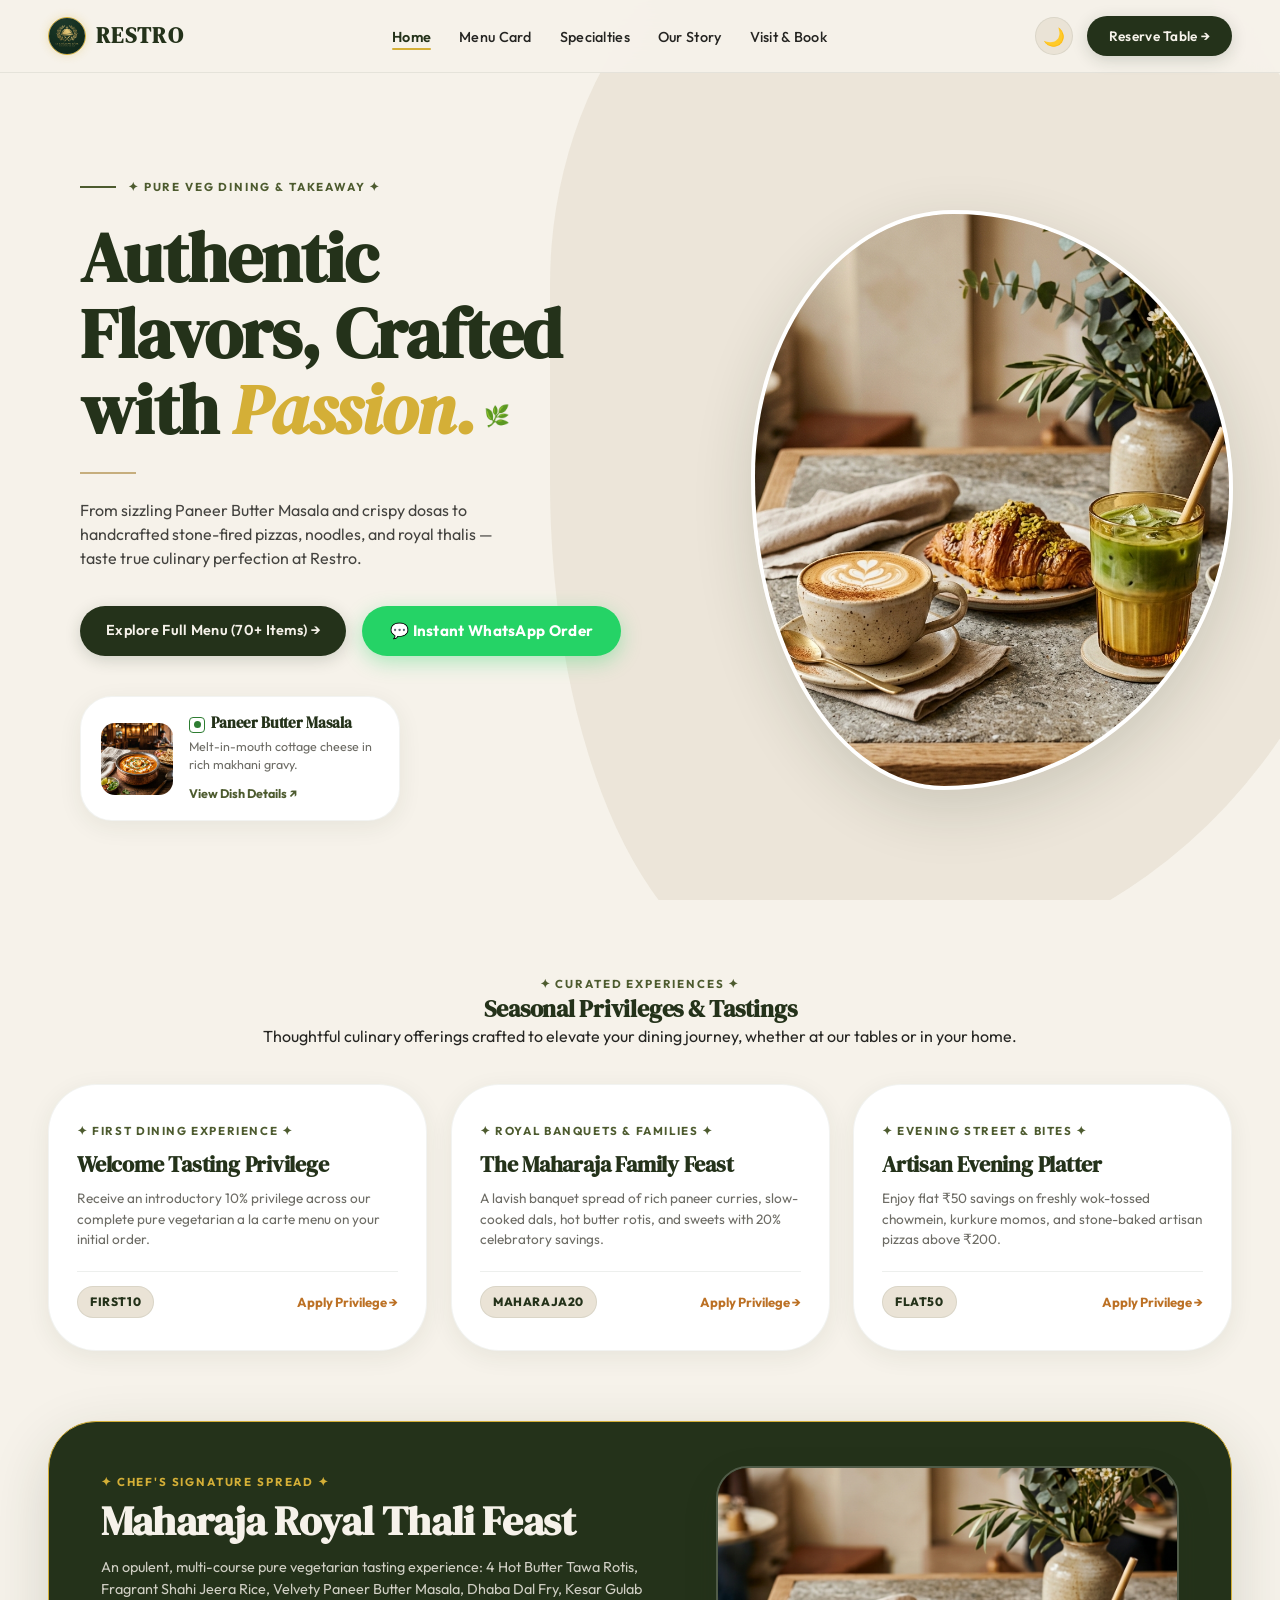
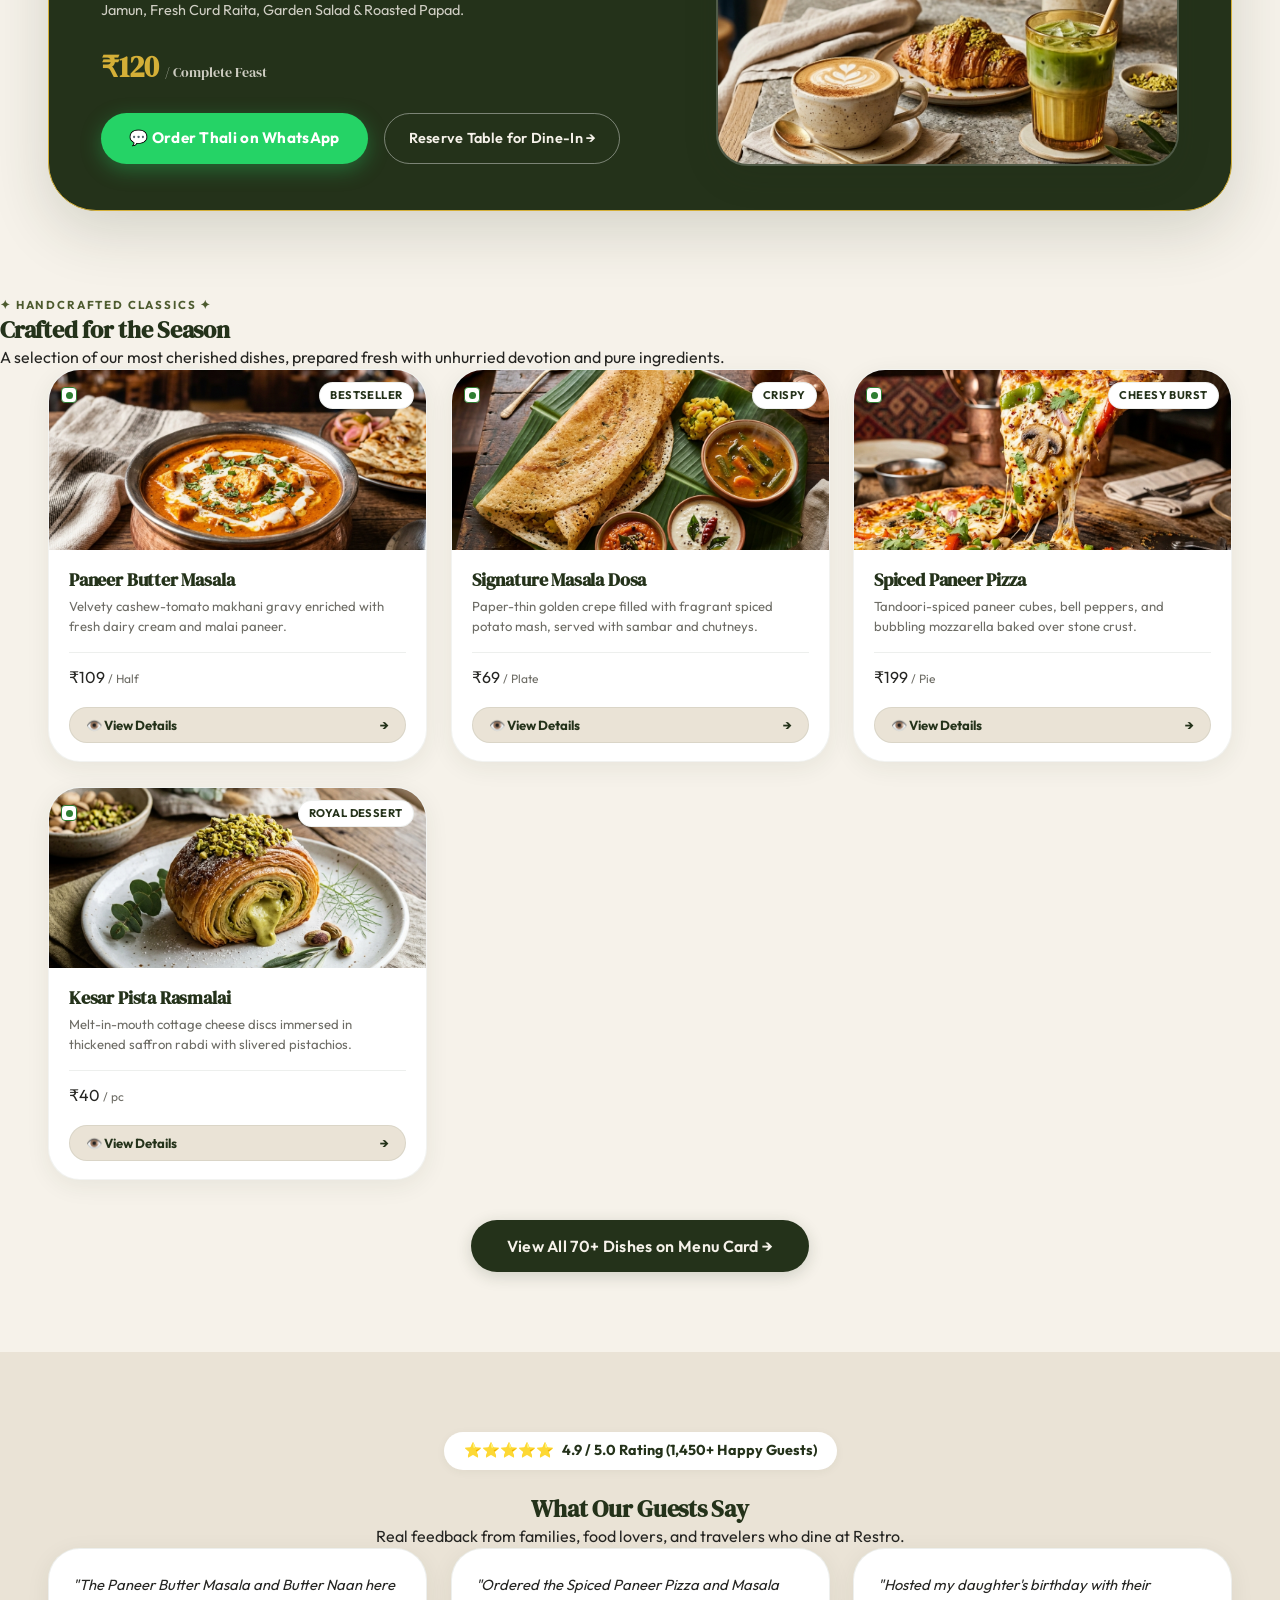
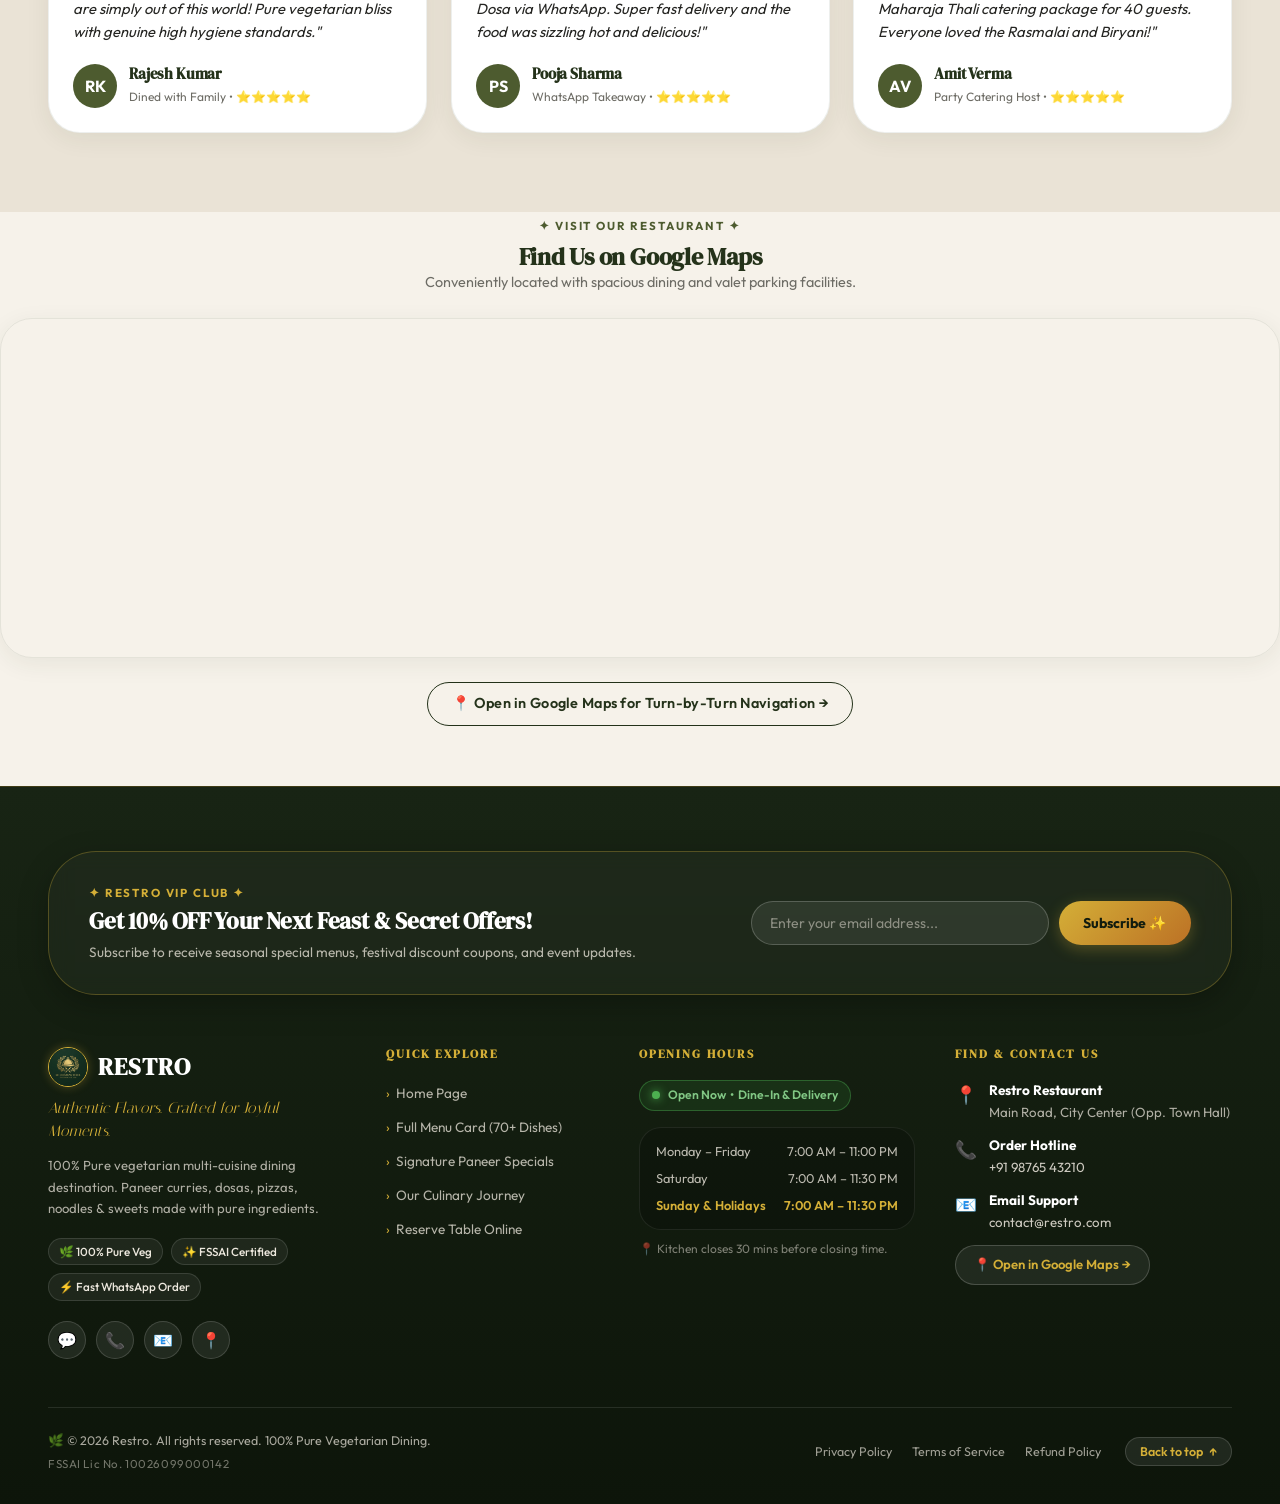
<file: index.html>
<!DOCTYPE html>
<html lang="en" data-theme="light">
<head>
  <meta charset="UTF-8" />
  <meta name="viewport" content="width=device-width, initial-scale=1.0" />
  <title>Restro — 100% Pure Veg Fine Dining, Table Booking & Takeaway</title>
  <meta name="description" content="Restro — Exquisite pure veg dining with rich curries, stone-baked pizzas, crispy dosas, Chinese delights, and traditional sweets. Order via WhatsApp or book a table." />
  <link rel="stylesheet" href="css/style.css" />
</head>
<body>

  <!-- ── NAVBAR ── -->
  <nav class="navbar" id="navbar">
    <div class="nav-left">
      <div class="nav-logo" onclick="window.location.href='index.html'">
        <img src="assets/images/restro_logo.png" alt="Restro Logo" class="nav-logo-img" />
        <span class="nav-logo-text">RESTRO</span>
      </div>
    </div>

    <ul class="nav-links">
      <li><a href="index.html" class="active" id="nav-home">Home</a></li>
      <li><a href="menu.html" id="nav-menu">Menu Card</a></li>
      <li><a href="menu.html#curries" id="nav-specialties">Specialties</a></li>
      <li><a href="story.html" id="nav-story">Our Story</a></li>
      <li><a href="visit.html" id="nav-visit">Visit & Book</a></li>
    </ul>

    <div class="nav-right-actions">
      <!-- Theme Switcher (Dark Luxury Mode) -->
      <button class="theme-toggle-btn" aria-label="Toggle Dark Mode">🌙</button>

      <a href="visit.html#reservation-form" class="btn-primary" style="padding:10px 22px; font-size:0.85rem;" id="btn-reserve-nav">Reserve Table →</a>

      <button class="mobile-menu-btn" id="mobileMenuBtn" aria-label="Toggle Menu">
        <span></span><span></span><span></span>
      </button>
    </div>
  </nav>

  <!-- ── MOBILE DRAWER ── -->
  <div class="mobile-drawer-overlay" id="mobileOverlay"></div>
  <div class="mobile-drawer" id="mobileDrawer">
    <div class="mobile-drawer-links">
      <div style="font-size:0.75rem; letter-spacing:0.15em; text-transform:uppercase; color:var(--moss); font-weight:700; margin-bottom:12px;">Navigation</div>
      <a href="index.html">Home <span>→</span></a>
      <a href="menu.html">Full Menu Card (70+ Dishes) <span>→</span></a>
      <a href="menu.html#curries">Chef's Specialties <span>→</span></a>
      <a href="story.html">Our Story <span>→</span></a>
      <a href="visit.html">Visit & Reservations <span>→</span></a>
    </div>
    <div style="display:flex; flex-direction:column; gap:10px;">
      <a href="https://wa.me/919876543210?text=Hello%20Restro%2C%20I%20want%20to%20order" target="_blank" class="btn-whatsapp" style="width:100%; text-decoration:none;">
        💬 Order on WhatsApp
      </a>
      <a href="visit.html#reservation-form" class="btn-primary" style="width:100%;">Book a Table ✦</a>
      <p style="font-size:0.75rem; color:var(--text-muted); text-align:center; margin-top:8px;">100% Pure Vegetarian Dining</p>
    </div>
  </div>

  <!-- ── HERO SECTION ── -->
  <section class="hero" id="home">
    <div class="hero-bg-blob"></div>

    <div class="hero-content">
      <div class="hero-eyebrow">
        <div class="hero-eyebrow-line"></div>
        <span class="label-sm">✦ Pure Veg Dining & Takeaway ✦</span>
      </div>

      <h1 class="hero-title">
        Authentic<br>
        Flavors, Crafted<br>
        with <em>Passion.</em><span class="hero-leaf">🌿</span>
      </h1>

      <div class="hero-divider"></div>

      <p class="hero-desc">
        From sizzling Paneer Butter Masala and crispy dosas to handcrafted stone-fired pizzas, noodles, and royal thalis — taste true culinary perfection at Restro.
      </p>

      <div class="hero-actions">
        <a href="menu.html" class="btn-primary" id="btn-explore-menu">Explore Full Menu (70+ Items) →</a>
        <a href="https://wa.me/919876543210?text=Hello%20Restro%2C%20I%20want%20to%20place%20an%20order" target="_blank" class="btn-whatsapp" id="btn-order-wa" style="text-decoration:none;">💬 Instant WhatsApp Order</a>
      </div>

      <div class="hero-feature-card fade-up" onclick="window.location.href='menu.html'">
        <img src="assets/images/paneer_butter_masala.png" alt="Paneer Butter Masala" class="hero-feature-card-img" />
        <div>
          <div style="display:flex; align-items:center; gap:6px; margin-bottom:2px;">
            <span class="veg-badge"></span>
            <h4>Paneer Butter Masala</h4>
          </div>
          <p>Melt-in-mouth cottage cheese in rich makhani gravy.</p>
          <div class="hero-feature-link">View Dish Details ↗</div>
        </div>
      </div>
    </div>

    <div class="hero-image-col">
      <img src="assets/images/hero_food.png" alt="Restro Feast" class="hero-main-img" />
    </div>
  </section>

  <!-- ── CURATED EXPERIENCES & DINING PRIVILEGES (REDESIGNED) ── -->
  <section class="curated-experiences-section" id="curated-privileges">
    <div style="text-align:center;">
      <div class="section-label label-sm">✦ Curated Experiences ✦</div>
      <h2 class="section-title">Seasonal Privileges & Tastings</h2>
      <p class="section-subtitle">Thoughtful culinary offerings crafted to elevate your dining journey, whether at our tables or in your home.</p>
    </div>

    <div class="experience-cards-grid">
      <!-- Privilege Card 1 -->
      <div class="curated-card fade-up">
        <div>
          <div class="curated-card-badge">✦ First Dining Experience ✦</div>
          <h3>Welcome Tasting Privilege</h3>
          <p>Receive an introductory 10% privilege across our complete pure vegetarian a la carte menu on your initial order.</p>
        </div>
        <div class="privilege-action-row">
          <span class="privilege-code-pill">FIRST10</span>
          <div class="btn-claim-privilege" onclick="applyCouponCode('FIRST10')">
            Apply Privilege →
          </div>
        </div>
      </div>

      <!-- Privilege Card 2 -->
      <div class="curated-card fade-up" style="transition-delay:0.1s;">
        <div>
          <div class="curated-card-badge">✦ Royal Banquets & Families ✦</div>
          <h3>The Maharaja Family Feast</h3>
          <p>A lavish banquet spread of rich paneer curries, slow-cooked dals, hot butter rotis, and sweets with 20% celebratory savings.</p>
        </div>
        <div class="privilege-action-row">
          <span class="privilege-code-pill">MAHARAJA20</span>
          <div class="btn-claim-privilege" onclick="applyCouponCode('MAHARAJA20')">
            Apply Privilege →
          </div>
        </div>
      </div>

      <!-- Privilege Card 3 -->
      <div class="curated-card fade-up" style="transition-delay:0.2s;">
        <div>
          <div class="curated-card-badge">✦ Evening Street & Bites ✦</div>
          <h3>Artisan Evening Platter</h3>
          <p>Enjoy flat ₹50 savings on freshly wok-tossed chowmein, kurkure momos, and stone-baked artisan pizzas above ₹200.</p>
        </div>
        <div class="privilege-action-row">
          <span class="privilege-code-pill">FLAT50</span>
          <div class="btn-claim-privilege" onclick="applyCouponCode('FLAT50')">
            Apply Privilege →
          </div>
        </div>
      </div>
    </div>
  </section>

  <!-- ── CHEF'S SPECIAL FEAST WIDE BANNER (CINDER & DEW STYLE) ── -->
  <section style="padding: 0 48px; max-width:1400px; margin:0 auto;">
    <div class="chef-highlight-banner fade-up">
      <div class="chef-highlight-content">
        <div class="label-sm" style="color:var(--gold); margin-bottom:8px;">✦ CHEF'S SIGNATURE SPREAD ✦</div>
        <h2 class="chef-highlight-title">Maharaja Royal Thali Feast</h2>
        <p class="chef-highlight-desc">
          An opulent, multi-course pure vegetarian tasting experience: 4 Hot Butter Tawa Rotis, Fragrant Shahi Jeera Rice, Velvety Paneer Butter Masala, Dhaba Dal Fry, Kesar Gulab Jamun, Fresh Curd Raita, Garden Salad & Roasted Papad.
        </p>
        <div class="chef-highlight-price-row">
          <div class="chef-highlight-price">₹120 <span style="font-size:0.85rem; font-weight:400; opacity:0.8; color:var(--text-inverse);">/ Complete Feast</span></div>
        </div>
        <div style="display:flex; gap:16px; flex-wrap:wrap;">
          <a href="https://wa.me/919876543210?text=Hello%20Restro%2C%20I%20want%20to%20order%20Maharaja%20Royal%20Thali%20Feast" target="_blank" class="btn-whatsapp" style="text-decoration:none;">
            💬 Order Thali on WhatsApp
          </a>
          <a href="visit.html#reservation-form" class="btn-secondary" style="color:var(--text-inverse); border-color:rgba(255,255,255,0.4);">
            Reserve Table for Dine-In →
          </a>
        </div>
      </div>

      <div>
        <img src="assets/images/hero_food.png" alt="GS Maharaja Thali Feast" class="chef-highlight-img" />
      </div>
    </div>
  </section>

  <!-- ── POPULAR SIGNATURE DISHES ── -->
  <section class="signature-section" id="signature" style="padding-top:20px;">
    <div class="section-label label-sm">✦ Handcrafted Classics ✦</div>
    <h2 class="section-title">Crafted for the Season</h2>
    <p class="section-subtitle">A selection of our most cherished dishes, prepared fresh with unhurried devotion and pure ingredients.</p>

    <div class="menu-section-container" style="padding-top:0;">
      <div class="dish-grid">
        <!-- 1. Paneer Butter Masala -->
        <div class="dish-card fade-up">
          <div class="dish-img-wrap" onclick="openDishModal('paneer-butter-masala')">
            <img src="assets/images/paneer_butter_masala.png" alt="Paneer Butter Masala" class="dish-img" />
            <div class="dish-top-badges">
              <span class="veg-badge"></span>
              <span class="dish-tag">Bestseller</span>
            </div>
          </div>
          <div class="dish-body">
            <div class="dish-header" onclick="openDishModal('paneer-butter-masala')">
              <h3 class="dish-title">Paneer Butter Masala</h3>
            </div>
            <p class="dish-desc">Velvety cashew-tomato makhani gravy enriched with fresh dairy cream and malai paneer.</p>
            <div class="dish-pricing-area">
              <div class="dish-footer-row" onclick="openDishModal('paneer-butter-masala')">
                <div class="dish-price"><span class="dish-price-prefix">₹</span>109 <span style="font-size:0.75rem; color:var(--text-muted); font-weight:400;">/ Half</span></div>
              </div>
              <button type="button" class="btn-view-detail" onclick="openDishModal('paneer-butter-masala')">
                <span>👁️ View Details</span> <span>→</span>
              </button>
            </div>
          </div>
        </div>

        <!-- 2. Masala Dosa -->
        <div class="dish-card fade-up" style="transition-delay:0.1s">
          <div class="dish-img-wrap" onclick="openDishModal('masala-dosa')">
            <img src="assets/images/masala_dosa.png" alt="Masala Dosa" class="dish-img" />
            <div class="dish-top-badges">
              <span class="veg-badge"></span>
              <span class="dish-tag">Crispy</span>
            </div>
          </div>
          <div class="dish-body">
            <div class="dish-header" onclick="openDishModal('masala-dosa')">
              <h3 class="dish-title">Signature Masala Dosa</h3>
            </div>
            <p class="dish-desc">Paper-thin golden crepe filled with fragrant spiced potato mash, served with sambar and chutneys.</p>
            <div class="dish-pricing-area">
              <div class="dish-footer-row" onclick="openDishModal('masala-dosa')">
                <div class="dish-price"><span class="dish-price-prefix">₹</span>69 <span style="font-size:0.75rem; color:var(--text-muted); font-weight:400;">/ Plate</span></div>
              </div>
              <button type="button" class="btn-view-detail" onclick="openDishModal('masala-dosa')">
                <span>👁️ View Details</span> <span>→</span>
              </button>
            </div>
          </div>
        </div>

        <!-- 3. Paneer Tikka Pizza -->
        <div class="dish-card fade-up" style="transition-delay:0.2s">
          <div class="dish-img-wrap" onclick="openDishModal('paneer-pizza')">
            <img src="assets/images/pizza.png" alt="Paneer Pizza" class="dish-img" />
            <div class="dish-top-badges">
              <span class="veg-badge"></span>
              <span class="dish-tag">Cheesy Burst</span>
            </div>
          </div>
          <div class="dish-body">
            <div class="dish-header" onclick="openDishModal('paneer-pizza')">
              <h3 class="dish-title">Spiced Paneer Pizza</h3>
            </div>
            <p class="dish-desc">Tandoori-spiced paneer cubes, bell peppers, and bubbling mozzarella baked over stone crust.</p>
            <div class="dish-pricing-area">
              <div class="dish-footer-row" onclick="openDishModal('paneer-pizza')">
                <div class="dish-price"><span class="dish-price-prefix">₹</span>199 <span style="font-size:0.75rem; color:var(--text-muted); font-weight:400;">/ Pie</span></div>
              </div>
              <button type="button" class="btn-view-detail" onclick="openDishModal('paneer-pizza')">
                <span>👁️ View Details</span> <span>→</span>
              </button>
            </div>
          </div>
        </div>

        <!-- 4. Kesar Pista Rasmalai -->
        <div class="dish-card fade-up" style="transition-delay:0.3s">
          <div class="dish-img-wrap" onclick="openDishModal('rasmalai')">
            <img src="assets/images/menu_pastry.png" alt="Kesar Rasmalai" class="dish-img" />
            <div class="dish-top-badges">
              <span class="veg-badge"></span>
              <span class="dish-tag">Royal Dessert</span>
            </div>
          </div>
          <div class="dish-body">
            <div class="dish-header" onclick="openDishModal('rasmalai')">
              <h3 class="dish-title">Kesar Pista Rasmalai</h3>
            </div>
            <p class="dish-desc">Melt-in-mouth cottage cheese discs immersed in thickened saffron rabdi with slivered pistachios.</p>
            <div class="dish-pricing-area">
              <div class="dish-footer-row" onclick="openDishModal('rasmalai')">
                <div class="dish-price"><span class="dish-price-prefix">₹</span>40 <span style="font-size:0.75rem; color:var(--text-muted); font-weight:400;">/ pc</span></div>
              </div>
              <button type="button" class="btn-view-detail" onclick="openDishModal('rasmalai')">
                <span>👁️ View Details</span> <span>→</span>
              </button>
            </div>
          </div>
        </div>
      </div>

      <div style="text-align:center; margin-top:40px;">
        <a href="menu.html" class="btn-primary" style="padding:14px 36px; font-size:1rem;">View All 70+ Dishes on Menu Card →</a>
      </div>
    </div>
  </section>



  <!-- ── CUSTOMER REVIEWS & RATINGS ── -->
  <section class="reviews-section" id="reviews">
    <div style="text-align:center;">
      <div class="rating-summary-badge">
        <span class="star-stars">⭐⭐⭐⭐⭐</span> 4.9 / 5.0 Rating (1,450+ Happy Guests)
      </div>
      <h2 class="section-title">What Our Guests Say</h2>
      <p class="section-subtitle">Real feedback from families, food lovers, and travelers who dine at Restro.</p>
    </div>

    <div class="reviews-carousel-track">
      <div class="review-card fade-up">
        <p class="review-quote">"The Paneer Butter Masala and Butter Naan here are simply out of this world! Pure vegetarian bliss with genuine high hygiene standards."</p>
        <div class="reviewer-info">
          <div class="reviewer-avatar">RK</div>
          <div class="reviewer-meta">
            <h5>Rajesh Kumar</h5>
            <span>Dined with Family • ⭐⭐⭐⭐⭐</span>
          </div>
        </div>
      </div>

      <div class="review-card fade-up" style="transition-delay:0.1s;">
        <p class="review-quote">"Ordered the Spiced Paneer Pizza and Masala Dosa via WhatsApp. Super fast delivery and the food was sizzling hot and delicious!"</p>
        <div class="reviewer-info">
          <div class="reviewer-avatar">PS</div>
          <div class="reviewer-meta">
            <h5>Pooja Sharma</h5>
            <span>WhatsApp Takeaway • ⭐⭐⭐⭐⭐</span>
          </div>
        </div>
      </div>

      <div class="review-card fade-up" style="transition-delay:0.2s;">
        <p class="review-quote">"Hosted my daughter's birthday with their Maharaja Thali catering package for 40 guests. Everyone loved the Rasmalai and Biryani!"</p>
        <div class="reviewer-info">
          <div class="reviewer-avatar">AV</div>
          <div class="reviewer-meta">
            <h5>Amit Verma</h5>
            <span>Party Catering Host • ⭐⭐⭐⭐⭐</span>
          </div>
        </div>
      </div>
    </div>
  </section>

  <!-- ── LOCATION & LIVE GOOGLE MAP ── -->
  <section class="section" id="location" style="max-width:1300px; margin:0 auto; padding-bottom:60px;">
    <div style="text-align:center; margin-bottom:24px;">
      <div class="label-sm">✦ Visit Our Restaurant ✦</div>
      <h2 class="section-title" style="margin-top:6px;">Find Us on Google Maps</h2>
      <p style="font-size:0.9rem; color:var(--text-muted);">Conveniently located with spacious dining and valet parking facilities.</p>
    </div>

    <div class="map-embed-wrapper fade-up">
      <iframe class="map-iframe" src="https://www.google.com/maps/embed?pb=!1m18!1m12!1m3!1d120638.11899144865!2d72.8258334!3d19.0821978!2m3!1f0!2f0!3f0!3m2!1i1024!2i768!4f13.1!3m3!1m2!1s0x3be7c6306644edc1%3A0x5da4ed8f8d648c69!2sMumbai%2C%20Maharashtra!5e0!3m2!1sen!2sin!4v1700000000000!5m2!1sen!2sin" allowfullscreen="" loading="lazy" referrerpolicy="no-referrer-when-downgrade"></iframe>
    </div>

    <div style="text-align:center;">
      <a href="https://maps.google.com" target="_blank" class="btn-secondary" style="padding:10px 24px;">📍 Open in Google Maps for Turn-by-Turn Navigation →</a>
    </div>
  </section>

  <!-- ── FOOTER ── -->
  <footer class="footer" id="footer">
    <!-- VIP Newsletter Banner -->
    <div class="footer-vip-bar">
      <div class="footer-vip-content">
        <span class="footer-vip-badge">✦ RESTRO VIP CLUB ✦</span>
        <h3>Get 10% OFF Your Next Feast & Secret Offers!</h3>
        <p>Subscribe to receive seasonal special menus, festival discount coupons, and event updates.</p>
      </div>
      <form class="footer-vip-form" onsubmit="event.preventDefault(); if(this.email.value){ showToast('🎉 Thank you for subscribing to Restro VIP Club!'); this.reset(); }">
        <input type="email" name="email" class="footer-vip-input" placeholder="Enter your email address..." required />
        <button type="submit" class="btn-vip-subscribe">Subscribe ✨</button>
      </form>
    </div>

    <div class="footer-grid">
      <!-- Col 1: Brand & Identity -->
      <div class="footer-brand">
        <div class="footer-logo">
          <img src="assets/images/restro_logo.png" alt="Restro Logo" class="footer-logo-img" />
          <span class="footer-logo-text">RESTRO</span>
        </div>
        <div class="footer-tagline">Authentic Flavors. Crafted for Joyful Moments.</div>
        <p class="footer-bio">100% Pure vegetarian multi-cuisine dining destination. Paneer curries, dosas, pizzas, noodles & sweets made with pure ingredients.</p>
        <div class="footer-trust-badges">
          <span class="trust-badge">🌿 100% Pure Veg</span>
          <span class="trust-badge">✨ FSSAI Certified</span>
          <span class="trust-badge">⚡ Fast WhatsApp Order</span>
        </div>
        <div class="footer-social-icons">
          <a href="#" class="social-icon-btn" title="WhatsApp Order" onclick="openCartModal(); return false;">💬</a>
          <a href="tel:+919876543210" class="social-icon-btn" title="Call Hotline">📞</a>
          <a href="mailto:contact@restro.com" class="social-icon-btn" title="Email Us">📧</a>
          <a href="https://maps.google.com" target="_blank" class="social-icon-btn" title="Google Maps">📍</a>
        </div>
      </div>

      <!-- Col 2: Quick Links -->
      <div class="footer-section">
        <h4>Quick Explore</h4>
        <ul class="footer-links-list">
          <li><a href="index.html"><span>›</span> Home Page</a></li>
          <li><a href="menu.html"><span>›</span> Full Menu Card (70+ Dishes)</a></li>
          <li><a href="menu.html#curries"><span>›</span> Signature Paneer Specials</a></li>
          <li><a href="story.html"><span>›</span> Our Culinary Journey</a></li>
          <li><a href="visit.html#reservation-form"><span>›</span> Reserve Table Online</a></li>
        </ul>
      </div>

      <!-- Col 3: Operating Hours & Live Status -->
      <div class="footer-section">
        <h4>Opening Hours</h4>
        <div class="footer-status-pill">
          <span class="status-dot-live"></span>
          <span>Open Now &nbsp;•&nbsp; Dine-In & Delivery</span>
        </div>
        <div class="hours-card">
          <div class="hours-row">
            <span class="hours-day">Monday – Friday</span>
            <span class="hours-time">7:00 AM – 11:00 PM</span>
          </div>
          <div class="hours-row">
            <span class="hours-day">Saturday</span>
            <span class="hours-time">7:00 AM – 11:30 PM</span>
          </div>
          <div class="hours-row highlight">
            <span class="hours-day">Sunday & Holidays</span>
            <span class="hours-time">7:00 AM – 11:30 PM</span>
          </div>
        </div>
        <p class="hours-note">📍 Kitchen closes 30 mins before closing time.</p>
      </div>

      <!-- Col 4: Find & Contact Us -->
      <div class="footer-section">
        <h4>Find & Contact Us</h4>
        <div class="contact-info-block">
          <div class="contact-item">
            <span class="contact-icon">📍</span>
            <div>
              <strong>Restro Restaurant</strong>
              <p>Main Road, City Center (Opp. Town Hall)</p>
            </div>
          </div>
          <div class="contact-item">
            <span class="contact-icon">📞</span>
            <div>
              <strong>Order Hotline</strong>
              <p><a href="tel:+919876543210">+91 98765 43210</a></p>
            </div>
          </div>
          <div class="contact-item">
            <span class="contact-icon">📧</span>
            <div>
              <strong>Email Support</strong>
              <p><a href="mailto:contact@restro.com">contact@restro.com</a></p>
            </div>
          </div>
        </div>
        <div style="margin-top: 14px;">
          <a href="https://maps.google.com" target="_blank" class="btn-footer-maps">📍 Open in Google Maps →</a>
        </div>
      </div>
    </div>

    <!-- Footer Bottom -->
    <div class="footer-bottom">
      <div class="footer-bottom-left">
        <p>🌿 &copy; 2026 Restro. All rights reserved. 100% Pure Vegetarian Dining.</p>
        <span class="fssai-tag">FSSAI Lic No. 10026099000142</span>
      </div>
      <div class="footer-bottom-right">
        <div class="footer-bottom-links">
          <a href="#">Privacy Policy</a>
          <a href="#">Terms of Service</a>
          <a href="#">Refund Policy</a>
        </div>
        <button type="button" class="back-to-top-btn" onclick="window.scrollTo({top: 0, behavior: 'smooth'})" title="Back to Top">
          <span>Back to top</span> ↑
        </button>
      </div>
    </div>
  </footer>

  <script src="js/main.js"></script>
</body>
</html>
</file>
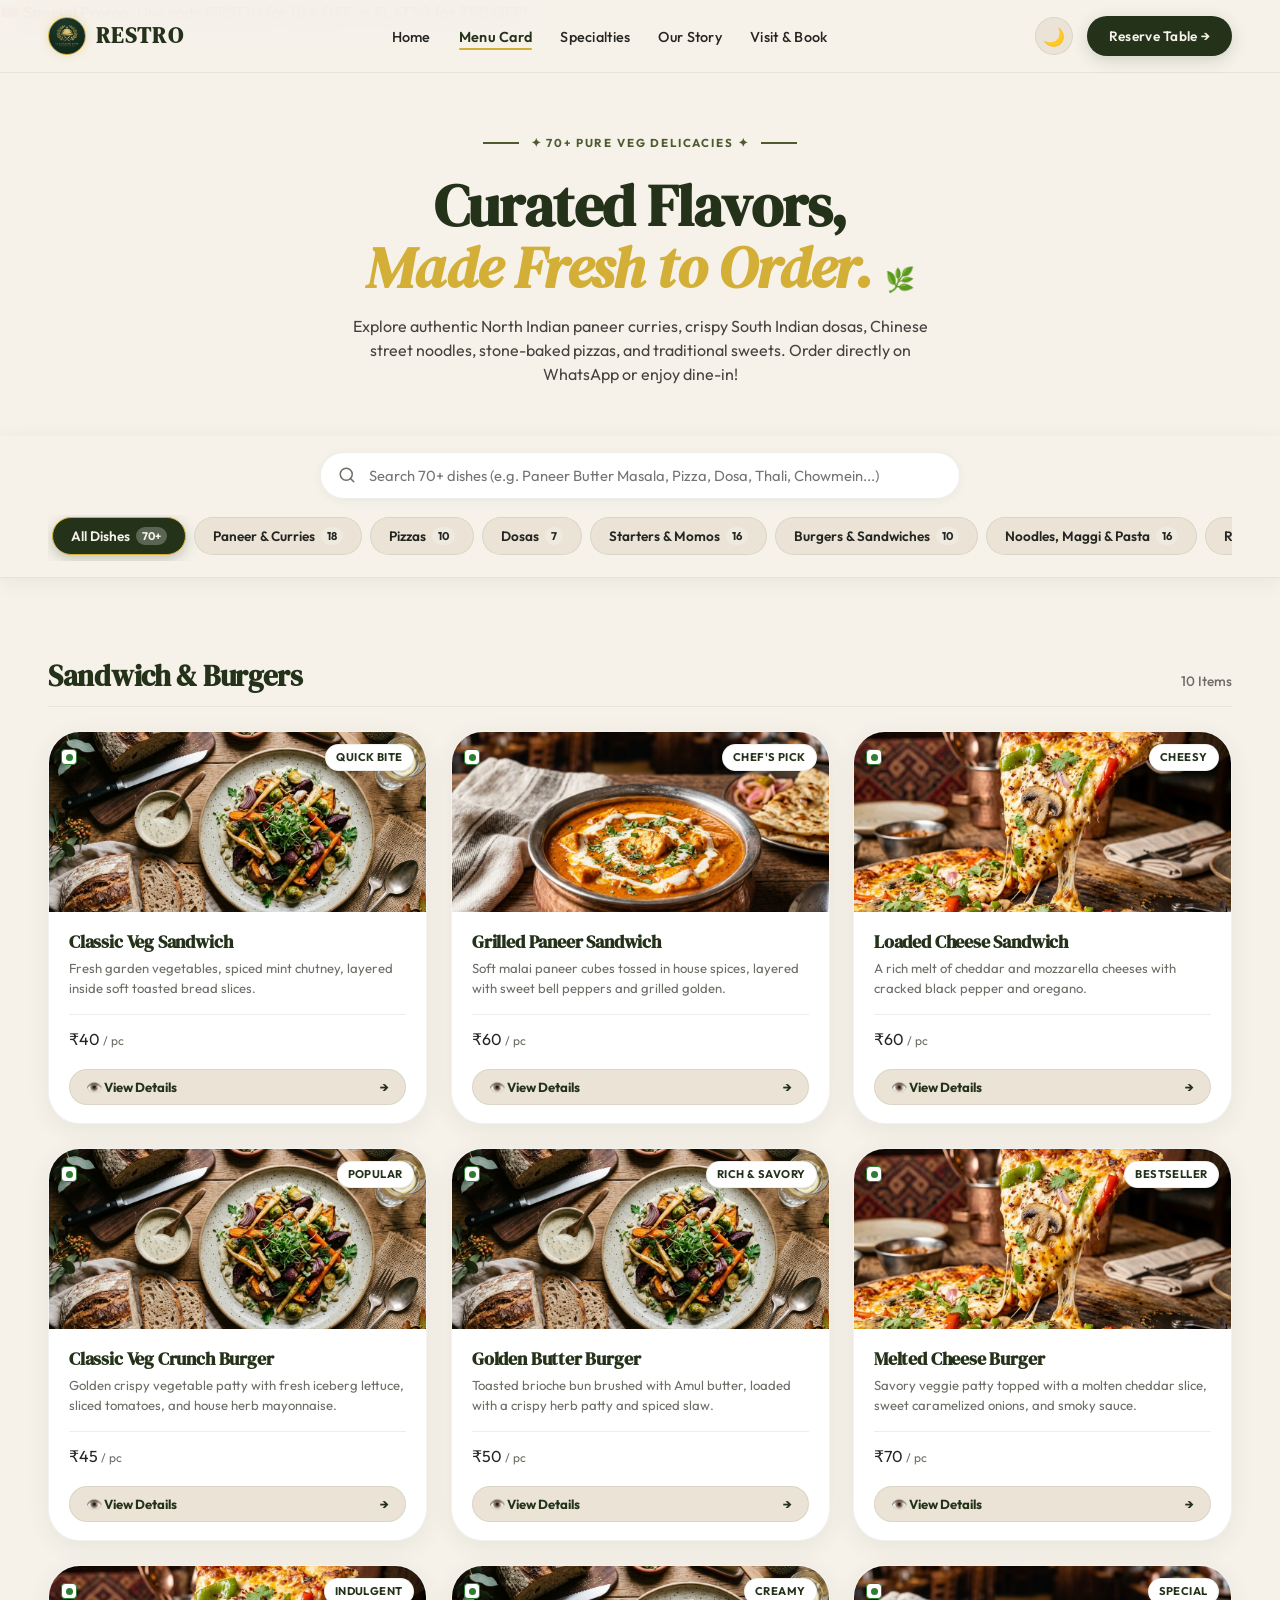
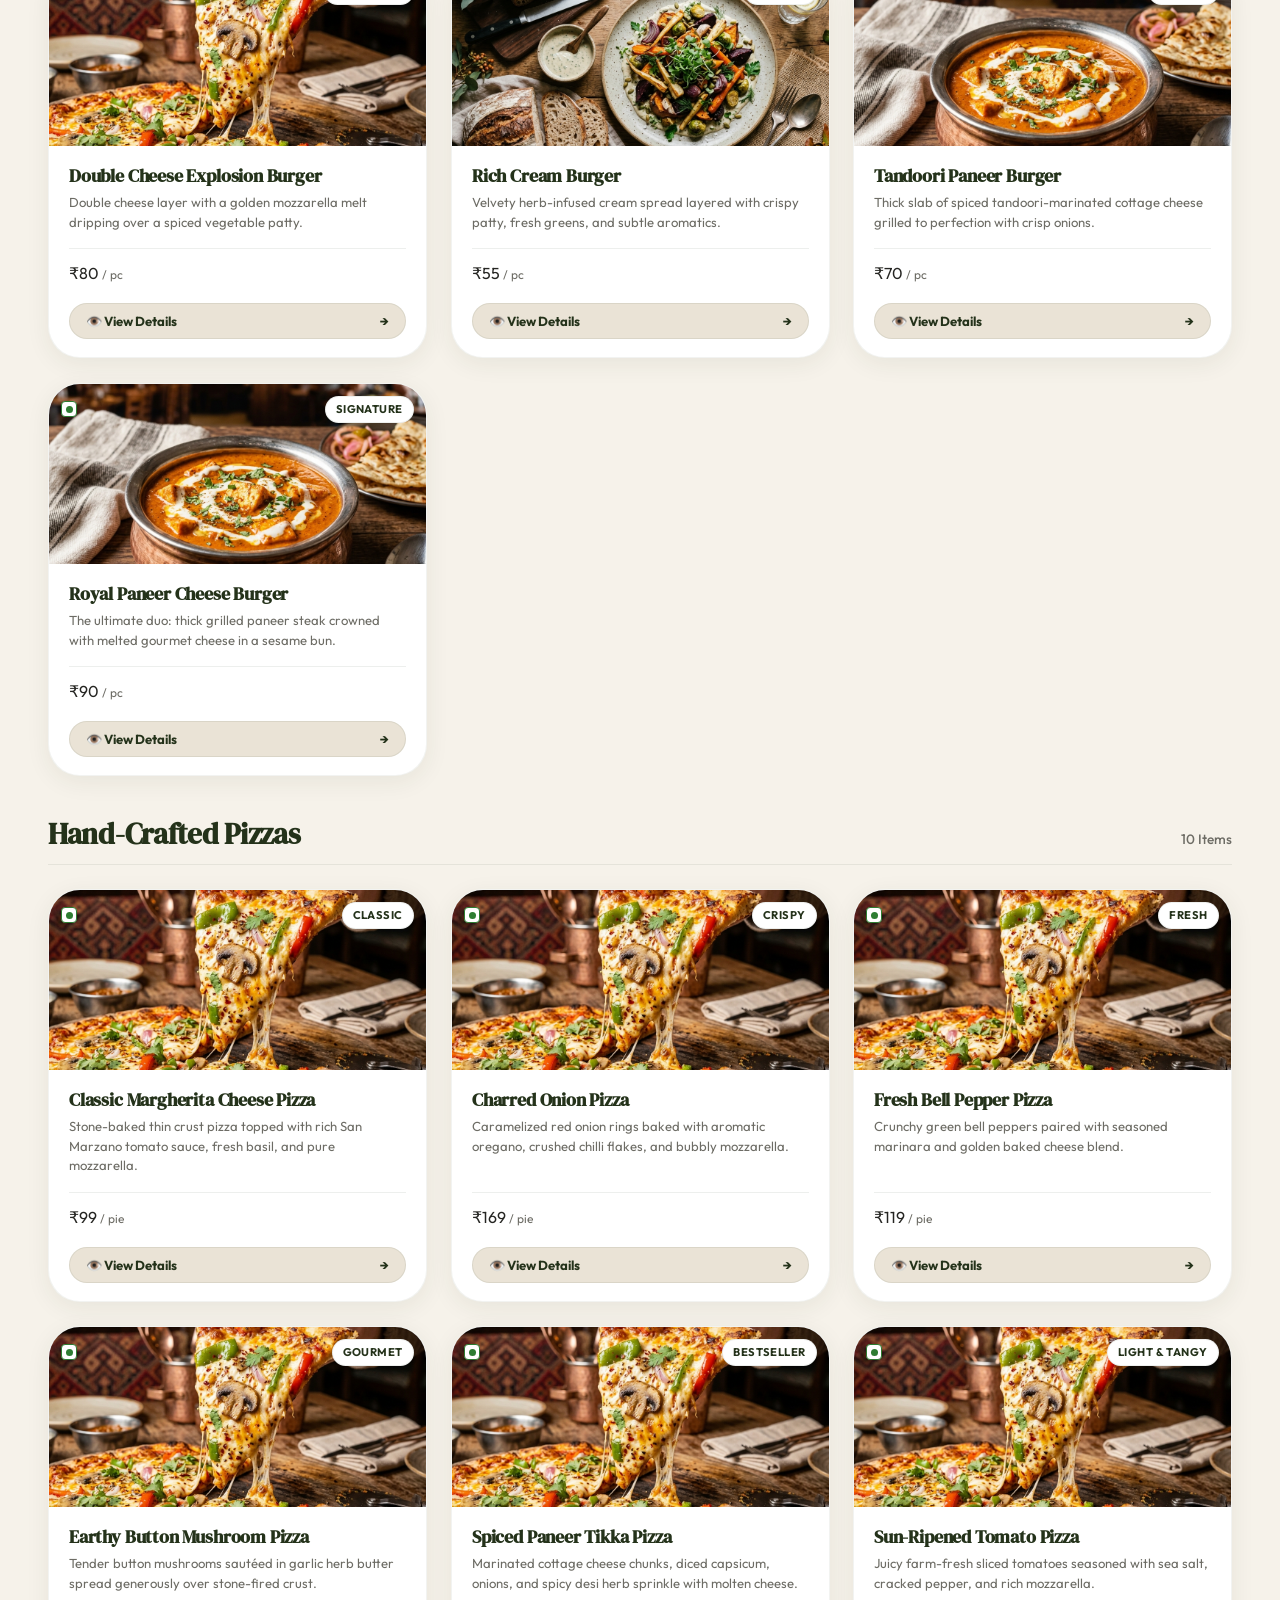
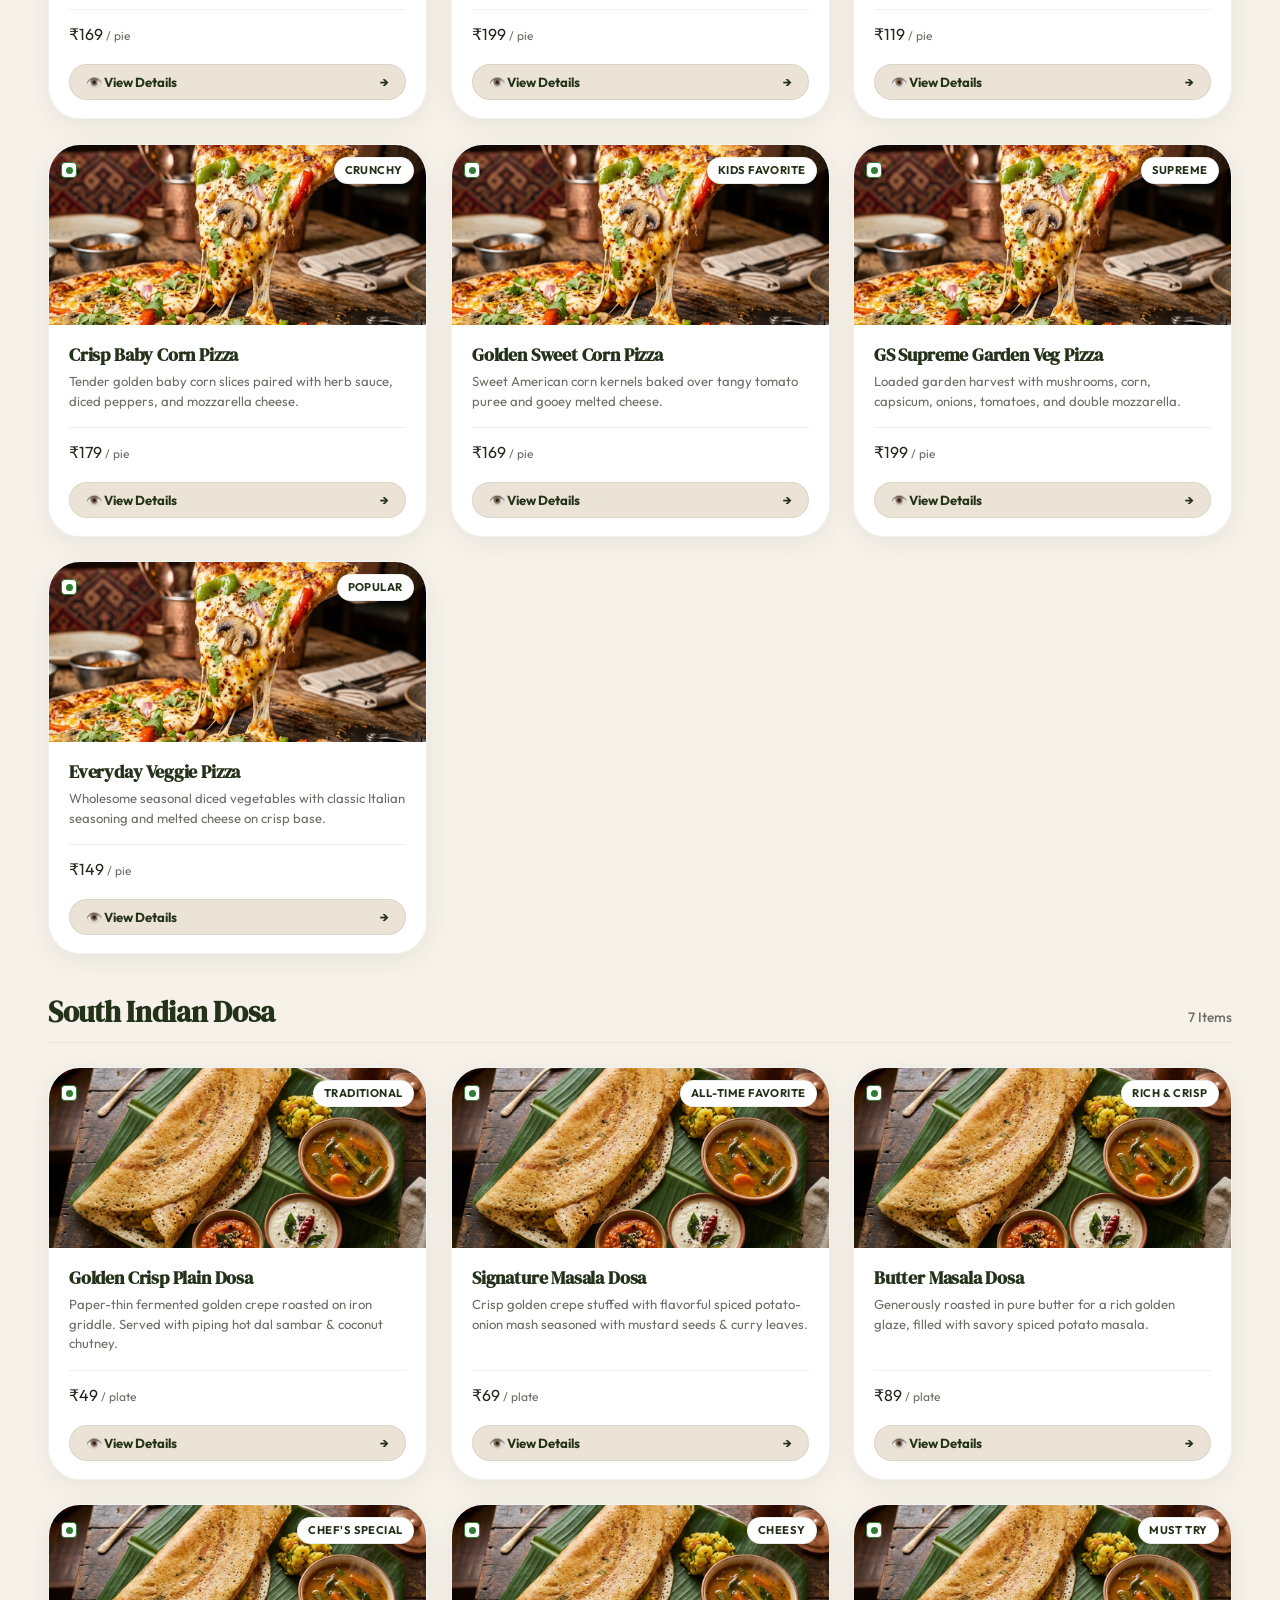
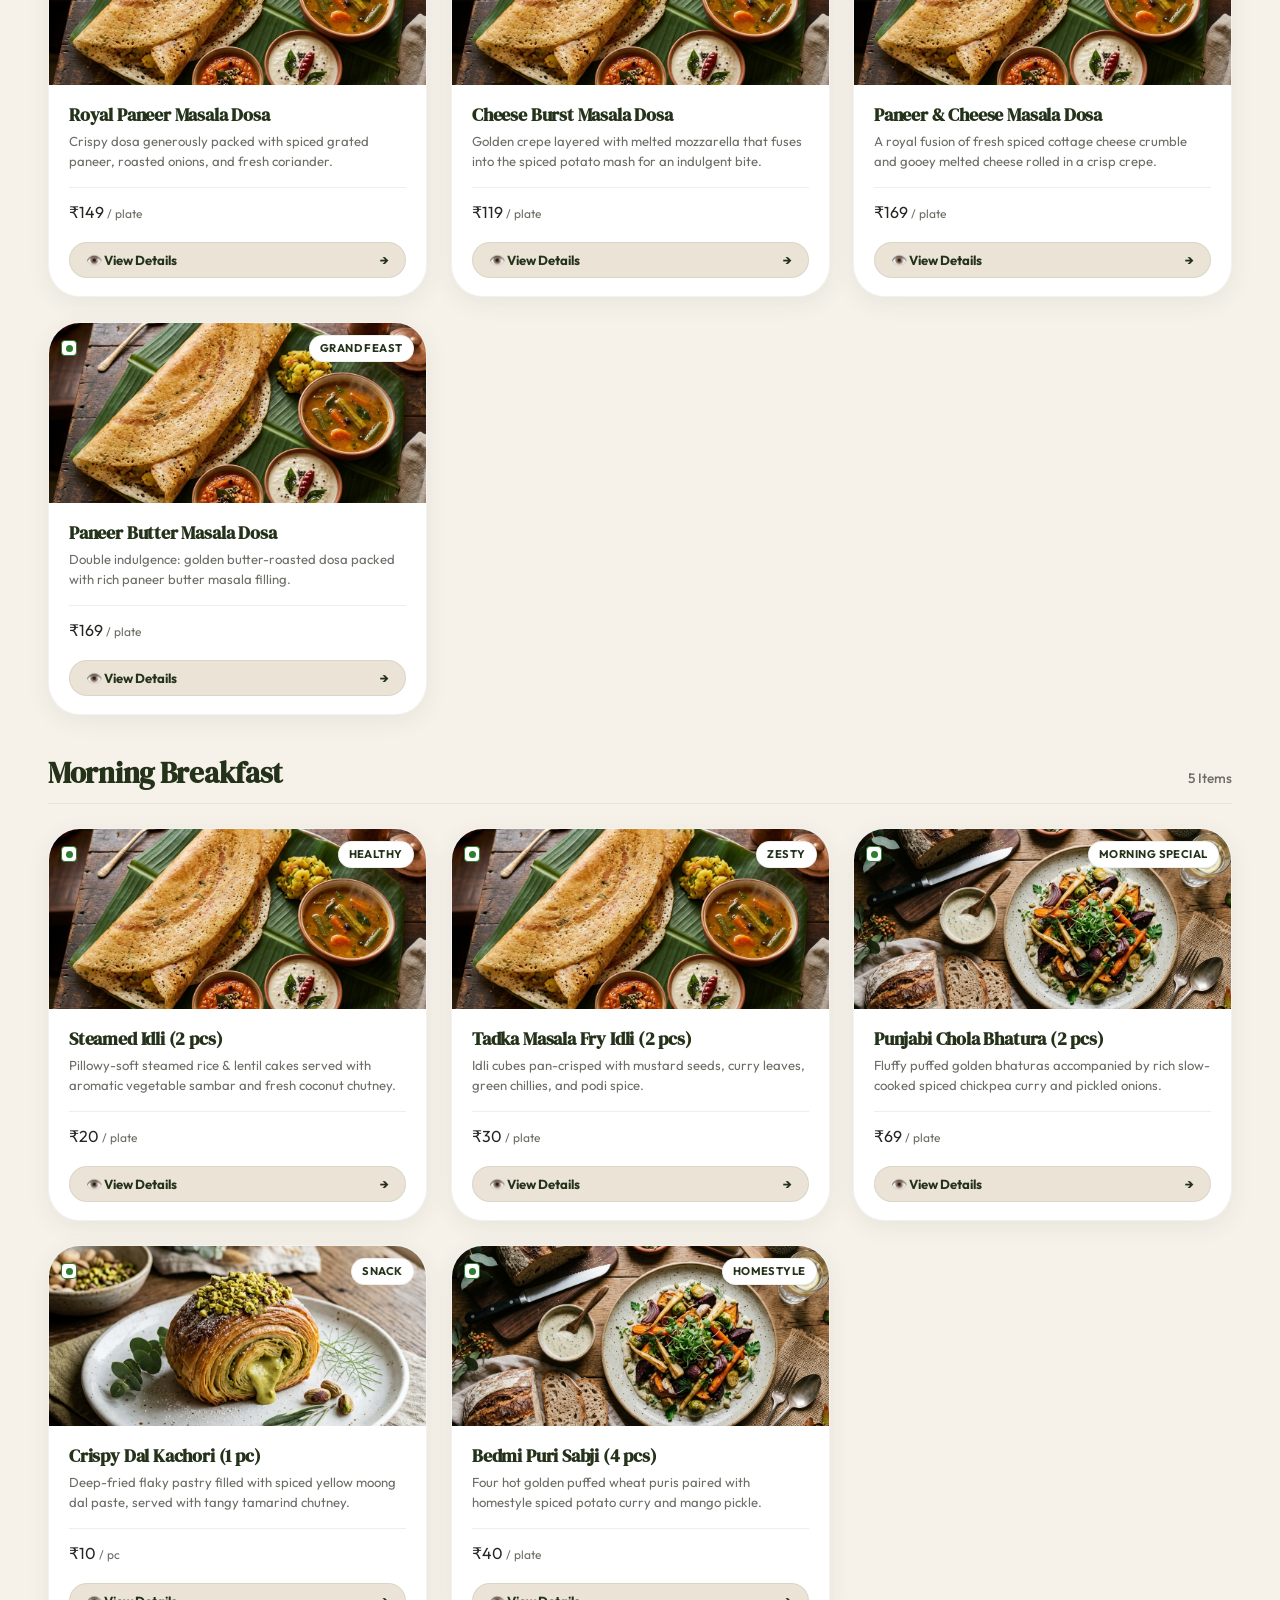
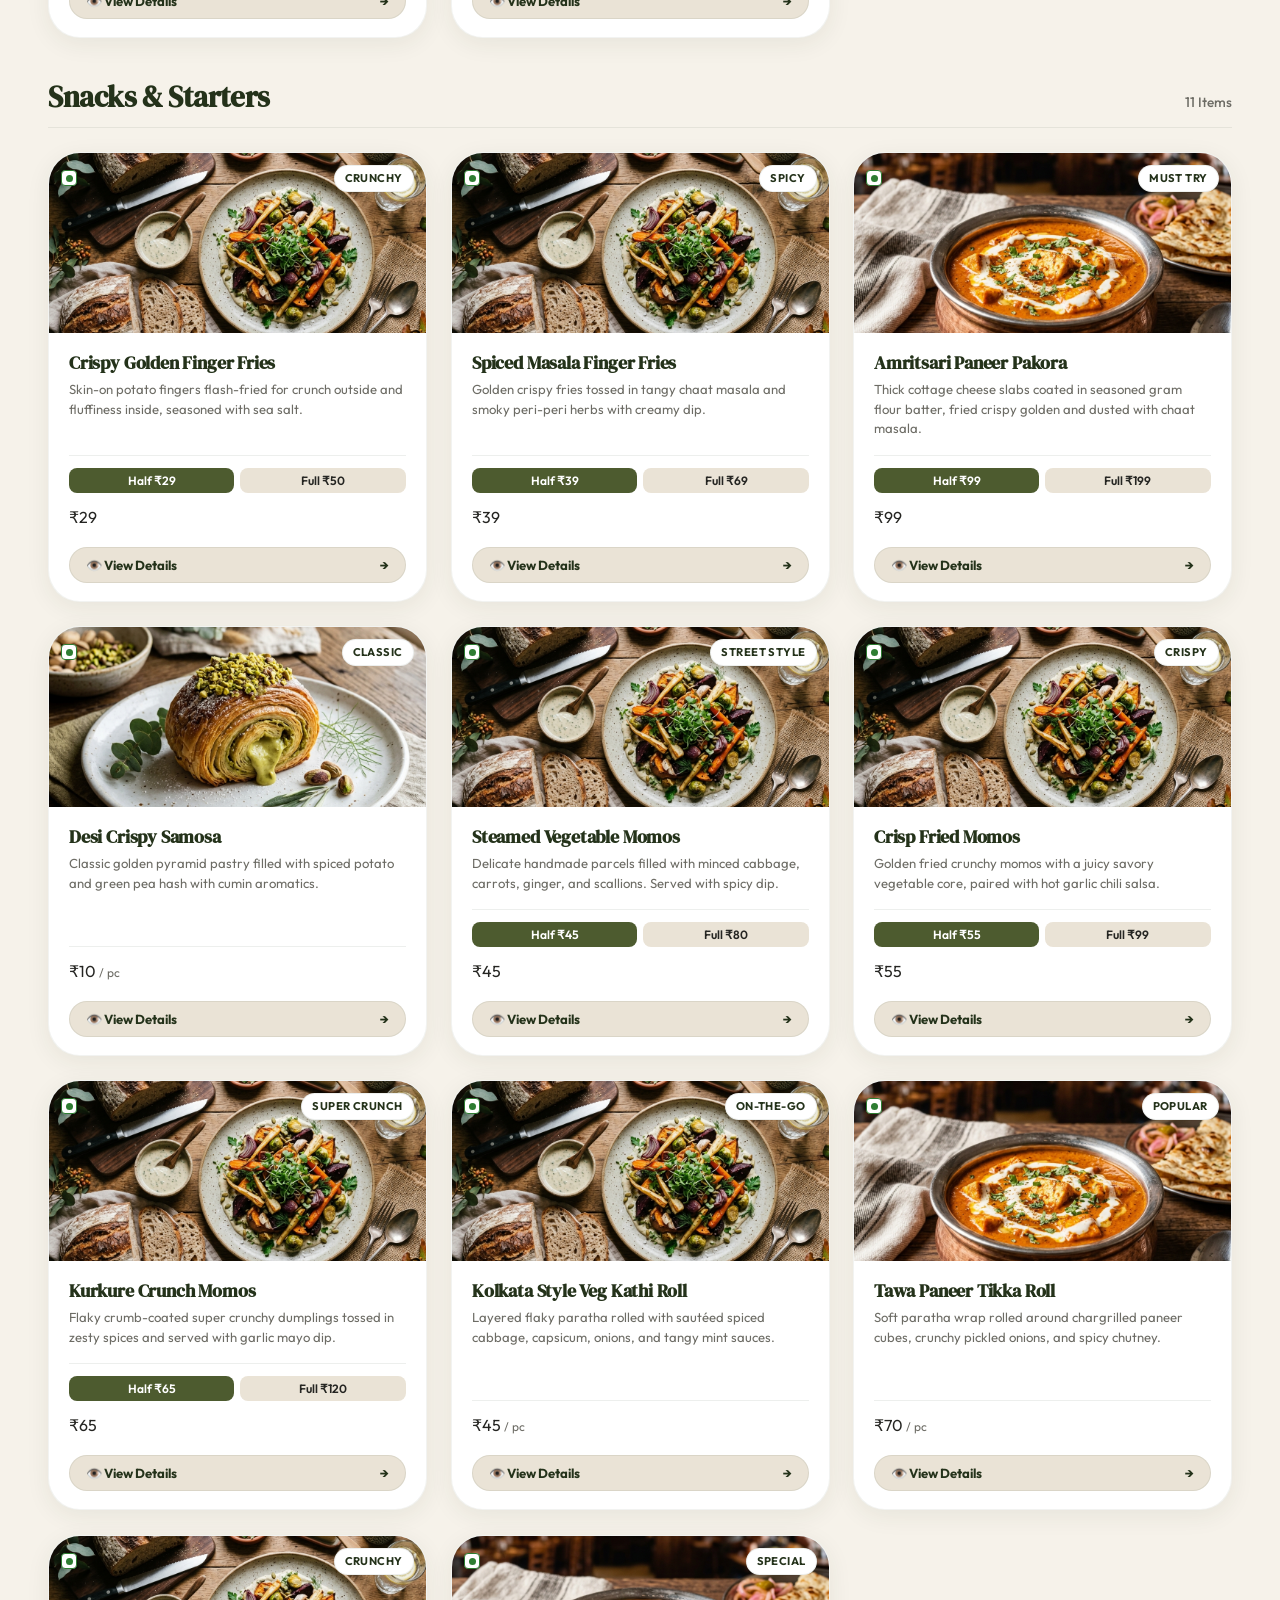
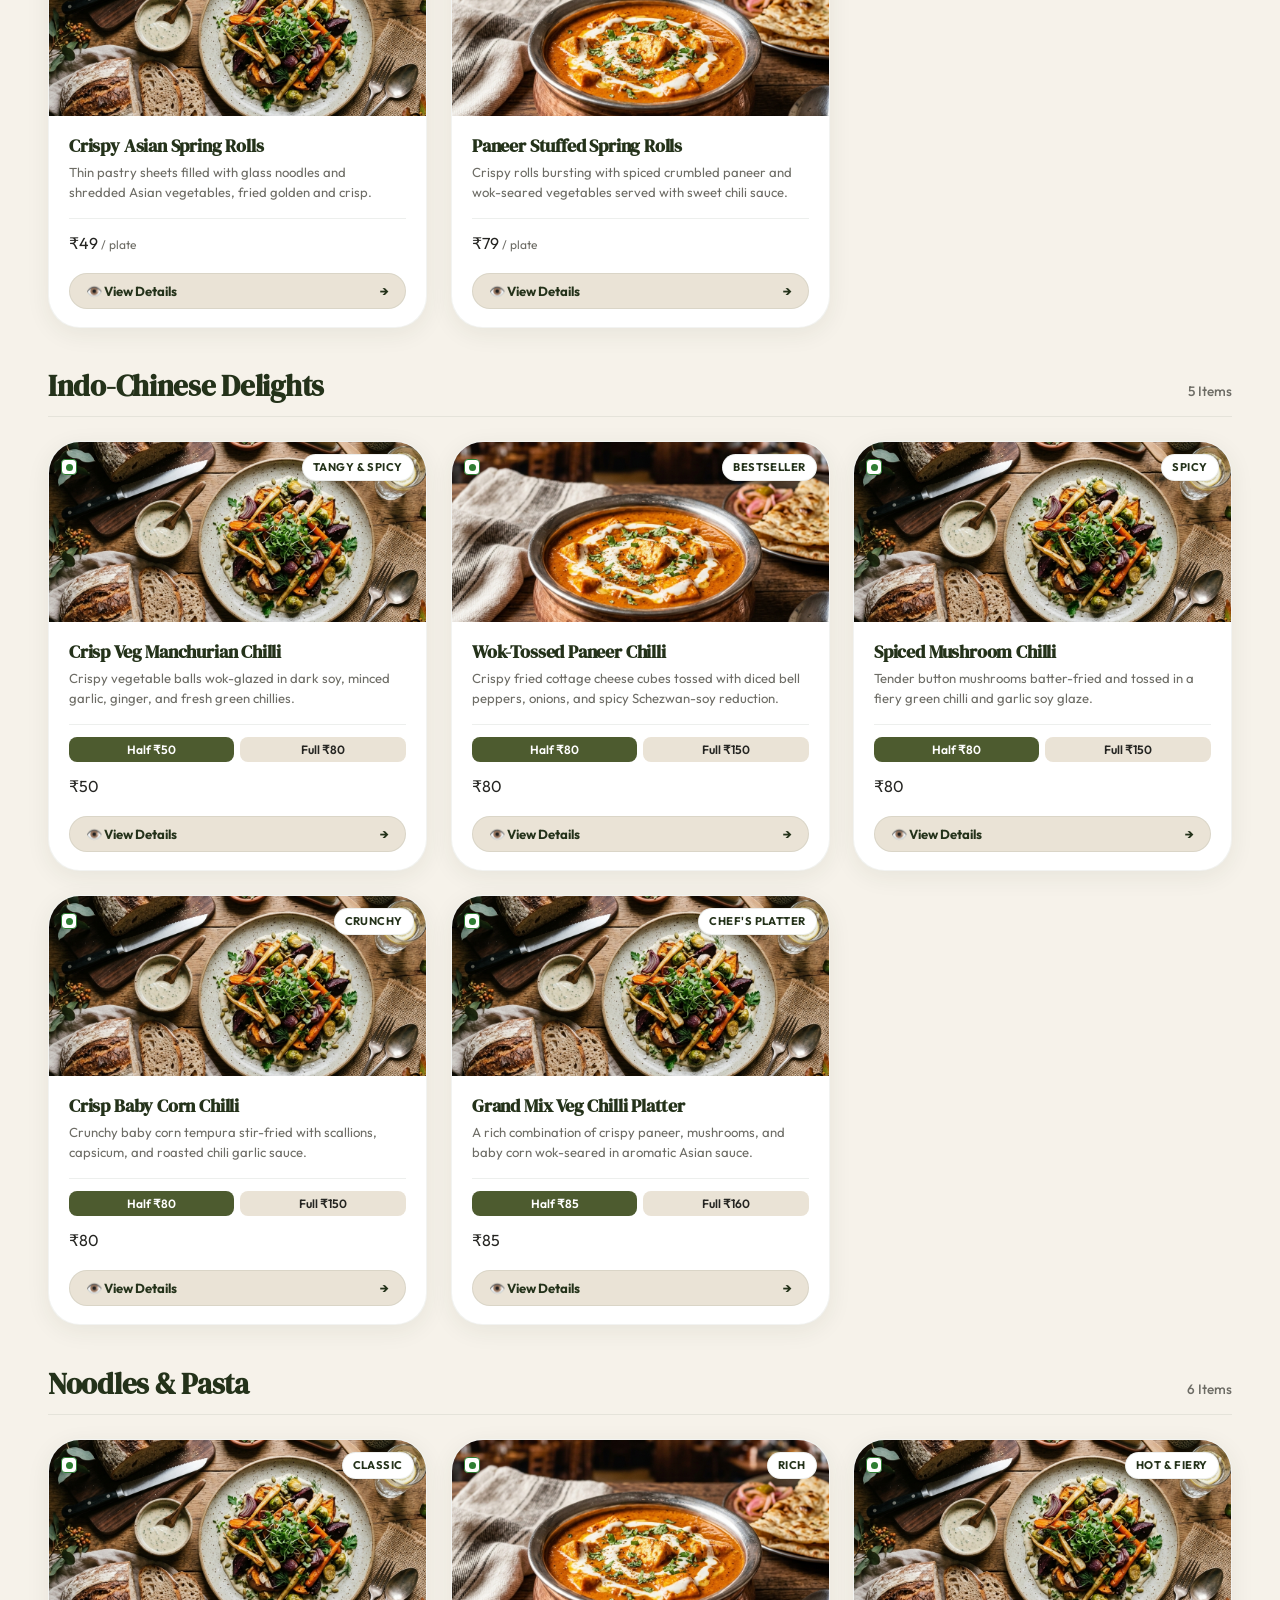
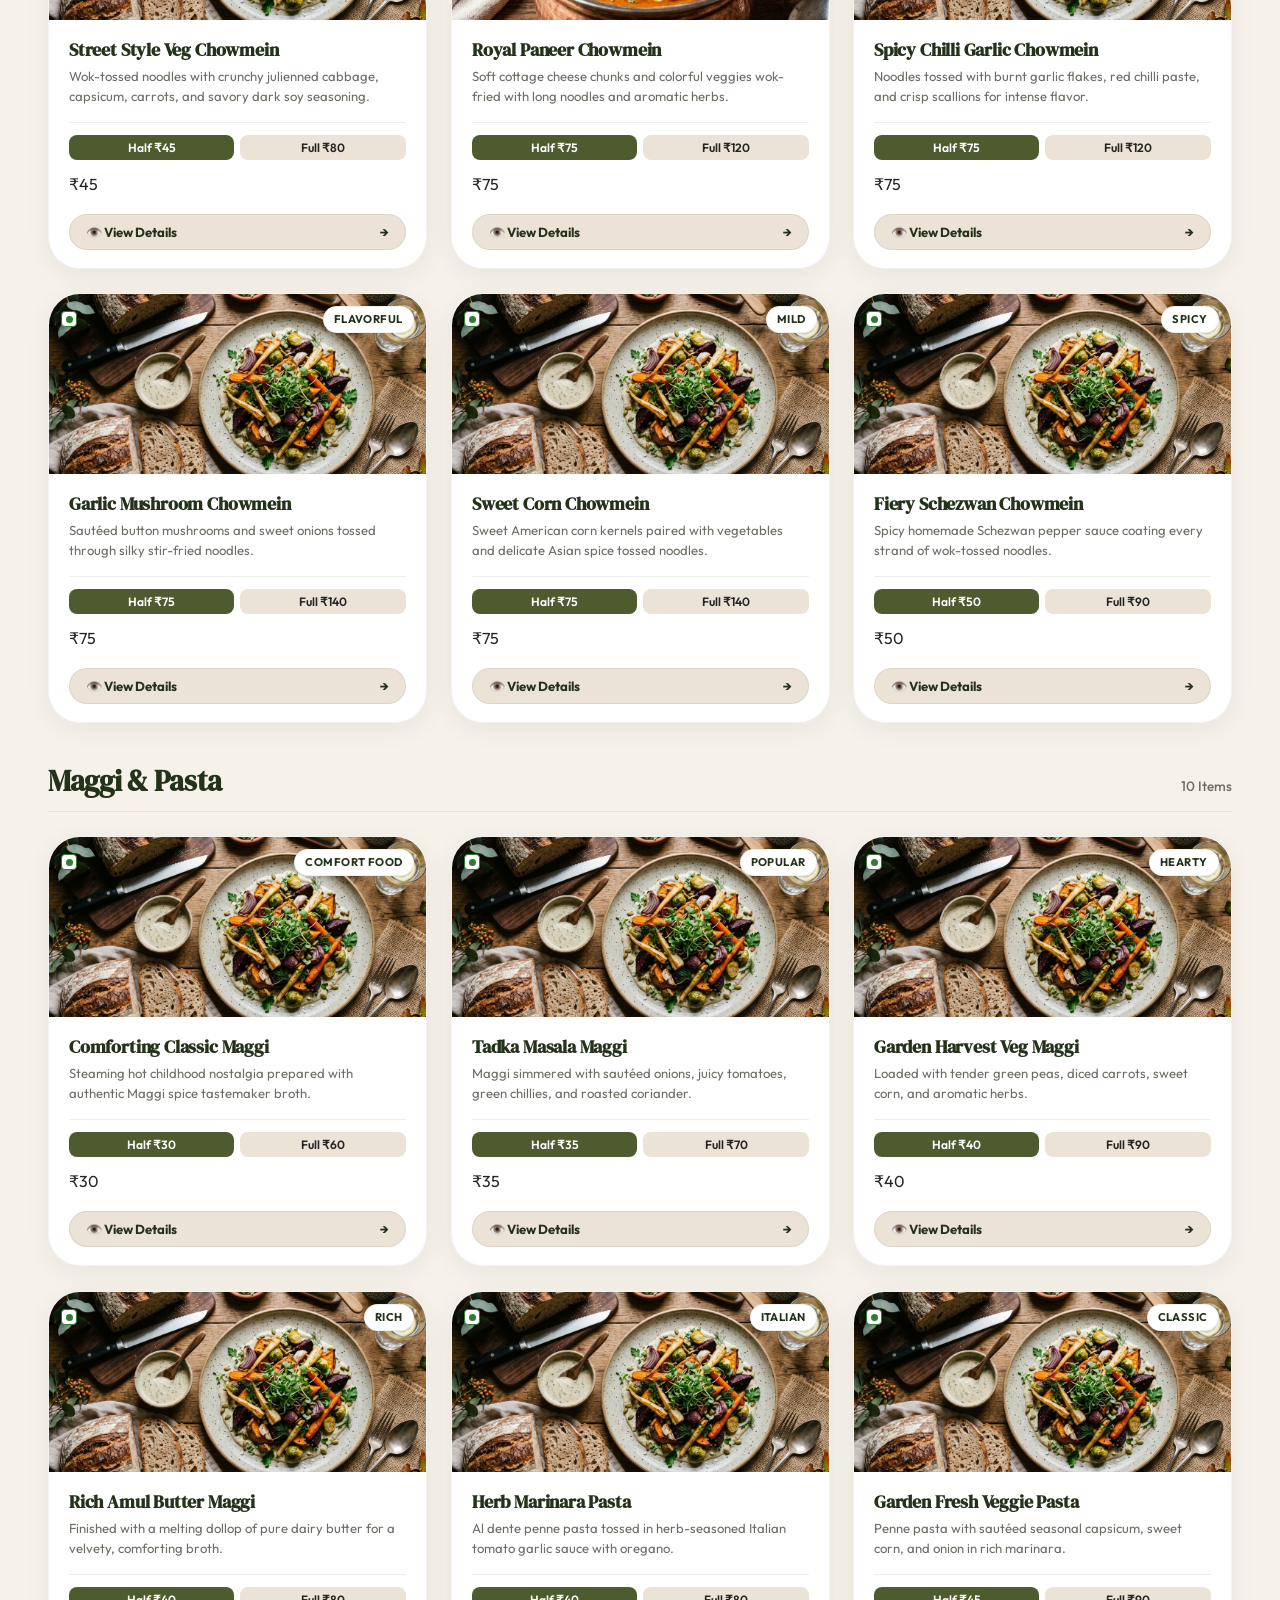
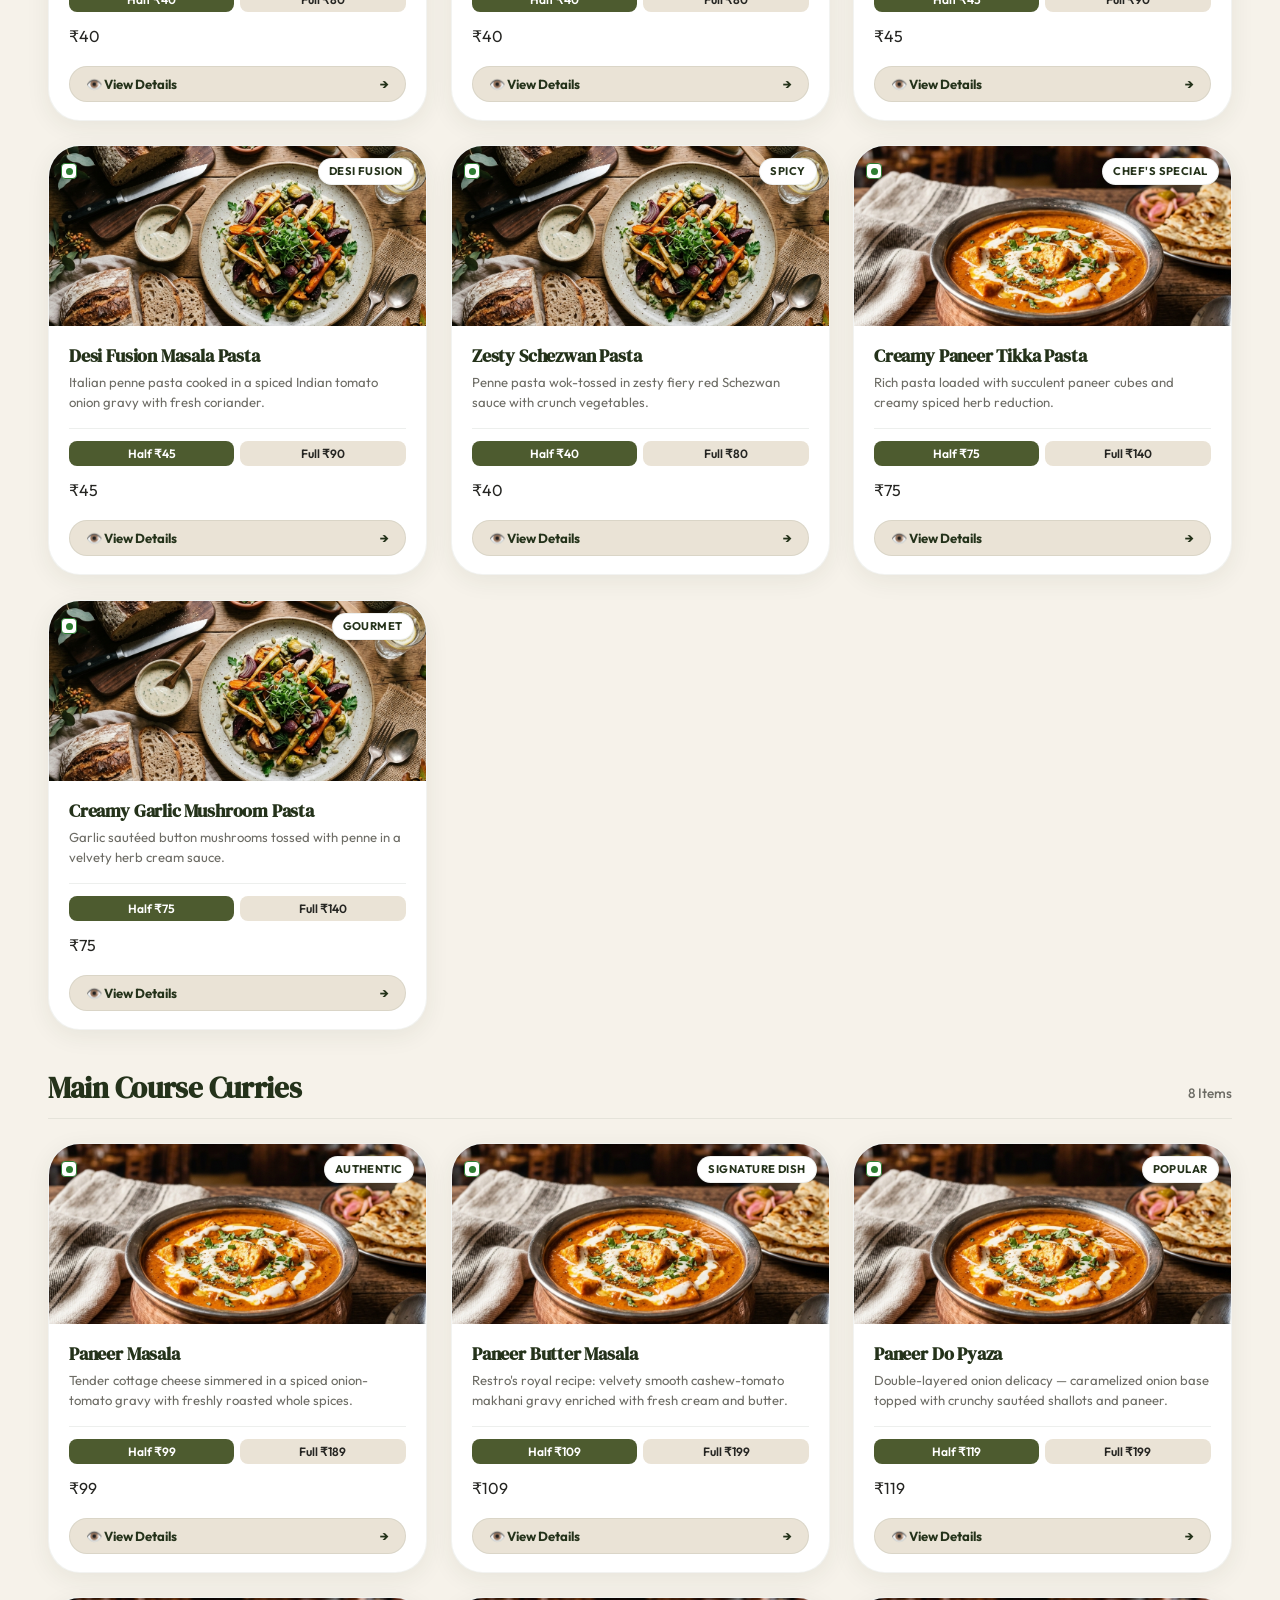
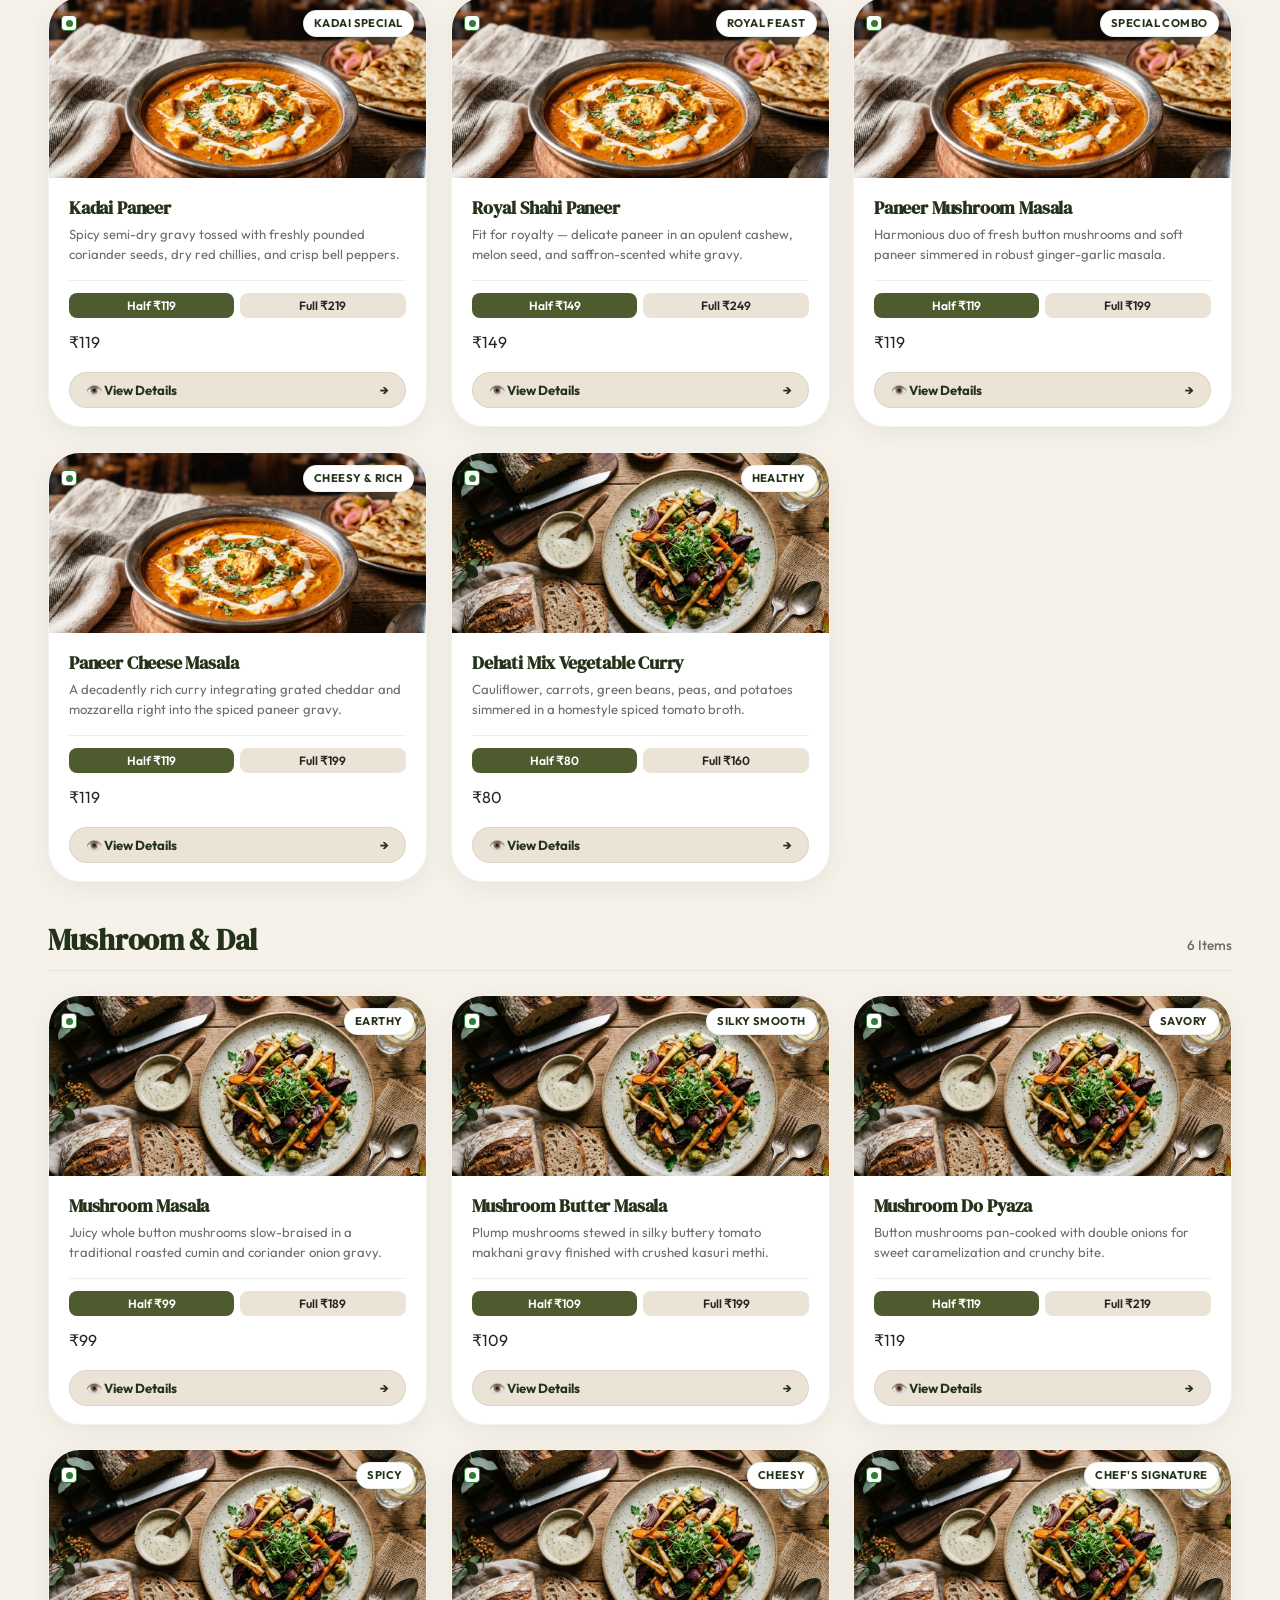
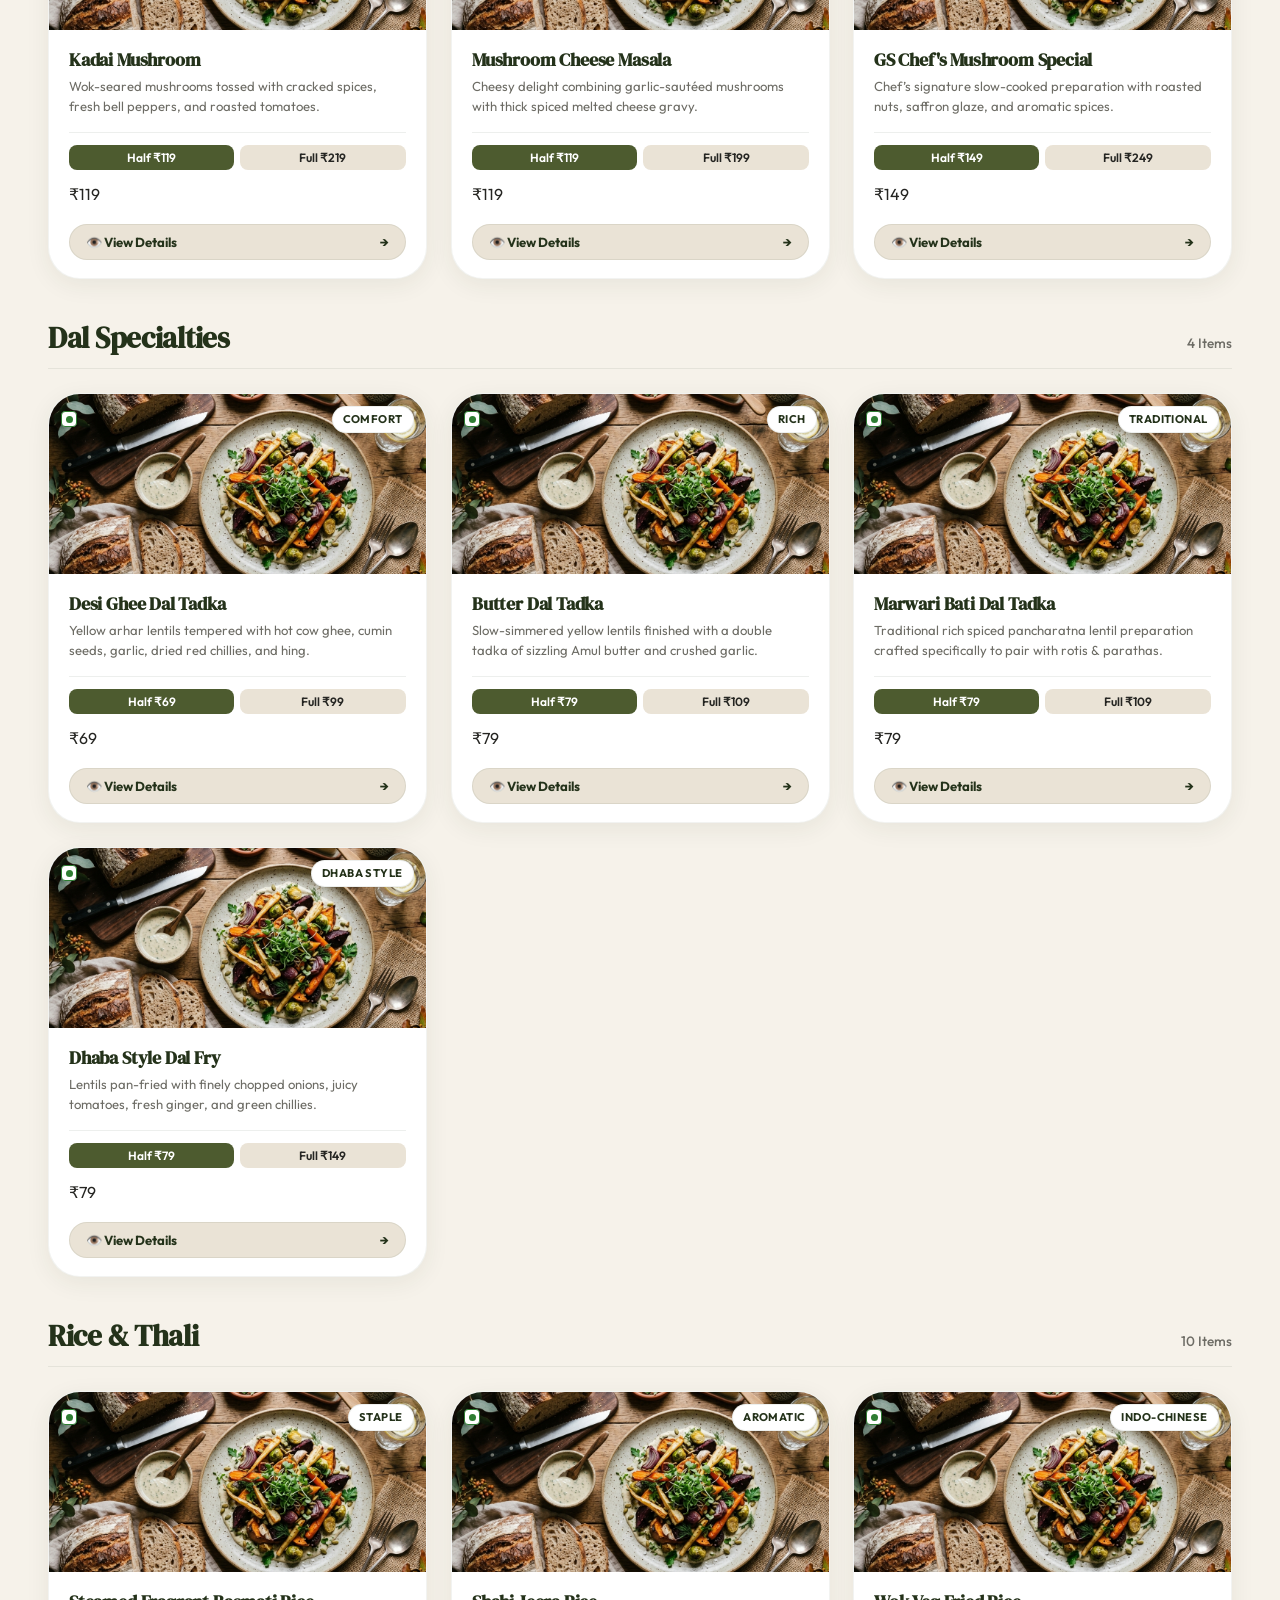
<file: menu.html>
<!DOCTYPE html>
<html lang="en" data-theme="light">
<head>
  <meta charset="UTF-8" />
  <meta name="viewport" content="width=device-width, initial-scale=1.0" />
  <title>Menu Card — Restro (70+ Pure Veg Delicacies & WhatsApp Order)</title>
  <meta name="description" content="Explore the complete Restro Menu Card: Paneer Curries, Mushroom Specials, Handcrafted Pizzas, Crispy Dosas, Burgers, Chowmein, Maggi, Sweets & Bakery Items." />
  <link rel="stylesheet" href="css/style.css" />
</head>
<body>

  <!-- ── TOP OFFERS RIBBON ── -->
  <div class="offers-ribbon-bar" style="margin-top:0;">
    <span>🎟️ <strong>Special Promo:</strong> Use code <span class="coupon-tag-pill">FIRST10</span> for 10% OFF or <span class="coupon-tag-pill">FLAT50</span> for ₹50 OFF!</span>
  </div>

  <!-- ── NAVBAR ── -->
  <nav class="navbar" id="navbar">
    <div class="nav-left">
      <div class="nav-logo" onclick="window.location.href='index.html'">
        <img src="assets/images/restro_logo.png" alt="Restro Logo" class="nav-logo-img" />
        <span class="nav-logo-text">RESTRO</span>
      </div>
    </div>

    <ul class="nav-links">
      <li><a href="index.html" id="nav-home">Home</a></li>
      <li><a href="menu.html" class="active" id="nav-menu">Menu Card</a></li>
      <li><a href="menu.html#curries" id="nav-specialties">Specialties</a></li>
      <li><a href="story.html" id="nav-story">Our Story</a></li>
      <li><a href="visit.html" id="nav-visit">Visit & Book</a></li>
    </ul>

    <div class="nav-right-actions">
      <!-- Dark Mode Switcher -->
      <button class="theme-toggle-btn" aria-label="Toggle Dark Mode">🌙</button>

      <a href="visit.html#reservation-form" class="btn-primary" style="padding:10px 22px; font-size:0.85rem;">Reserve Table →</a>

      <button class="mobile-menu-btn" id="mobileMenuBtn" aria-label="Toggle Menu">
        <span></span><span></span><span></span>
      </button>
    </div>
  </nav>

  <!-- ── MOBILE DRAWER ── -->
  <div class="mobile-drawer-overlay" id="mobileOverlay"></div>
  <div class="mobile-drawer" id="mobileDrawer">
    <div class="mobile-drawer-links">
      <div style="font-size:0.75rem; letter-spacing:0.15em; text-transform:uppercase; color:var(--moss); font-weight:700; margin-bottom:12px;">Menu Navigation</div>
      <a href="index.html">Home <span>→</span></a>
      <a href="menu.html">Full Menu Card <span>→</span></a>
      <a href="story.html">Our Story <span>→</span></a>
      <a href="visit.html">Visit & Reservations <span>→</span></a>
    </div>
    <div style="display:flex; flex-direction:column; gap:10px;">
      <a href="https://wa.me/919876543210?text=Hello%20Restro%2C%20I%20want%20to%20order" target="_blank" class="btn-whatsapp" style="width:100%; text-decoration:none;">
        💬 Order on WhatsApp
      </a>
      <a href="visit.html#reservation-form" class="btn-primary" style="width:100%;">Book a Table ✦</a>
      <p style="font-size:0.75rem; color:var(--text-muted); text-align:center; margin-top:8px;">100% Pure Vegetarian Dining</p>
    </div>
  </div>

  <!-- ── PAGE HERO BANNER ── -->
  <section class="hero" id="menu-page-header" style="min-height:auto; padding: 110px 48px 30px; grid-template-columns: 1fr; text-align:center;">
    <div class="hero-content" style="padding:0; max-width:820px; margin:0 auto;">
      <div class="hero-eyebrow" style="justify-content:center;">
        <div class="hero-eyebrow-line"></div>
        <span class="label-sm">✦ 70+ Pure Veg Delicacies ✦</span>
        <div class="hero-eyebrow-line"></div>
      </div>
      <h1 class="hero-title" style="font-size: clamp(2.4rem, 4.5vw, 4rem); margin-bottom:14px;">
        Curated Flavors,<br><em style="color:var(--gold);">Made Fresh to Order.</em> <span style="font-size:1.5rem;">🌿</span>
      </h1>
      <p class="hero-desc" style="max-width:600px; margin:0 auto 20px;">
        Explore authentic North Indian paneer curries, crispy South Indian dosas, Chinese street noodles, stone-baked pizzas, and traditional sweets. Order directly on WhatsApp or enjoy dine-in!
      </p>
    </div>
  </section>

  <!-- ── STICKY SEARCH & CATEGORY PILLS BAR ── -->
  <div class="menu-controls-wrap">
    <!-- Live Search Bar -->
    <div class="search-box-row">
      <svg class="search-icon" viewBox="0 0 24 24" fill="none" stroke="currentColor" stroke-width="2" stroke-linecap="round" stroke-linejoin="round">
        <circle cx="11" cy="11" r="8"></circle>
        <line x1="21" y1="21" x2="16.65" y2="16.65"></line>
      </svg>
      <input type="text" id="menuSearchInput" class="search-input" placeholder="Search 70+ dishes (e.g. Paneer Butter Masala, Pizza, Dosa, Thali, Chowmein...)" aria-label="Search Dishes" />
      <button type="button" id="searchClearBtn" class="search-clear-btn" aria-label="Clear Search">&times;</button>
    </div>

    <!-- Category Pills Slider (Horizontally Scrollable) -->
    <div class="category-pills-container">
      <div class="category-pills" role="tablist">
        <button type="button" class="pill-tab active" data-category="all">
          <span>All Dishes</span> <span class="pill-count">70+</span>
        </button>
        <button type="button" class="pill-tab" data-category="curries">
          <span>Paneer & Curries</span> <span class="pill-count">18</span>
        </button>
        <button type="button" class="pill-tab" data-category="pizza">
          <span>Pizzas</span> <span class="pill-count">10</span>
        </button>
        <button type="button" class="pill-tab" data-category="dosa">
          <span>Dosas</span> <span class="pill-count">7</span>
        </button>
        <button type="button" class="pill-tab" data-category="starters">
          <span>Starters & Momos</span> <span class="pill-count">16</span>
        </button>
        <button type="button" class="pill-tab" data-category="burgers">
          <span>Burgers & Sandwiches</span> <span class="pill-count">10</span>
        </button>
        <button type="button" class="pill-tab" data-category="noodles">
          <span>Noodles, Maggi & Pasta</span> <span class="pill-count">16</span>
        </button>
        <button type="button" class="pill-tab" data-category="rice">
          <span>Rice, Biryani & Thali</span> <span class="pill-count">10</span>
        </button>
        <button type="button" class="pill-tab" data-category="breakfast">
          <span>Breakfast & Bites</span> <span class="pill-count">5</span>
        </button>
        <button type="button" class="pill-tab" data-category="breads">
          <span>Breads & Roti</span> <span class="pill-count">6</span>
        </button>
        <button type="button" class="pill-tab" data-category="sweets">
          <span>Sweets & Drinks</span> <span class="pill-count">13</span>
        </button>
        <button type="button" class="pill-tab" data-category="bakery">
          <span>Bakery & Cakes</span> <span class="pill-count">9</span>
        </button>
      </div>
    </div>
  </div>

  <!-- ── DYNAMIC DISH CONTAINER (Rendered by JS) ── -->
  <main class="menu-section-container" id="menu-grid-container">
    <!-- Populated dynamically by js/main.js -->
  </main>

  <!-- ── FOOTER ── -->
  <footer class="footer" id="footer">
    <!-- VIP Newsletter Banner -->
    <div class="footer-vip-bar">
      <div class="footer-vip-content">
        <span class="footer-vip-badge">✦ RESTRO VIP CLUB ✦</span>
        <h3>Get 10% OFF Your Next Feast & Secret Offers!</h3>
        <p>Subscribe to receive seasonal special menus, festival discount coupons, and event updates.</p>
      </div>
      <form class="footer-vip-form" onsubmit="event.preventDefault(); if(this.email.value){ showToast('🎉 Thank you for subscribing to Restro VIP Club!'); this.reset(); }">
        <input type="email" name="email" class="footer-vip-input" placeholder="Enter your email address..." required />
        <button type="submit" class="btn-vip-subscribe">Subscribe ✨</button>
      </form>
    </div>

    <div class="footer-grid">
      <!-- Col 1: Brand & Identity -->
      <div class="footer-brand">
        <div class="footer-logo">
          <img src="assets/images/restro_logo.png" alt="Restro Logo" class="footer-logo-img" />
          <span class="footer-logo-text">RESTRO</span>
        </div>
        <div class="footer-tagline">Authentic Flavors. Crafted for Joyful Moments.</div>
        <p class="footer-bio">100% Pure vegetarian multi-cuisine dining destination. Paneer curries, dosas, pizzas, noodles & sweets made with pure ingredients.</p>
        <div class="footer-trust-badges">
          <span class="trust-badge">🌿 100% Pure Veg</span>
          <span class="trust-badge">✨ FSSAI Certified</span>
          <span class="trust-badge">⚡ Fast WhatsApp Order</span>
        </div>
        <div class="footer-social-icons">
          <a href="#" class="social-icon-btn" title="WhatsApp Order" onclick="openCartModal(); return false;">💬</a>
          <a href="tel:+919876543210" class="social-icon-btn" title="Call Hotline">📞</a>
          <a href="mailto:contact@restro.com" class="social-icon-btn" title="Email Us">📧</a>
          <a href="https://maps.google.com" target="_blank" class="social-icon-btn" title="Google Maps">📍</a>
        </div>
      </div>

      <!-- Col 2: Quick Links -->
      <div class="footer-section">
        <h4>Quick Explore</h4>
        <ul class="footer-links-list">
          <li><a href="index.html"><span>›</span> Home Page</a></li>
          <li><a href="menu.html"><span>›</span> Full Menu Card (70+ Dishes)</a></li>
          <li><a href="menu.html#curries"><span>›</span> Signature Paneer Specials</a></li>
          <li><a href="story.html"><span>›</span> Our Culinary Journey</a></li>
          <li><a href="visit.html#reservation-form"><span>›</span> Reserve Table Online</a></li>
        </ul>
      </div>

      <!-- Col 3: Operating Hours & Live Status -->
      <div class="footer-section">
        <h4>Opening Hours</h4>
        <div class="footer-status-pill">
          <span class="status-dot-live"></span>
          <span>Open Now &nbsp;•&nbsp; Dine-In & Delivery</span>
        </div>
        <div class="hours-card">
          <div class="hours-row">
            <span class="hours-day">Monday – Friday</span>
            <span class="hours-time">7:00 AM – 11:00 PM</span>
          </div>
          <div class="hours-row">
            <span class="hours-day">Saturday</span>
            <span class="hours-time">7:00 AM – 11:30 PM</span>
          </div>
          <div class="hours-row highlight">
            <span class="hours-day">Sunday & Holidays</span>
            <span class="hours-time">7:00 AM – 11:30 PM</span>
          </div>
        </div>
        <p class="hours-note">📍 Kitchen closes 30 mins before closing time.</p>
      </div>

      <!-- Col 4: Find & Contact Us -->
      <div class="footer-section">
        <h4>Find & Contact Us</h4>
        <div class="contact-info-block">
          <div class="contact-item">
            <span class="contact-icon">📍</span>
            <div>
              <strong>Restro Restaurant</strong>
              <p>Main Road, City Center (Opp. Town Hall)</p>
            </div>
          </div>
          <div class="contact-item">
            <span class="contact-icon">📞</span>
            <div>
              <strong>Order Hotline</strong>
              <p><a href="tel:+919876543210">+91 98765 43210</a></p>
            </div>
          </div>
          <div class="contact-item">
            <span class="contact-icon">📧</span>
            <div>
              <strong>Email Support</strong>
              <p><a href="mailto:contact@restro.com">contact@restro.com</a></p>
            </div>
          </div>
        </div>
        <div style="margin-top: 14px;">
          <a href="https://maps.google.com" target="_blank" class="btn-footer-maps">📍 Open in Google Maps →</a>
        </div>
      </div>
    </div>

    <!-- Footer Bottom -->
    <div class="footer-bottom">
      <div class="footer-bottom-left">
        <p>🌿 &copy; 2026 Restro. All rights reserved. 100% Pure Vegetarian Dining.</p>
        <span class="fssai-tag">FSSAI Lic No. 10026099000142</span>
      </div>
      <div class="footer-bottom-right">
        <div class="footer-bottom-links">
          <a href="#">Privacy Policy</a>
          <a href="#">Terms of Service</a>
          <a href="#">Refund Policy</a>
        </div>
        <button type="button" class="back-to-top-btn" onclick="window.scrollTo({top: 0, behavior: 'smooth'})" title="Back to Top">
          <span>Back to top</span> ↑
        </button>
      </div>
    </div>
  </footer>

  <script src="js/main.js"></script>
</body>
</html>
</file>
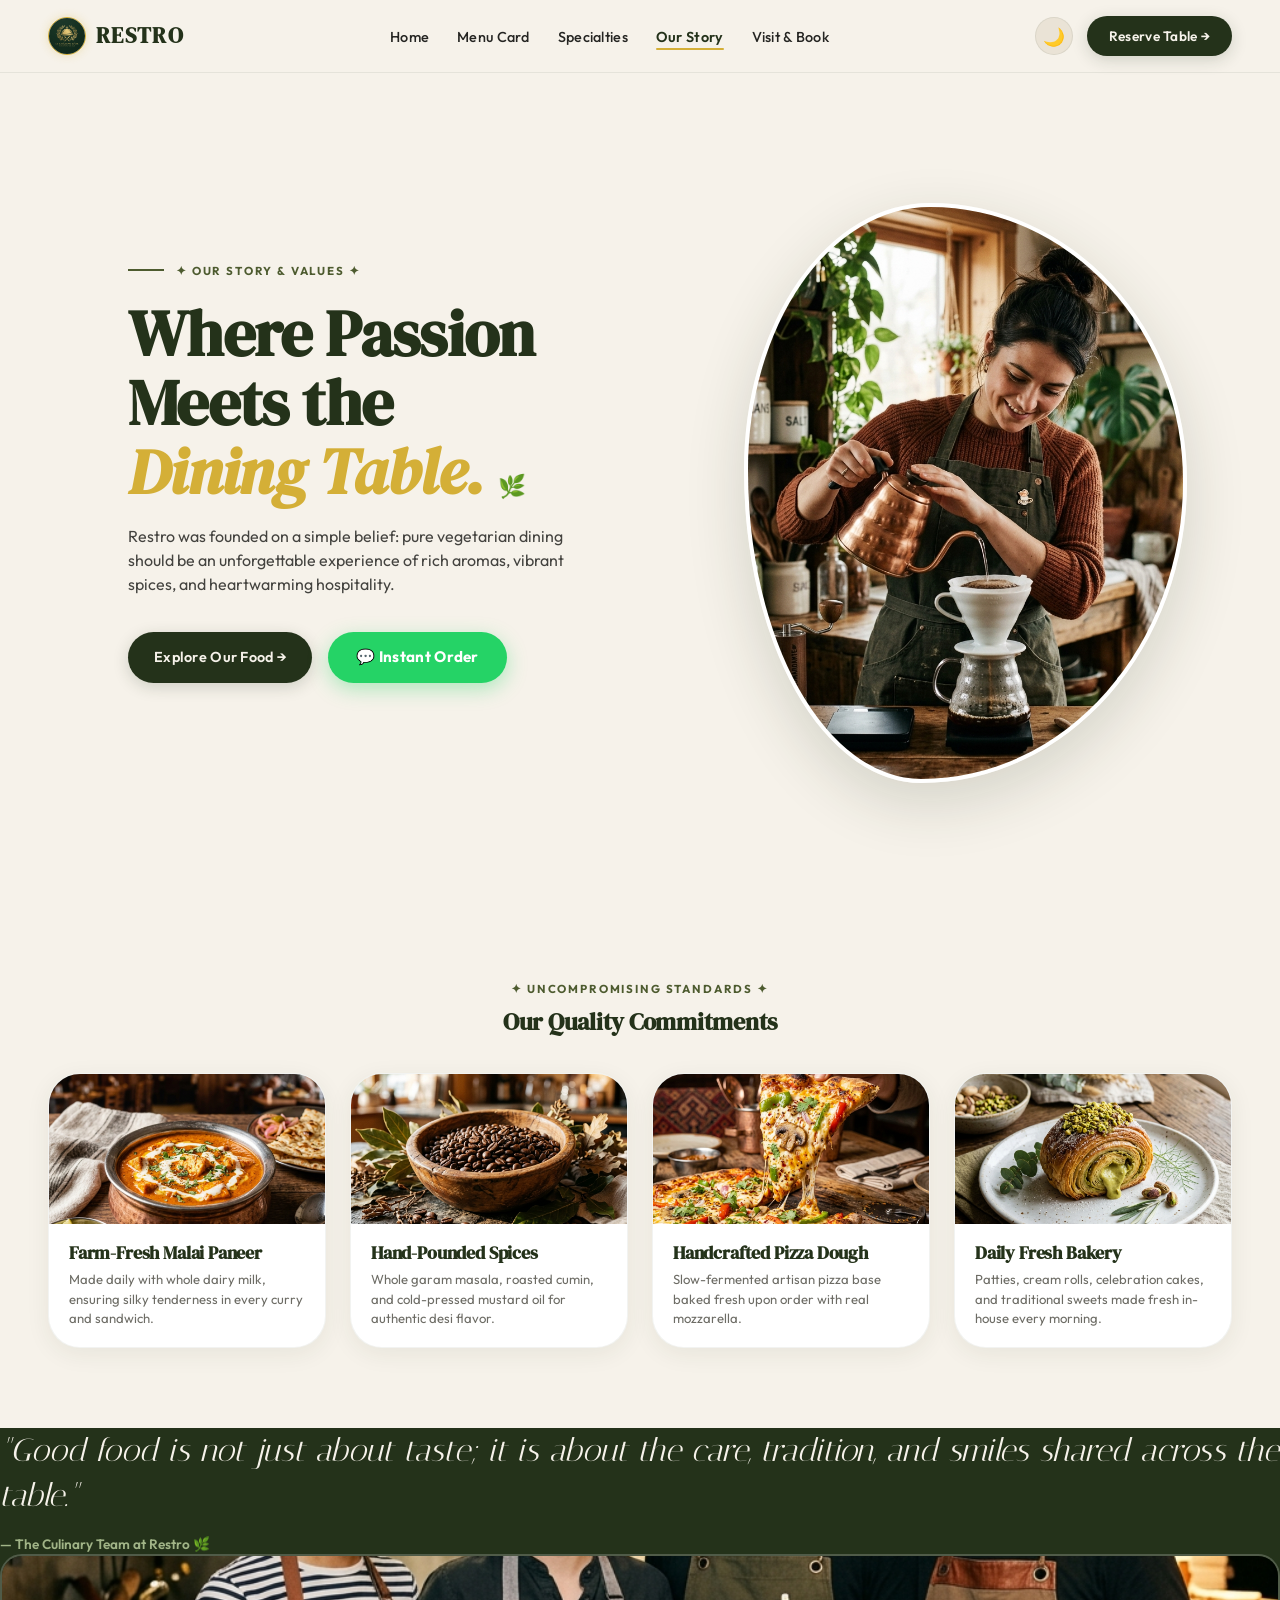
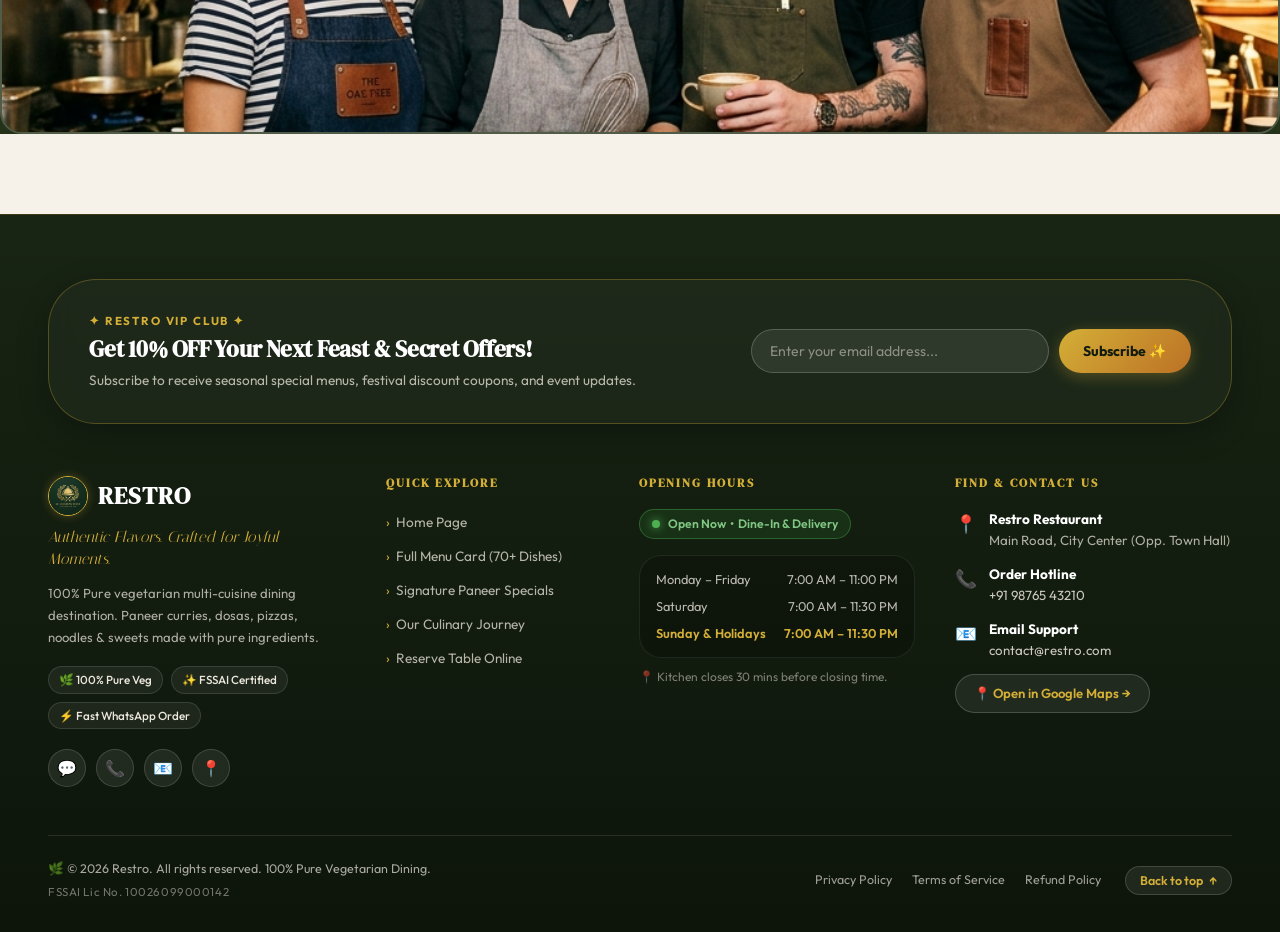
<file: story.html>
<!DOCTYPE html>
<html lang="en" data-theme="light">
<head>
  <meta charset="UTF-8" />
  <meta name="viewport" content="width=device-width, initial-scale=1.0" />
  <title>Our Story — Restro</title>
  <meta name="description" content="The story of Restro — passionate vegetarian cuisine rooted in honest ingredients, time-honored cooking traditions, and soulful hospitality." />
  <link rel="stylesheet" href="css/style.css" />
</head>
<body>

  <!-- ── NAVBAR ── -->
  <nav class="navbar" id="navbar">
    <div class="nav-left">
      <div class="nav-logo" onclick="window.location.href='index.html'">
        <img src="assets/images/restro_logo.png" alt="Restro Logo" class="nav-logo-img" />
        <span class="nav-logo-text">RESTRO</span>
      </div>
    </div>

    <ul class="nav-links">
      <li><a href="index.html" id="nav-home">Home</a></li>
      <li><a href="menu.html" id="nav-menu">Menu Card</a></li>
      <li><a href="menu.html#curries" id="nav-specialties">Specialties</a></li>
      <li><a href="story.html" class="active" id="nav-story">Our Story</a></li>
      <li><a href="visit.html" id="nav-visit">Visit & Book</a></li>
    </ul>

    <div class="nav-right-actions">
      <!-- Dark Mode Switcher -->
      <button class="theme-toggle-btn" aria-label="Toggle Dark Mode">🌙</button>

      <a href="visit.html#reservation-form" class="btn-primary" style="padding:10px 22px; font-size:0.85rem;">Reserve Table →</a>

      <button class="mobile-menu-btn" id="mobileMenuBtn" aria-label="Toggle Menu">
        <span></span><span></span><span></span>
      </button>
    </div>
  </nav>

  <!-- ── MOBILE DRAWER ── -->
  <div class="mobile-drawer-overlay" id="mobileOverlay"></div>
  <div class="mobile-drawer" id="mobileDrawer">
    <div class="mobile-drawer-links">
      <div style="font-size:0.75rem; letter-spacing:0.15em; text-transform:uppercase; color:var(--moss); font-weight:700; margin-bottom:12px;">Navigation</div>
      <a href="index.html">Home <span>→</span></a>
      <a href="menu.html">Full Menu Card <span>→</span></a>
      <a href="story.html">Our Story <span>→</span></a>
      <a href="visit.html">Visit & Reservations <span>→</span></a>
    </div>
    <div style="display:flex; flex-direction:column; gap:10px;">
      <a href="https://wa.me/919876543210?text=Hello%20Restro%2C%20I%20want%20to%20order" target="_blank" class="btn-whatsapp" style="width:100%; text-decoration:none;">
        💬 WhatsApp Order
      </a>
      <a href="visit.html#reservation-form" class="btn-primary" style="width:100%;">Book a Table ✦</a>
      <p style="font-size:0.75rem; color:var(--text-muted); text-align:center; margin-top:8px;">100% Pure Vegetarian Dining</p>
    </div>
  </div>

  <!-- ── PAGE HERO ── -->
  <section class="hero" id="story-hero" style="min-height: auto; padding: 110px 48px 60px;">
    <div class="hero-content">
      <div class="hero-eyebrow" style="margin-bottom:20px;">
        <div class="hero-eyebrow-line"></div>
        <span class="label-sm">✦ Our Story & Values ✦</span>
      </div>
      <h1 class="hero-title" style="font-size: clamp(2.6rem, 5vw, 4.8rem);">Where Passion<br>Meets the<br><em style="font-style:italic; color:var(--gold);">Dining Table.</em> <span style="font-size:1.4rem;">🌿</span></h1>
      <p class="hero-desc">
        Restro was founded on a simple belief: pure vegetarian dining should be an unforgettable experience of rich aromas, vibrant spices, and heartwarming hospitality.
      </p>
      <div class="hero-actions">
        <a href="menu.html" class="btn-primary">Explore Our Food →</a>
        <a href="https://wa.me/919876543210?text=Hello%20Restro%2C%20I%20want%20to%20place%20an%20order" target="_blank" class="btn-whatsapp" style="text-decoration:none;">💬 Instant Order</a>
      </div>
    </div>
    <div class="hero-image-col">
      <img src="assets/images/barista_chef.png" alt="Our Master Chef" class="hero-main-img" />
    </div>
  </section>

  <!-- ── QUALITY PILLARS ── -->
  <section id="quality" style="padding: 40px 48px 80px; max-width: 1400px; margin: 0 auto;">
    <div style="text-align:center; margin-bottom: 36px;">
      <div class="label-sm">✦ Uncompromising Standards ✦</div>
      <h2 class="section-title" style="margin-top: 8px;">Our Quality Commitments</h2>
    </div>
    <div class="dish-grid" style="grid-template-columns: repeat(auto-fit, minmax(260px, 1fr));">
      <div class="dish-card fade-up">
        <div class="dish-img-wrap" style="height:150px;">
          <img src="assets/images/paneer_butter_masala.png" alt="Fresh Farm Paneer" class="dish-img" />
        </div>
        <div class="dish-body">
          <h4 style="font-size:1.1rem; color:var(--text-heading); margin-bottom:6px;">Farm-Fresh Malai Paneer</h4>
          <p style="font-size:0.82rem; color:var(--text-muted); line-height:1.5;">Made daily with whole dairy milk, ensuring silky tenderness in every curry and sandwich.</p>
        </div>
      </div>

      <div class="dish-card fade-up" style="transition-delay:0.1s">
        <div class="dish-img-wrap" style="height:150px;">
          <img src="assets/images/sourced_beans.png" alt="Aromatic Spices" class="dish-img" />
        </div>
        <div class="dish-body">
          <h4 style="font-size:1.1rem; color:var(--text-heading); margin-bottom:6px;">Hand-Pounded Spices</h4>
          <p style="font-size:0.82rem; color:var(--text-muted); line-height:1.5;">Whole garam masala, roasted cumin, and cold-pressed mustard oil for authentic desi flavor.</p>
        </div>
      </div>

      <div class="dish-card fade-up" style="transition-delay:0.2s">
        <div class="dish-img-wrap" style="height:150px;">
          <img src="assets/images/pizza.png" alt="Stone Oven Pizza" class="dish-img" />
        </div>
        <div class="dish-body">
          <h4 style="font-size:1.1rem; color:var(--text-heading); margin-bottom:6px;">Handcrafted Pizza Dough</h4>
          <p style="font-size:0.82rem; color:var(--text-muted); line-height:1.5;">Slow-fermented artisan pizza base baked fresh upon order with real mozzarella.</p>
        </div>
      </div>

      <div class="dish-card fade-up" style="transition-delay:0.3s">
        <div class="dish-img-wrap" style="height:150px;">
          <img src="assets/images/menu_pastry.png" alt="Fresh Bakery Treats" class="dish-img" />
        </div>
        <div class="dish-body">
          <h4 style="font-size:1.1rem; color:var(--text-heading); margin-bottom:6px;">Daily Fresh Bakery</h4>
          <p style="font-size:0.82rem; color:var(--text-muted); line-height:1.5;">Patties, cream rolls, celebration cakes, and traditional sweets made fresh in-house every morning.</p>
        </div>
      </div>
    </div>
  </section>

  <!-- ── QUOTE & MAKERS SECTION ── -->
  <section class="section-sm" style="max-width:1300px; margin:0 auto 80px;">
    <div class="sustainability-banner fade-up" style="background: var(--forest); color: var(--text-inverse); grid-template-columns: 1.2fr 0.8fr;">
      <div>
        <p class="serif-italic" style="font-size: clamp(1.4rem, 2.5vw, 2rem); color: var(--text-inverse); line-height: 1.4; margin-bottom: 16px;">
          "Good food is not just about taste; it is about the care, tradition, and smiles shared across the table."
        </p>
        <div style="font-size:0.85rem; color:var(--dew); font-weight:600;">— The Culinary Team at Restro 🌿</div>
      </div>
      <div style="text-align: center;">
        <img src="assets/images/team_makers.png" alt="Team Restro" style="border-radius: var(--radius-md); max-height: 180px; width: 100%; object-fit: cover; border: 2px solid rgba(255,255,255,0.2);" />
      </div>
    </div>
  </section>

  <!-- ── FOOTER ── -->
  <footer class="footer" id="footer">
    <!-- VIP Newsletter Banner -->
    <div class="footer-vip-bar">
      <div class="footer-vip-content">
        <span class="footer-vip-badge">✦ RESTRO VIP CLUB ✦</span>
        <h3>Get 10% OFF Your Next Feast & Secret Offers!</h3>
        <p>Subscribe to receive seasonal special menus, festival discount coupons, and event updates.</p>
      </div>
      <form class="footer-vip-form" onsubmit="event.preventDefault(); if(this.email.value){ showToast('🎉 Thank you for subscribing to Restro VIP Club!'); this.reset(); }">
        <input type="email" name="email" class="footer-vip-input" placeholder="Enter your email address..." required />
        <button type="submit" class="btn-vip-subscribe">Subscribe ✨</button>
      </form>
    </div>

    <div class="footer-grid">
      <!-- Col 1: Brand & Identity -->
      <div class="footer-brand">
        <div class="footer-logo">
          <img src="assets/images/restro_logo.png" alt="Restro Logo" class="footer-logo-img" />
          <span class="footer-logo-text">RESTRO</span>
        </div>
        <div class="footer-tagline">Authentic Flavors. Crafted for Joyful Moments.</div>
        <p class="footer-bio">100% Pure vegetarian multi-cuisine dining destination. Paneer curries, dosas, pizzas, noodles & sweets made with pure ingredients.</p>
        <div class="footer-trust-badges">
          <span class="trust-badge">🌿 100% Pure Veg</span>
          <span class="trust-badge">✨ FSSAI Certified</span>
          <span class="trust-badge">⚡ Fast WhatsApp Order</span>
        </div>
        <div class="footer-social-icons">
          <a href="#" class="social-icon-btn" title="WhatsApp Order" onclick="openCartModal(); return false;">💬</a>
          <a href="tel:+919876543210" class="social-icon-btn" title="Call Hotline">📞</a>
          <a href="mailto:contact@restro.com" class="social-icon-btn" title="Email Us">📧</a>
          <a href="https://maps.google.com" target="_blank" class="social-icon-btn" title="Google Maps">📍</a>
        </div>
      </div>

      <!-- Col 2: Quick Links -->
      <div class="footer-section">
        <h4>Quick Explore</h4>
        <ul class="footer-links-list">
          <li><a href="index.html"><span>›</span> Home Page</a></li>
          <li><a href="menu.html"><span>›</span> Full Menu Card (70+ Dishes)</a></li>
          <li><a href="menu.html#curries"><span>›</span> Signature Paneer Specials</a></li>
          <li><a href="story.html"><span>›</span> Our Culinary Journey</a></li>
          <li><a href="visit.html#reservation-form"><span>›</span> Reserve Table Online</a></li>
        </ul>
      </div>

      <!-- Col 3: Operating Hours & Live Status -->
      <div class="footer-section">
        <h4>Opening Hours</h4>
        <div class="footer-status-pill">
          <span class="status-dot-live"></span>
          <span>Open Now &nbsp;•&nbsp; Dine-In & Delivery</span>
        </div>
        <div class="hours-card">
          <div class="hours-row">
            <span class="hours-day">Monday – Friday</span>
            <span class="hours-time">7:00 AM – 11:00 PM</span>
          </div>
          <div class="hours-row">
            <span class="hours-day">Saturday</span>
            <span class="hours-time">7:00 AM – 11:30 PM</span>
          </div>
          <div class="hours-row highlight">
            <span class="hours-day">Sunday & Holidays</span>
            <span class="hours-time">7:00 AM – 11:30 PM</span>
          </div>
        </div>
        <p class="hours-note">📍 Kitchen closes 30 mins before closing time.</p>
      </div>

      <!-- Col 4: Find & Contact Us -->
      <div class="footer-section">
        <h4>Find & Contact Us</h4>
        <div class="contact-info-block">
          <div class="contact-item">
            <span class="contact-icon">📍</span>
            <div>
              <strong>Restro Restaurant</strong>
              <p>Main Road, City Center (Opp. Town Hall)</p>
            </div>
          </div>
          <div class="contact-item">
            <span class="contact-icon">📞</span>
            <div>
              <strong>Order Hotline</strong>
              <p><a href="tel:+919876543210">+91 98765 43210</a></p>
            </div>
          </div>
          <div class="contact-item">
            <span class="contact-icon">📧</span>
            <div>
              <strong>Email Support</strong>
              <p><a href="mailto:contact@restro.com">contact@restro.com</a></p>
            </div>
          </div>
        </div>
        <div style="margin-top: 14px;">
          <a href="https://maps.google.com" target="_blank" class="btn-footer-maps">📍 Open in Google Maps →</a>
        </div>
      </div>
    </div>

    <!-- Footer Bottom -->
    <div class="footer-bottom">
      <div class="footer-bottom-left">
        <p>🌿 &copy; 2026 Restro. All rights reserved. 100% Pure Vegetarian Dining.</p>
        <span class="fssai-tag">FSSAI Lic No. 10026099000142</span>
      </div>
      <div class="footer-bottom-right">
        <div class="footer-bottom-links">
          <a href="#">Privacy Policy</a>
          <a href="#">Terms of Service</a>
          <a href="#">Refund Policy</a>
        </div>
        <button type="button" class="back-to-top-btn" onclick="window.scrollTo({top: 0, behavior: 'smooth'})" title="Back to Top">
          <span>Back to top</span> ↑
        </button>
      </div>
    </div>
  </footer>

  <script src="js/main.js"></script>
</body>
</html>
</file>
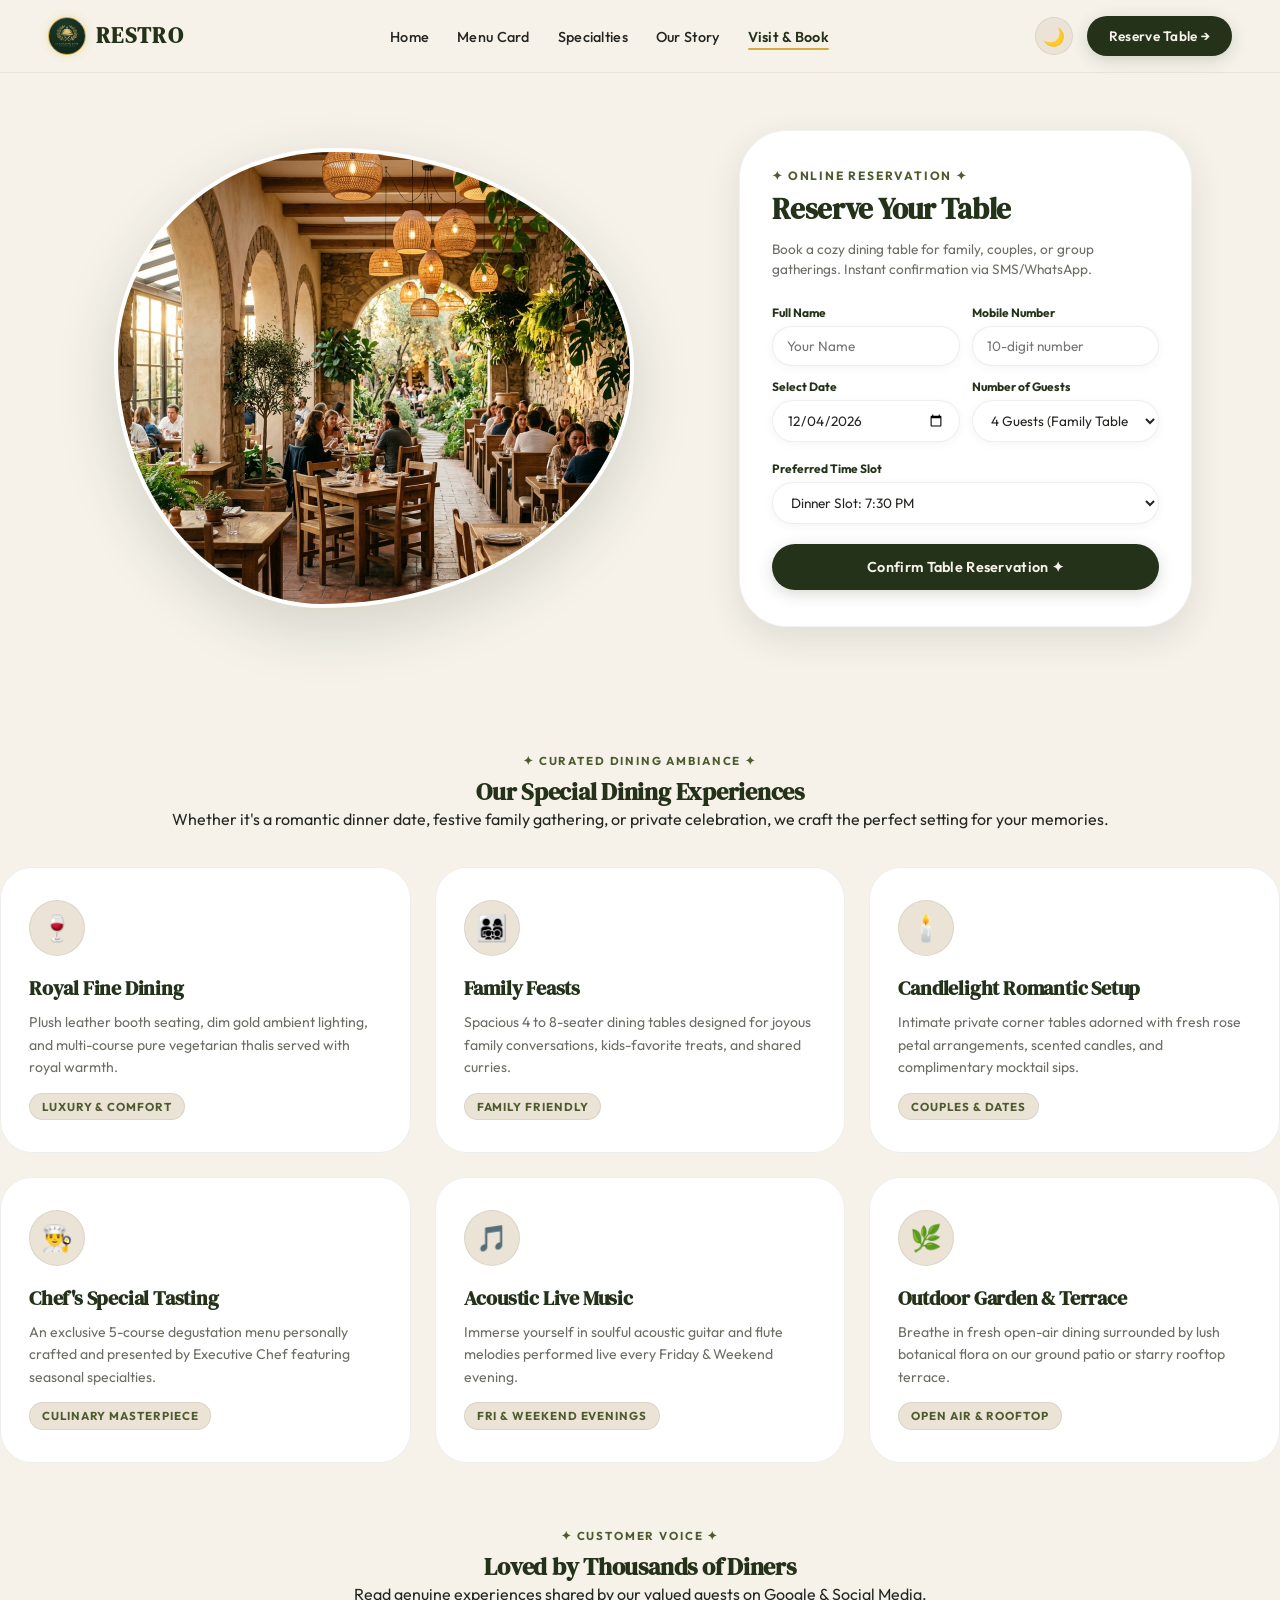
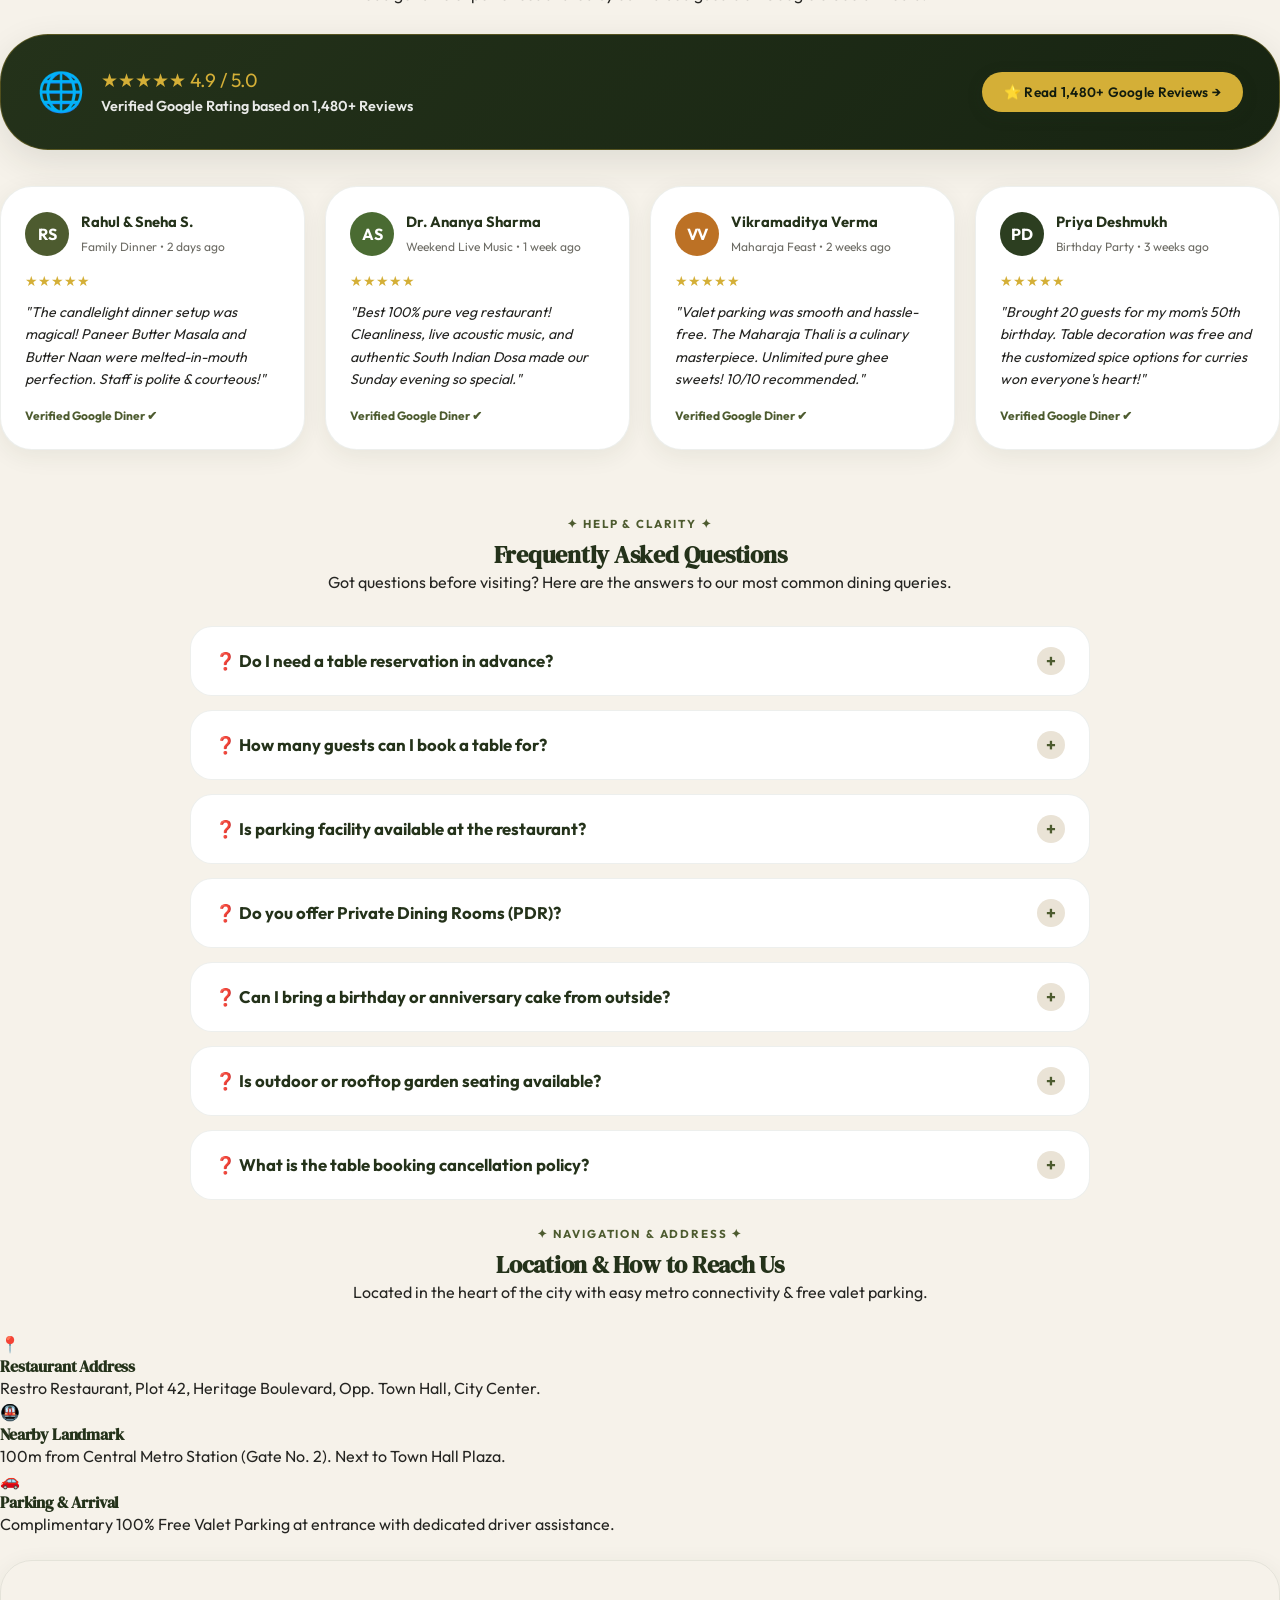
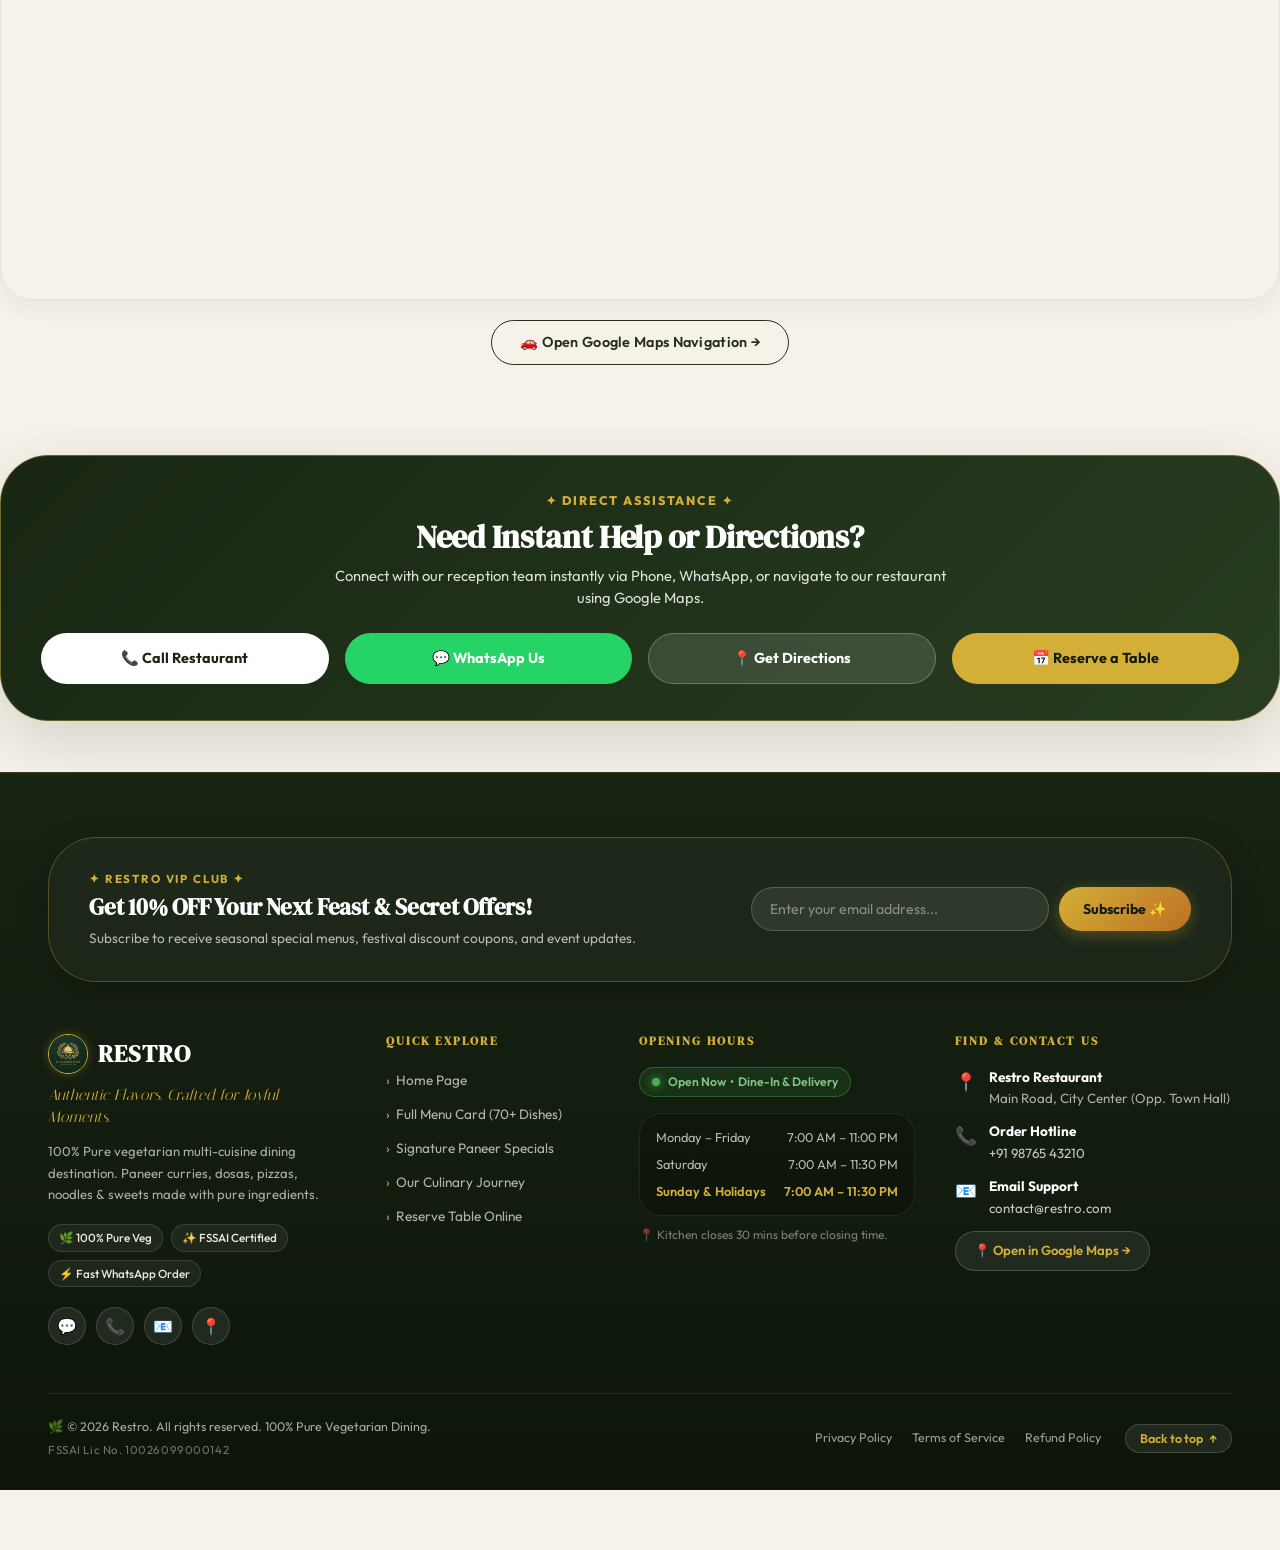
<file: visit.html>
<!DOCTYPE html>
<html lang="en" data-theme="light">
<head>
  <meta charset="UTF-8" />
  <meta name="viewport" content="width=device-width, initial-scale=1.0" />
  <title>Visit & Table Booking — Restro</title>
  <meta name="description" content="Reserve a table at Restro, read customer reviews, and get live Google Maps directions." />
  <link rel="stylesheet" href="css/style.css" />
</head>
<body>

  <!-- ── NAVBAR ── -->
  <nav class="navbar" id="navbar">
    <div class="nav-left">
      <div class="nav-logo" onclick="window.location.href='index.html'">
        <img src="assets/images/restro_logo.png" alt="Restro Logo" class="nav-logo-img" />
        <span class="nav-logo-text">RESTRO</span>
      </div>
    </div>

    <ul class="nav-links">
      <li><a href="index.html" id="nav-home">Home</a></li>
      <li><a href="menu.html" id="nav-menu">Menu Card</a></li>
      <li><a href="menu.html#curries" id="nav-specialties">Specialties</a></li>
      <li><a href="story.html" id="nav-story">Our Story</a></li>
      <li><a href="visit.html" class="active" id="nav-visit">Visit & Book</a></li>
    </ul>

    <div class="nav-right-actions">
      <!-- Dark Mode Switcher -->
      <button class="theme-toggle-btn" aria-label="Toggle Dark Mode">🌙</button>

      <a href="#reservation-form" class="btn-primary" style="padding:10px 22px; font-size:0.85rem;">Reserve Table →</a>

      <button class="mobile-menu-btn" id="mobileMenuBtn" aria-label="Toggle Menu">
        <span></span><span></span><span></span>
      </button>
    </div>
  </nav>

  <!-- ── MOBILE DRAWER ── -->
  <div class="mobile-drawer-overlay" id="mobileOverlay"></div>
  <div class="mobile-drawer" id="mobileDrawer">
    <div class="mobile-drawer-links">
      <div style="font-size:0.75rem; letter-spacing:0.15em; text-transform:uppercase; color:var(--moss); font-weight:700; margin-bottom:12px;">Navigation</div>
      <a href="index.html">Home <span>→</span></a>
      <a href="menu.html">Full Menu Card <span>→</span></a>
      <a href="story.html">Our Story <span>→</span></a>
      <a href="visit.html">Visit & Reservations <span>→</span></a>
    </div>
    <div style="display:flex; flex-direction:column; gap:10px;">
      <a href="https://wa.me/919876543210?text=Hello%20Restro%2C%20I%20want%20to%20order" target="_blank" class="btn-whatsapp" style="width:100%; text-decoration:none;">
        💬 WhatsApp Order
      </a>
      <a href="#reservation-form" class="btn-primary" style="width:100%;">Book a Table ✦</a>
      <p style="font-size:0.75rem; color:var(--text-muted); text-align:center; margin-top:8px;">100% Pure Vegetarian Dining</p>
    </div>
  </div>

  <!-- ── VISIT & RESERVATION SECTION ── -->
  <section class="hero" id="visit-page-hero" style="min-height: auto; padding: 110px 48px 60px;">
    <div class="hero-image-col" style="height: auto;">
      <img src="assets/images/restaurant_interior.png" alt="Restro Dining Hall" class="hero-main-img" style="height: 460px;" />
    </div>

    <div class="hero-content" style="padding: 20px 40px;">
      <div style="background: var(--bg-card); padding: 36px 32px; border-radius: var(--radius-xl); box-shadow: var(--shadow-md); border: 1px solid var(--border-card);" id="reservation-form">
        <div style="font-size:0.75rem; letter-spacing:0.15em; text-transform:uppercase; color:var(--moss); font-weight:700; margin-bottom:6px;">✦ Online Reservation ✦</div>
        <h2 style="font-size:1.8rem; color:var(--text-heading); margin-bottom:12px;">Reserve Your Table</h2>
        <p style="font-size:0.85rem; color:var(--text-muted); margin-bottom:24px;">Book a cozy dining table for family, couples, or group gatherings. Instant confirmation via SMS/WhatsApp.</p>

        <form id="reservationForm">
          <div class="customer-form-grid" style="grid-template-columns: 1fr 1fr; gap:12px; margin-bottom:12px;">
            <div>
              <label style="font-size:0.75rem; font-weight:700; color:var(--text-heading); display:block; margin-bottom:4px;">Full Name</label>
              <input type="text" id="res-name" class="search-input" style="padding:10px 14px; font-size:0.85rem;" placeholder="Your Name" required />
            </div>
            <div>
              <label style="font-size:0.75rem; font-weight:700; color:var(--text-heading); display:block; margin-bottom:4px;">Mobile Number</label>
              <input type="tel" id="res-phone" class="search-input" style="padding:10px 14px; font-size:0.85rem;" placeholder="10-digit number" required />
            </div>
          </div>

          <div class="customer-form-grid" style="grid-template-columns: 1fr 1fr; gap:12px; margin-bottom:18px;">
            <div>
              <label style="font-size:0.75rem; font-weight:700; color:var(--text-heading); display:block; margin-bottom:4px;">Select Date</label>
              <input type="date" id="res-date" class="search-input" style="padding:10px 14px; font-size:0.85rem;" required />
            </div>
            <div>
              <label style="font-size:0.75rem; font-weight:700; color:var(--text-heading); display:block; margin-bottom:4px;">Number of Guests</label>
              <select id="res-guests" class="search-input" style="padding:10px 14px; font-size:0.85rem;">
                <option value="2 Guests">2 Guests (Couple Table)</option>
                <option value="4 Guests" selected>4 Guests (Family Table)</option>
                <option value="6 Guests">6 Guests (Group Dining)</option>
                <option value="8+ Guests">8+ Guests (Celebration Table)</option>
              </select>
            </div>
          </div>

          <div style="margin-bottom:20px;">
            <label style="font-size:0.75rem; font-weight:700; color:var(--text-heading); display:block; margin-bottom:4px;">Preferred Time Slot</label>
            <select id="res-time" class="search-input" style="padding:10px 14px; font-size:0.85rem;">
              <option value="12:30 PM">Lunch Slot: 12:30 PM</option>
              <option value="2:00 PM">Lunch Slot: 2:00 PM</option>
              <option value="7:30 PM" selected>Dinner Slot: 7:30 PM</option>
              <option value="9:00 PM">Dinner Slot: 9:00 PM</option>
            </select>
          </div>

          <button type="submit" class="btn-primary" style="width: 100%; padding: 14px;">Confirm Table Reservation ✦</button>
        </form>
      </div>
    </div>
  </section>

  <!-- ── DINING EXPERIENCE SECTION ── -->
  <section class="section" id="dining-experience" style="padding-top:40px; padding-bottom:40px;">
    <div style="max-width:1300px; margin:0 auto;">
      <div style="text-align:center; margin-bottom:32px;">
        <div class="label-sm">✦ Curated Dining Ambiance ✦</div>
        <h2 class="section-title" style="margin-top:6px;">Our Special Dining Experiences</h2>
        <p class="section-subtitle">Whether it's a romantic dinner date, festive family gathering, or private celebration, we craft the perfect setting for your memories.</p>
      </div>

      <div class="dining-exp-grid fade-up">
        <!-- 1. Fine Dining -->
        <div class="dining-exp-card">
          <div class="exp-icon-wrap">🍷</div>
          <h3>Royal Fine Dining</h3>
          <p>Plush leather booth seating, dim gold ambient lighting, and multi-course pure vegetarian thalis served with royal warmth.</p>
          <span class="exp-tag">Luxury & Comfort</span>
        </div>

        <!-- 2. Family Dining -->
        <div class="dining-exp-card">
          <div class="exp-icon-wrap">👨‍👩‍👧‍👦</div>
          <h3>Family Feasts</h3>
          <p>Spacious 4 to 8-seater dining tables designed for joyous family conversations, kids-favorite treats, and shared curries.</p>
          <span class="exp-tag">Family Friendly</span>
        </div>

        <!-- 3. Romantic Dining -->
        <div class="dining-exp-card">
          <div class="exp-icon-wrap">🕯️</div>
          <h3>Candlelight Romantic Setup</h3>
          <p>Intimate private corner tables adorned with fresh rose petal arrangements, scented candles, and complimentary mocktail sips.</p>
          <span class="exp-tag">Couples & Dates</span>
        </div>

        <!-- 4. Chef's Tasting -->
        <div class="dining-exp-card">
          <div class="exp-icon-wrap">👨‍🍳</div>
          <h3>Chef's Special Tasting</h3>
          <p>An exclusive 5-course degustation menu personally crafted and presented by Executive Chef featuring seasonal specialties.</p>
          <span class="exp-tag">Culinary Masterpiece</span>
        </div>

        <!-- 5. Live Music -->
        <div class="dining-exp-card">
          <div class="exp-icon-wrap">🎵</div>
          <h3>Acoustic Live Music</h3>
          <p>Immerse yourself in soulful acoustic guitar and flute melodies performed live every Friday & Weekend evening.</p>
          <span class="exp-tag">Fri & Weekend Evenings</span>
        </div>

        <!-- 6. Outdoor Dining -->
        <div class="dining-exp-card">
          <div class="exp-icon-wrap">🌿</div>
          <h3>Outdoor Garden & Terrace</h3>
          <p>Breathe in fresh open-air dining surrounded by lush botanical flora on our ground patio or starry rooftop terrace.</p>
          <span class="exp-tag">Open Air & Rooftop</span>
        </div>
      </div>
    </div>
  </section>



  <!-- ── GUEST REVIEWS SECTION ── -->
  <section class="section" id="guest-reviews" style="max-width:1300px; margin:0 auto; padding-top:20px; padding-bottom:60px;">
    <div style="text-align:center; margin-bottom:28px;">
      <div class="label-sm">✦ Customer Voice ✦</div>
      <h2 class="section-title" style="margin-top:6px;">Loved by Thousands of Diners</h2>
      <p class="section-subtitle">Read genuine experiences shared by our valued guests on Google & Social Media.</p>
    </div>

    <!-- Google Rating Highlight Banner -->
    <div class="google-rating-banner fade-up">
      <div class="rating-info-left">
        <div class="google-g-logo">🌐</div>
        <div>
          <div class="rating-stars">★★★★★ 4.9 / 5.0</div>
          <div style="font-size:0.9rem; opacity:0.9; font-weight:600;">Verified Google Rating based on 1,480+ Reviews</div>
        </div>
      </div>
      <a href="https://maps.google.com" target="_blank" class="btn-primary" style="padding:10px 22px; font-size:0.85rem; background:var(--gold); color:#121c0e; text-decoration:none;">
        ⭐ Read 1,480+ Google Reviews →
      </a>
    </div>

    <!-- Reviews Cards Grid -->
    <div class="reviews-grid fade-up">
      <div class="review-card">
        <div>
          <div class="reviewer-profile">
            <div class="reviewer-avatar">RS</div>
            <div>
              <strong style="color:var(--text-heading); font-size:0.92rem; display:block;">Rahul & Sneha S.</strong>
              <span style="font-size:0.75rem; color:var(--text-muted);">Family Dinner • 2 days ago</span>
            </div>
          </div>
          <div style="color:var(--gold); font-size:0.9rem; margin-bottom:8px;">★★★★★</div>
          <p class="review-text">"The candlelight dinner setup was magical! Paneer Butter Masala and Butter Naan were melted-in-mouth perfection. Staff is polite & courteous!"</p>
        </div>
        <div style="font-size:0.75rem; color:var(--moss); font-weight:700;">Verified Google Diner ✔</div>
      </div>

      <div class="review-card">
        <div>
          <div class="reviewer-profile">
            <div class="reviewer-avatar" style="background:#4A6B32;">AS</div>
            <div>
              <strong style="color:var(--text-heading); font-size:0.92rem; display:block;">Dr. Ananya Sharma</strong>
              <span style="font-size:0.75rem; color:var(--text-muted);">Weekend Live Music • 1 week ago</span>
            </div>
          </div>
          <div style="color:var(--gold); font-size:0.9rem; margin-bottom:8px;">★★★★★</div>
          <p class="review-text">"Best 100% pure veg restaurant! Cleanliness, live acoustic music, and authentic South Indian Dosa made our Sunday evening so special."</p>
        </div>
        <div style="font-size:0.75rem; color:var(--moss); font-weight:700;">Verified Google Diner ✔</div>
      </div>

      <div class="review-card">
        <div>
          <div class="reviewer-profile">
            <div class="reviewer-avatar" style="background:#BC7125;">VV</div>
            <div>
              <strong style="color:var(--text-heading); font-size:0.92rem; display:block;">Vikramaditya Verma</strong>
              <span style="font-size:0.75rem; color:var(--text-muted);">Maharaja Feast • 2 weeks ago</span>
            </div>
          </div>
          <div style="color:var(--gold); font-size:0.9rem; margin-bottom:8px;">★★★★★</div>
          <p class="review-text">"Valet parking was smooth and hassle-free. The Maharaja Thali is a culinary masterpiece. Unlimited pure ghee sweets! 10/10 recommended."</p>
        </div>
        <div style="font-size:0.75rem; color:var(--moss); font-weight:700;">Verified Google Diner ✔</div>
      </div>

      <div class="review-card">
        <div>
          <div class="reviewer-profile">
            <div class="reviewer-avatar" style="background:#2C3E20;">PD</div>
            <div>
              <strong style="color:var(--text-heading); font-size:0.92rem; display:block;">Priya Deshmukh</strong>
              <span style="font-size:0.75rem; color:var(--text-muted);">Birthday Party • 3 weeks ago</span>
            </div>
          </div>
          <div style="color:var(--gold); font-size:0.9rem; margin-bottom:8px;">★★★★★</div>
          <p class="review-text">"Brought 20 guests for my mom's 50th birthday. Table decoration was free and the customized spice options for curries won everyone's heart!"</p>
        </div>
        <div style="font-size:0.75rem; color:var(--moss); font-weight:700;">Verified Google Diner ✔</div>
      </div>
    </div>
  </section>

  <!-- ── FREQUENTLY ASKED QUESTIONS (FAQ) ── -->
  <section class="section" id="faq-section" style="max-width:1300px; margin:0 auto; padding-top:0; padding-bottom:60px;">
    <div style="text-align:center; margin-bottom:32px;">
      <div class="label-sm">✦ Help & Clarity ✦</div>
      <h2 class="section-title" style="margin-top:6px;">Frequently Asked Questions</h2>
      <p class="section-subtitle">Got questions before visiting? Here are the answers to our most common dining queries.</p>
    </div>

    <div class="faq-container fade-up">
      <!-- Q1 -->
      <div class="faq-item">
        <div class="faq-question" onclick="toggleFaq(this)">
          <span>❓ Do I need a table reservation in advance?</span>
          <span class="faq-toggle-icon">+</span>
        </div>
        <div class="faq-answer">
          Walk-ins are always warmly welcomed! However, for Friday to Sunday dinner hours and festival holidays, we strongly recommend reserving a table in advance using our online form or calling us to avoid wait times.
        </div>
      </div>

      <!-- Q2 -->
      <div class="faq-item">
        <div class="faq-question" onclick="toggleFaq(this)">
          <span>❓ How many guests can I book a table for?</span>
          <span class="faq-toggle-icon">+</span>
        </div>
        <div class="faq-answer">
          You can reserve tables for 1 guest up to 20 guests directly online. For large group gatherings or private dining celebrations, please contact our restaurant manager via WhatsApp or Call.
        </div>
      </div>

      <!-- Q3 -->
      <div class="faq-item">
        <div class="faq-question" onclick="toggleFaq(this)">
          <span>❓ Is parking facility available at the restaurant?</span>
          <span class="faq-toggle-icon">+</span>
        </div>
        <div class="faq-answer">
          Yes! We offer complimentary 100% free valet parking service for all our dining guests right at the restaurant main entrance, along with a spacious reserved parking lot.
        </div>
      </div>

      <!-- Q4 -->
      <div class="faq-item">
        <div class="faq-question" onclick="toggleFaq(this)">
          <span>❓ Do you offer Private Dining Rooms (PDR)?</span>
          <span class="faq-toggle-icon">+</span>
        </div>
        <div class="faq-answer">
          Yes, we have 2 sound-proof, air-conditioned Private Dining Rooms (PDR) suitable for 8 to 16 guests, perfect for confidential business meetings, anniversary dates, and family celebrations.
        </div>
      </div>

      <!-- Q5 -->
      <div class="faq-item">
        <div class="faq-question" onclick="toggleFaq(this)">
          <span>❓ Can I bring a birthday or anniversary cake from outside?</span>
          <span class="faq-toggle-icon">+</span>
        </div>
        <div class="faq-answer">
          Yes! You are most welcome to bring your celebration cake. Our team will gladly store it in cold refrigeration, arrange standard sparkler candles, and assist with cake service with no extra charge.
        </div>
      </div>

      <!-- Q6 -->
      <div class="faq-item">
        <div class="faq-question" onclick="toggleFaq(this)">
          <span>❓ Is outdoor or rooftop garden seating available?</span>
          <span class="faq-toggle-icon">+</span>
        </div>
        <div class="faq-answer">
          Yes! We feature a lush green Outdoor Garden Patio on the ground level as well as a romantic Rooftop Terrace dining area under starry skies (weather permitting).
        </div>
      </div>

      <!-- Q7 -->
      <div class="faq-item">
        <div class="faq-question" onclick="toggleFaq(this)">
          <span>❓ What is the table booking cancellation policy?</span>
          <span class="faq-toggle-icon">+</span>
        </div>
        <div class="faq-answer">
          We understand plans change! Table reservations can be rescheduled or cancelled free of charge up to 1 hour prior to your reserved time slot by calling us or replying to your WhatsApp confirmation.
        </div>
      </div>
    </div>
  <!-- ── LOCATION, LANDMARK & MAP NAVIGATION ── -->
  <section class="section" id="location-landmark" style="max-width:1300px; margin:0 auto; padding-top:20px; padding-bottom:40px;">
    <div style="text-align:center; margin-bottom:28px;">
      <div class="label-sm">✦ Navigation & Address ✦</div>
      <h2 class="section-title" style="margin-top:6px;">Location & How to Reach Us</h2>
      <p class="section-subtitle">Located in the heart of the city with easy metro connectivity & free valet parking.</p>
    </div>

    <!-- Landmark & Details Card -->
    <div class="location-info-card fade-up">
      <div class="loc-item">
        <div class="loc-icon">📍</div>
        <div>
          <h4>Restaurant Address</h4>
          <p>Restro Restaurant, Plot 42, Heritage Boulevard, Opp. Town Hall, City Center.</p>
        </div>
      </div>

      <div class="loc-item">
        <div class="loc-icon">🚇</div>
        <div>
          <h4>Nearby Landmark</h4>
          <p>100m from Central Metro Station (Gate No. 2). Next to Town Hall Plaza.</p>
        </div>
      </div>

      <div class="loc-item">
        <div class="loc-icon">🚗</div>
        <div>
          <h4>Parking & Arrival</h4>
          <p>Complimentary 100% Free Valet Parking at entrance with dedicated driver assistance.</p>
        </div>
      </div>
    </div>

    <!-- Interactive Map Embed -->
    <div class="map-embed-wrapper fade-up" style="margin-bottom:20px;">
      <iframe class="map-iframe" src="https://www.google.com/maps/embed?pb=!1m18!1m12!1m3!1d120638.11899144865!2d72.8258334!3d19.0821978!2m3!1f0!2f0!3f0!3m2!1i1024!2i768!4f13.1!3m3!1m2!1s0x3be7c6306644edc1%3A0x5da4ed8f8d648c69!2sMumbai%2C%20Maharashtra!5e0!3m2!1sen!2sin!4v1700000000000!5m2!1sen!2sin" allowfullscreen="" loading="lazy" referrerpolicy="no-referrer-when-downgrade"></iframe>
    </div>

    <div style="text-align:center;">
      <a href="https://maps.google.com" target="_blank" class="btn-secondary" style="padding:11px 28px;">🚗 Open Google Maps Navigation →</a>
    </div>
  </section>

  <!-- ── QUICK CONTACT & DIRECT ACTIONS BANNER ── -->
  <section class="section" id="quick-contact" style="max-width:1300px; margin:0 auto; padding-top:0; padding-bottom:50px;">
    <div class="quick-contact-banner fade-up">
      <div style="text-align:center;">
        <div style="font-size:0.78rem; font-weight:800; letter-spacing:0.15em; text-transform:uppercase; color:var(--gold); margin-bottom:6px;">✦ DIRECT ASSISTANCE ✦</div>
        <h2 style="font-size:2rem; margin-bottom:8px; color:#FFFFFF;">Need Instant Help or Directions?</h2>
        <p style="font-size:0.92rem; opacity:0.85; max-width:640px; margin:0 auto;">Connect with our reception team instantly via Phone, WhatsApp, or navigate to our restaurant using Google Maps.</p>
      </div>

      <div class="quick-actions-row">
        <!-- 1. Call -->
        <a href="tel:+919876543210" class="quick-act-btn btn-act-call">
          📞 Call Restaurant
        </a>

        <!-- 2. WhatsApp -->
        <a href="https://wa.me/919876543210?text=Hello%20Restro%2C%20I%20have%20a%20query%20about%20visiting." target="_blank" class="quick-act-btn btn-act-wa">
          💬 WhatsApp Us
        </a>

        <!-- 3. Get Directions -->
        <a href="https://maps.google.com" target="_blank" class="quick-act-btn btn-act-map">
          📍 Get Directions
        </a>

        <!-- 4. Reserve Table -->
        <a href="#reservation-form" class="quick-act-btn btn-act-reserve">
          📅 Reserve a Table
        </a>
      </div>
    </div>
  </section>

  <!-- ── FOOTER ── -->
  <footer class="footer" id="footer">
    <!-- VIP Newsletter Banner -->
    <div class="footer-vip-bar">
      <div class="footer-vip-content">
        <span class="footer-vip-badge">✦ RESTRO VIP CLUB ✦</span>
        <h3>Get 10% OFF Your Next Feast & Secret Offers!</h3>
        <p>Subscribe to receive seasonal special menus, festival discount coupons, and event updates.</p>
      </div>
      <form class="footer-vip-form" onsubmit="event.preventDefault(); if(this.email.value){ showToast('🎉 Thank you for subscribing to Restro VIP Club!'); this.reset(); }">
        <input type="email" name="email" class="footer-vip-input" placeholder="Enter your email address..." required />
        <button type="submit" class="btn-vip-subscribe">Subscribe ✨</button>
      </form>
    </div>

    <div class="footer-grid">
      <!-- Col 1: Brand & Identity -->
      <div class="footer-brand">
        <div class="footer-logo">
          <img src="assets/images/restro_logo.png" alt="Restro Logo" class="footer-logo-img" />
          <span class="footer-logo-text">RESTRO</span>
        </div>
        <div class="footer-tagline">Authentic Flavors. Crafted for Joyful Moments.</div>
        <p class="footer-bio">100% Pure vegetarian multi-cuisine dining destination. Paneer curries, dosas, pizzas, noodles & sweets made with pure ingredients.</p>
        <div class="footer-trust-badges">
          <span class="trust-badge">🌿 100% Pure Veg</span>
          <span class="trust-badge">✨ FSSAI Certified</span>
          <span class="trust-badge">⚡ Fast WhatsApp Order</span>
        </div>
        <div class="footer-social-icons">
          <a href="#" class="social-icon-btn" title="WhatsApp Order" onclick="openCartModal(); return false;">💬</a>
          <a href="tel:+919876543210" class="social-icon-btn" title="Call Hotline">📞</a>
          <a href="mailto:contact@restro.com" class="social-icon-btn" title="Email Us">📧</a>
          <a href="https://maps.google.com" target="_blank" class="social-icon-btn" title="Google Maps">📍</a>
        </div>
      </div>

      <!-- Col 2: Quick Links -->
      <div class="footer-section">
        <h4>Quick Explore</h4>
        <ul class="footer-links-list">
          <li><a href="index.html"><span>›</span> Home Page</a></li>
          <li><a href="menu.html"><span>›</span> Full Menu Card (70+ Dishes)</a></li>
          <li><a href="menu.html#curries"><span>›</span> Signature Paneer Specials</a></li>
          <li><a href="story.html"><span>›</span> Our Culinary Journey</a></li>
          <li><a href="visit.html#reservation-form"><span>›</span> Reserve Table Online</a></li>
        </ul>
      </div>

      <!-- Col 3: Operating Hours & Live Status -->
      <div class="footer-section">
        <h4>Opening Hours</h4>
        <div class="footer-status-pill">
          <span class="status-dot-live"></span>
          <span>Open Now &nbsp;•&nbsp; Dine-In & Delivery</span>
        </div>
        <div class="hours-card">
          <div class="hours-row">
            <span class="hours-day">Monday – Friday</span>
            <span class="hours-time">7:00 AM – 11:00 PM</span>
          </div>
          <div class="hours-row">
            <span class="hours-day">Saturday</span>
            <span class="hours-time">7:00 AM – 11:30 PM</span>
          </div>
          <div class="hours-row highlight">
            <span class="hours-day">Sunday & Holidays</span>
            <span class="hours-time">7:00 AM – 11:30 PM</span>
          </div>
        </div>
        <p class="hours-note">📍 Kitchen closes 30 mins before closing time.</p>
      </div>

      <!-- Col 4: Find & Contact Us -->
      <div class="footer-section">
        <h4>Find & Contact Us</h4>
        <div class="contact-info-block">
          <div class="contact-item">
            <span class="contact-icon">📍</span>
            <div>
              <strong>Restro Restaurant</strong>
              <p>Main Road, City Center (Opp. Town Hall)</p>
            </div>
          </div>
          <div class="contact-item">
            <span class="contact-icon">📞</span>
            <div>
              <strong>Order Hotline</strong>
              <p><a href="tel:+919876543210">+91 98765 43210</a></p>
            </div>
          </div>
          <div class="contact-item">
            <span class="contact-icon">📧</span>
            <div>
              <strong>Email Support</strong>
              <p><a href="mailto:contact@restro.com">contact@restro.com</a></p>
            </div>
          </div>
        </div>
        <div style="margin-top: 14px;">
          <a href="https://maps.google.com" target="_blank" class="btn-footer-maps">📍 Open in Google Maps →</a>
        </div>
      </div>
    </div>

    <!-- Footer Bottom -->
    <div class="footer-bottom">
      <div class="footer-bottom-left">
        <p>🌿 &copy; 2026 Restro. All rights reserved. 100% Pure Vegetarian Dining.</p>
        <span class="fssai-tag">FSSAI Lic No. 10026099000142</span>
      </div>
      <div class="footer-bottom-right">
        <div class="footer-bottom-links">
          <a href="#">Privacy Policy</a>
          <a href="#">Terms of Service</a>
          <a href="#">Refund Policy</a>
        </div>
        <button type="button" class="back-to-top-btn" onclick="window.scrollTo({top: 0, behavior: 'smooth'})" title="Back to Top">
          <span>Back to top</span> ↑
        </button>
      </div>
    </div>
  </footer>

  <script src="js/main.js"></script>
</body>
</html>
</file>
<file: css/style.css>
/* ================================================
   RESTRO — Master Design System & Style Library
   Featuring Dark Luxury Mode, WhatsApp Cart, Catering Calculator,
   Offers & Reviews System
   ================================================ */

@import url('https://fonts.googleapis.com/css2?family=DM+Serif+Display:ital@0;1&family=Italiana&family=Marcellus&family=Outfit:wght@300;400;500;600;700;800&display=swap');

/* ── LIGHT THEME VARIABLES (DEFAULT) ── */
:root {
  --theme-mode: 'light';
  --bg-primary:   #F6F2EA;
  --bg-secondary: #EAE3D6;
  --bg-card:      #FFFFFF;
  --bg-card-alt:  #FDFCFA;
  --bg-nav:       rgba(246, 242, 234, 0.95);
  
  --forest:       #24321A;
  --forest-deep:  #182312;
  --moss:         #4D5B2F;
  --moss-light:   #708249;
  --dew:          #A1B487;
  --dew-soft:     #DCE5D1;
  --clay:         #C6AE7D;
  --amber:        #BC7125;
  --gold:         #D4AF37;
  --gold-glow:    rgba(212, 175, 55, 0.25);
  
  --text-primary: #252522;
  --text-heading: #24321A;
  --text-muted:   #6D6C65;
  --text-inverse: #F6F2EA;
  
  --border-color: rgba(36, 50, 26, 0.08);
  --border-card:  rgba(36, 50, 26, 0.06);
  --veg-green:    #2E7D32;
  --whatsapp:     #25D366;
  --whatsapp-dark:#1EBE5D;

  --font-display: 'DM Serif Display', 'Marcellus', Georgia, serif;
  --font-serif:   'Italiana', 'Marcellus', Georgia, serif;
  --font-body:    'Outfit', -apple-system, BlinkMacSystemFont, sans-serif;

  --radius-xs: 8px;
  --radius-sm: 14px;
  --radius-md: 22px;
  --radius-lg: 32px;
  --radius-xl: 48px;
  --radius-pill: 9999px;

  --shadow-sm:   0 2px 10px rgba(36,50,26,0.05);
  --shadow-soft: 0 6px 24px rgba(36,50,26,0.07);
  --shadow-md:   0 12px 36px rgba(36,50,26,0.11);
  --shadow-lg:   0 20px 60px rgba(36,50,26,0.16);

  --transition: all 0.3s cubic-bezier(0.22, 1, 0.36, 1);
  --transition-slow: all 0.5s cubic-bezier(0.22, 1, 0.36, 1);
}

/* ── DARK LUXURY THEME VARIABLES ── */
[data-theme="dark"] {
  --theme-mode: 'dark';
  --bg-primary:   #101711;
  --bg-secondary: #172218;
  --bg-card:      #1A261C;
  --bg-card-alt:  #1F2E22;
  --bg-nav:       rgba(16, 23, 17, 0.95);

  --forest:       #EAE3D6;
  --forest-deep:  #0B100C;
  --moss:         #A1B487;
  --moss-light:   #B8C9A3;
  --dew:          #C2D4AA;
  --dew-soft:     #253728;
  --clay:         #D4AF37;
  --amber:        #E5A93C;
  --gold:         #F3C64F;
  --gold-glow:    rgba(243, 198, 79, 0.3);

  --text-primary: #EDE8DE;
  --text-heading: #F8F5EE;
  --text-muted:   #A7A69E;
  --text-inverse: #101711;

  --border-color: rgba(212, 175, 55, 0.15);
  --border-card:  rgba(255, 255, 255, 0.08);
  --shadow-soft:  0 6px 28px rgba(0, 0, 0, 0.35);
  --shadow-md:    0 12px 40px rgba(0, 0, 0, 0.45);
  --shadow-lg:    0 20px 60px rgba(0, 0, 0, 0.6);
}

/* ── RESET & BASE ── */
*, *::before, *::after {
  box-sizing: border-box;
  margin: 0;
  padding: 0;
  -webkit-tap-highlight-color: transparent;
}

html {
  scroll-behavior: smooth;
  font-size: 16px;
  background-color: var(--bg-primary);
}

body {
  font-family: var(--font-body);
  background: var(--bg-primary);
  color: var(--text-primary);
  line-height: 1.5;
  overflow-x: hidden;
  position: relative;
  min-height: 100vh;
  transition: background-color 0.4s ease, color 0.4s ease;
}

p {
  line-height: 1.5;
}

img { display: block; max-width: 100%; height: auto; }
a { text-decoration: none; color: inherit; }
ul { list-style: none; }
button, input, select, textarea { font-family: inherit; border: none; outline: none; background: none; }

/* ── TYPOGRAPHY ── */
h1, h2, h3, h4, h5 {
  font-family: var(--font-display);
  line-height: 1.25;
  color: var(--text-heading);
  letter-spacing: -0.01em;
}

.serif-italic {
  font-family: var(--font-serif);
  font-style: italic;
}

.label-sm {
  font-family: var(--font-body);
  font-size: 0.72rem;
  letter-spacing: 0.16em;
  text-transform: uppercase;
  color: var(--moss);
  font-weight: 700;
  display: inline-flex;
  align-items: center;
  gap: 6px;
  line-height: 1.5;
}

/* ── VEG BADGE ── */
.veg-badge {
  display: inline-flex;
  align-items: center;
  justify-content: center;
  width: 16px;
  height: 16px;
  border: 1.5px solid var(--veg-green);
  border-radius: 4px;
  background: var(--bg-card);
  padding: 2px;
  flex-shrink: 0;
}
.veg-badge::after {
  content: '';
  width: 7px;
  height: 7px;
  border-radius: 50%;
  background: var(--veg-green);
}

/* ── THEME SWITCHER BUTTON ── */
.theme-toggle-btn {
  width: 38px;
  height: 38px;
  border-radius: 50%;
  background: var(--bg-secondary);
  color: var(--text-heading);
  display: flex;
  align-items: center;
  justify-content: center;
  font-size: 1.1rem;
  cursor: pointer;
  transition: var(--transition);
  border: 1px solid var(--border-color);
}
.theme-toggle-btn:hover {
  transform: rotate(15deg) scale(1.08);
  box-shadow: 0 0 14px var(--gold-glow);
}

/* ── BUTTONS ── */
.btn-primary {
  display: inline-flex;
  align-items: center;
  justify-content: center;
  gap: 10px;
  padding: 13px 26px;
  background: var(--forest);
  color: var(--text-inverse);
  border-radius: var(--radius-pill);
  font-size: 0.9rem;
  font-weight: 600;
  letter-spacing: 0.02em;
  transition: var(--transition);
  cursor: pointer;
  box-shadow: 0 4px 16px rgba(36,50,26,0.18);
}
.btn-primary:hover {
  background: var(--moss);
  transform: translateY(-2px);
  box-shadow: var(--shadow-md);
}

.btn-secondary {
  display: inline-flex;
  align-items: center;
  justify-content: center;
  gap: 8px;
  padding: 12px 24px;
  background: transparent;
  color: var(--text-heading);
  border: 1.5px solid var(--text-heading);
  border-radius: var(--radius-pill);
  font-size: 0.9rem;
  font-weight: 600;
  letter-spacing: 0.02em;
  transition: var(--transition);
  cursor: pointer;
}
.btn-secondary:hover {
  background: var(--text-heading);
  color: var(--text-inverse);
  transform: translateY(-2px);
}

.btn-whatsapp {
  display: inline-flex;
  align-items: center;
  justify-content: center;
  gap: 8px;
  padding: 14px 28px;
  background: var(--whatsapp);
  color: #FFFFFF;
  border-radius: var(--radius-pill);
  font-size: 0.95rem;
  font-weight: 700;
  letter-spacing: 0.02em;
  transition: var(--transition);
  cursor: pointer;
  box-shadow: 0 6px 20px rgba(37, 211, 102, 0.35);
}
.btn-whatsapp:hover {
  background: var(--whatsapp-dark);
  transform: translateY(-2px) scale(1.02);
  box-shadow: 0 8px 25px rgba(37, 211, 102, 0.45);
}

.btn-add {
  display: inline-flex;
  align-items: center;
  justify-content: center;
  gap: 6px;
  padding: 7px 15px;
  border-radius: var(--radius-pill);
  background: var(--forest);
  color: var(--text-inverse);
  font-size: 0.8rem;
  font-weight: 600;
  transition: var(--transition);
  flex-shrink: 0;
  cursor: pointer;
}
.btn-add:hover {
  background: var(--amber);
  color: #FFFFFF;
  transform: scale(1.05);
}

/* ── NAVBAR ── */
.navbar {
  position: fixed;
  top: 0; left: 0; right: 0;
  z-index: 1000;
  display: flex;
  align-items: center;
  justify-content: space-between;
  padding: 16px 48px;
  background: var(--bg-nav);
  backdrop-filter: blur(20px);
  -webkit-backdrop-filter: blur(20px);
  border-bottom: 1px solid var(--border-color);
  transition: var(--transition);
}
.navbar.scrolled {
  padding: 12px 48px;
  box-shadow: var(--shadow-soft);
}

.nav-left {
  display: flex;
  align-items: center;
  gap: 20px;
}
.nav-logo {
  display: flex;
  align-items: center;
  gap: 10px;
  cursor: pointer;
}
.nav-logo-icon {
  width: 28px;
  height: 28px;
  color: var(--moss);
}
.nav-logo-img {
  width: 38px;
  height: 38px;
  border-radius: 50%;
  object-fit: cover;
  border: 1.5px solid var(--gold);
  box-shadow: 0 0 10px rgba(212, 175, 55, 0.3);
  transition: var(--transition);
}
.nav-logo:hover .nav-logo-img {
  transform: scale(1.08) rotate(5deg);
  box-shadow: 0 0 14px var(--gold-glow);
}
.nav-logo-text {
  font-family: var(--font-display);
  font-size: 1.4rem;
  font-weight: 700;
  color: var(--text-heading);
  letter-spacing: 0.06em;
}

.nav-links {
  display: flex;
  align-items: center;
  gap: 28px;
}
.nav-links a {
  font-size: 0.9rem;
  color: var(--text-primary);
  font-weight: 500;
  letter-spacing: 0.02em;
  transition: var(--transition);
  position: relative;
  padding: 4px 0;
}
.nav-links a::after {
  content: '';
  position: absolute;
  bottom: 0; left: 0;
  width: 0; height: 2px;
  background: var(--gold);
  border-radius: 2px;
  transition: width 0.25s ease;
}
.nav-links a:hover,
.nav-links a.active {
  color: var(--text-heading);
  font-weight: 600;
}
.nav-links a:hover::after,
.nav-links a.active::after {
  width: 100%;
}

.nav-right-actions {
  display: flex;
  align-items: center;
  gap: 14px;
}

.nav-cart-btn {
  position: relative;
  display: flex;
  align-items: center;
  justify-content: center;
  width: 40px;
  height: 40px;
  border-radius: 50%;
  background: var(--bg-secondary);
  color: var(--text-heading);
  cursor: pointer;
  transition: var(--transition);
  border: 1px solid var(--border-color);
}
.nav-cart-btn:hover {
  transform: scale(1.06);
  background: var(--moss-light);
  color: #FFF;
}
.nav-cart-badge {
  position: absolute;
  top: -4px; right: -4px;
  background: var(--amber);
  color: #FFF;
  font-size: 0.7rem;
  font-weight: 800;
  min-width: 18px;
  height: 18px;
  border-radius: 50%;
  display: flex;
  align-items: center;
  justify-content: center;
  padding: 0 4px;
}

.mobile-menu-btn {
  display: none;
  flex-direction: column;
  justify-content: center;
  align-items: center;
  gap: 5px;
  width: 40px;
  height: 40px;
  border-radius: 50%;
  background: var(--bg-secondary);
  cursor: pointer;
  z-index: 1002;
  border: 1px solid var(--border-color);
}
.mobile-menu-btn span {
  display: block;
  width: 20px;
  height: 2px;
  background: var(--text-heading);
  border-radius: 2px;
  transition: var(--transition);
}
.mobile-menu-btn.open span:nth-child(1) { transform: translateY(7px) rotate(45deg); }
.mobile-menu-btn.open span:nth-child(2) { opacity: 0; }
.mobile-menu-btn.open span:nth-child(3) { transform: translateY(-7px) rotate(-45deg); }

/* Mobile Nav Drawer */
.mobile-drawer {
  position: fixed;
  top: 0; right: -100%;
  width: 84%;
  max-width: 350px;
  height: 100vh;
  background: var(--bg-card);
  z-index: 1001;
  padding: 85px 28px 28px;
  box-shadow: -10px 0 40px rgba(0,0,0,0.3);
  display: flex;
  flex-direction: column;
  justify-content: space-between;
  transition: var(--transition-slow);
}
.mobile-drawer.open { right: 0; }
.mobile-drawer-links {
  display: flex;
  flex-direction: column;
  gap: 16px;
}
.mobile-drawer-links a {
  font-family: var(--font-display);
  font-size: 1.3rem;
  color: var(--text-heading);
  padding: 8px 0;
  border-bottom: 1px solid var(--border-color);
  display: flex;
  justify-content: space-between;
  align-items: center;
}
.mobile-drawer-overlay {
  position: fixed;
  inset: 0;
  background: rgba(0,0,0,0.5);
  backdrop-filter: blur(4px);
  z-index: 1000;
  opacity: 0;
  pointer-events: none;
  transition: var(--transition);
}
.mobile-drawer-overlay.open { opacity: 1; pointer-events: auto; }

/* ── HERO SECTION ── */
.hero {
  min-height: 100vh;
  padding-top: 100px;
  position: relative;
  overflow: hidden;
  display: grid;
  grid-template-columns: 1.1fr 0.9fr;
  align-items: center;
}
.hero-bg-blob {
  position: absolute;
  top: -12%; right: -8%;
  width: 65%;
  height: 120%;
  background: var(--bg-secondary);
  border-radius: 42% 58% 70% 30% / 40% 52% 58% 50%;
  z-index: 0;
  opacity: 0.85;
}
.hero-content {
  position: relative;
  z-index: 2;
  padding: 60px 48px 60px 80px;
}
.hero-eyebrow {
  display: flex;
  align-items: center;
  gap: 12px;
  margin-bottom: 24px;
}
.hero-eyebrow-line {
  width: 36px;
  height: 2px;
  background: var(--moss);
}
.hero-title {
  font-size: clamp(2.8rem, 5.5vw, 5.2rem);
  font-weight: 700;
  color: var(--text-heading);
  line-height: 1.08;
  margin-bottom: 18px;
}
.hero-title em {
  font-style: italic;
  color: var(--gold);
}
.hero-leaf {
  display: inline-block;
  margin-left: 8px;
  font-size: 1.3rem;
  vertical-align: middle;
  animation: floatLeaf 3.5s ease-in-out infinite;
}
.hero-divider {
  width: 56px;
  height: 2px;
  background: var(--clay);
  margin: 24px 0;
}
.hero-desc {
  font-size: 1rem;
  color: var(--text-primary);
  opacity: 0.85;
  max-width: 450px;
  line-height: 1.5;
  margin-bottom: 36px;
}
.hero-actions {
  display: flex;
  gap: 16px;
  flex-wrap: wrap;
  margin-bottom: 40px;
}
.hero-feature-card {
  display: flex;
  align-items: center;
  gap: 16px;
  background: var(--bg-card);
  border-radius: var(--radius-lg);
  padding: 16px 20px;
  max-width: 320px;
  box-shadow: var(--shadow-soft);
  transition: var(--transition);
  cursor: pointer;
  border: 1px solid var(--border-card);
}
.hero-feature-card:hover {
  transform: translateY(-4px);
  box-shadow: var(--shadow-md);
  border-color: var(--gold);
}
.hero-feature-card-img {
  width: 72px;
  height: 72px;
  border-radius: var(--radius-sm);
  object-fit: cover;
  flex-shrink: 0;
}
.hero-feature-card h4 {
  font-size: 0.95rem;
  color: var(--text-heading);
  margin-bottom: 4px;
}
.hero-feature-card p {
  font-size: 0.78rem;
  color: var(--text-muted);
  line-height: 1.45;
  margin-bottom: 6px;
}
.hero-feature-link {
  font-size: 0.78rem;
  color: var(--moss);
  font-weight: 700;
  display: inline-flex;
  align-items: center;
  gap: 4px;
}

.hero-image-col {
  position: relative;
  z-index: 2;
  height: 85vh;
  display: flex;
  align-items: center;
  justify-content: center;
  padding: 20px;
}
.hero-main-img {
  width: 90%;
  max-width: 520px;
  height: 75vh;
  max-height: 580px;
  object-fit: cover;
  border-radius: 42% 58% 60% 40% / 46% 48% 52% 54%;
  box-shadow: var(--shadow-lg);
  border: 4px solid var(--bg-card);
}

/* ── CURATED EXPERIENCES & DINING PRIVILEGES (REDESIGNED) ── */
.curated-experiences-section {
  padding: 70px 48px 40px;
  max-width: 1400px;
  margin: 0 auto;
}

.experience-cards-grid {
  display: grid;
  grid-template-columns: repeat(3, 1fr);
  gap: 24px;
  margin-top: 36px;
}

.curated-card {
  background: var(--bg-card);
  border-radius: var(--radius-xl);
  padding: 32px 28px;
  border: 1px solid var(--border-card);
  box-shadow: var(--shadow-soft);
  display: flex;
  flex-direction: column;
  justify-content: space-between;
  position: relative;
  overflow: hidden;
  transition: var(--transition);
}
.curated-card::before {
  content: '';
  position: absolute;
  top: 0; left: 0; right: 0;
  height: 4px;
  background: linear-gradient(90deg, var(--gold) 0%, var(--moss) 100%);
  opacity: 0;
  transition: var(--transition);
}
.curated-card:hover {
  transform: translateY(-6px);
  box-shadow: var(--shadow-md);
  border-color: var(--gold);
}
.curated-card:hover::before {
  opacity: 1;
}

.curated-card-badge {
  display: inline-flex;
  align-items: center;
  gap: 6px;
  font-size: 0.72rem;
  font-weight: 700;
  letter-spacing: 0.14em;
  text-transform: uppercase;
  color: var(--moss);
  margin-bottom: 12px;
}

.curated-card h3 {
  font-size: 1.35rem;
  color: var(--text-heading);
  line-height: 1.25;
  margin-bottom: 10px;
}

.curated-card p {
  font-size: 0.85rem;
  color: var(--text-muted);
  line-height: 1.5;
  margin-bottom: 22px;
}

.privilege-action-row {
  display: flex;
  align-items: center;
  justify-content: space-between;
  padding-top: 14px;
  border-top: 1px solid var(--border-color);
}

.privilege-code-pill {
  font-family: var(--font-body);
  font-size: 0.75rem;
  font-weight: 800;
  color: var(--text-heading);
  background: var(--bg-secondary);
  padding: 6px 12px;
  border-radius: var(--radius-pill);
  border: 1px solid var(--border-color);
  letter-spacing: 0.05em;
}

.btn-claim-privilege {
  font-size: 0.82rem;
  font-weight: 700;
  color: var(--amber);
  display: inline-flex;
  align-items: center;
  gap: 4px;
  cursor: pointer;
  transition: var(--transition);
}
.btn-claim-privilege:hover {
  color: var(--gold);
  gap: 8px;
}

/* ── CHEF'S SPECIAL HIGHLIGHT BANNER (ORGANIC LUXURY) ── */
.chef-highlight-banner {
  background: var(--forest);
  color: var(--text-inverse);
  border-radius: var(--radius-xl);
  padding: 44px 52px;
  display: grid;
  grid-template-columns: 1.1fr 0.9fr;
  gap: 48px;
  align-items: center;
  margin: 30px auto 60px;
  box-shadow: var(--shadow-lg);
  border: 1px solid var(--gold);
  position: relative;
  overflow: hidden;
}
.chef-highlight-content .label-sm {
  color: var(--gold);
  margin-bottom: 10px;
}
.chef-highlight-title {
  font-size: clamp(1.8rem, 3.2vw, 2.6rem);
  color: var(--text-inverse);
  line-height: 1.15;
  margin-bottom: 12px;
}
.chef-highlight-desc {
  font-size: 0.9rem;
  color: rgba(246, 242, 234, 0.82);
  line-height: 1.5;
  margin-bottom: 24px;
}
.chef-highlight-price-row {
  display: flex;
  align-items: center;
  gap: 20px;
  margin-bottom: 24px;
}
.chef-highlight-price {
  font-family: var(--font-display);
  font-size: 1.8rem;
  font-weight: 700;
  color: var(--gold);
}
.chef-highlight-img {
  width: 100%;
  height: 300px;
  object-fit: cover;
  border-radius: var(--radius-lg);
  border: 2px solid rgba(255, 255, 255, 0.2);
  box-shadow: var(--shadow-md);
}
.offer-icon {
  font-size: 2.2rem;
  flex-shrink: 0;
}
.offer-content h4 {
  font-size: 1.1rem;
  color: var(--text-heading);
  margin-bottom: 4px;
}
.offer-content p {
  font-size: 0.8rem;
  color: var(--text-muted);
  margin-bottom: 8px;
}
.btn-copy-code {
  font-size: 0.75rem;
  font-weight: 700;
  color: var(--amber);
  cursor: pointer;
  display: inline-flex;
  align-items: center;
  gap: 4px;
}

/* ── SEARCH & FILTER CONTROLS ── */
.menu-controls-wrap {
  position: sticky;
  top: 70px;
  z-index: 900;
  background: var(--bg-nav);
  backdrop-filter: blur(16px);
  -webkit-backdrop-filter: blur(16px);
  padding: 16px 48px;
  border-bottom: 1px solid var(--border-color);
  box-shadow: 0 4px 20px rgba(0,0,0,0.06);
}

.search-box-row {
  max-width: 640px;
  margin: 0 auto 16px;
  position: relative;
}
.search-input {
  width: 100%;
  padding: 13px 20px 13px 48px;
  background: var(--bg-card);
  border: 1.5px solid var(--border-color);
  border-radius: var(--radius-pill);
  font-size: 0.92rem;
  color: var(--text-primary);
  box-shadow: var(--shadow-sm);
  transition: var(--transition);
}
.search-input:focus {
  border-color: var(--moss);
  box-shadow: 0 0 0 3px var(--gold-glow);
}
.search-icon {
  position: absolute;
  left: 18px;
  top: 50%;
  transform: translateY(-50%);
  width: 18px;
  height: 18px;
  color: var(--text-muted);
  pointer-events: none;
}
.search-clear-btn {
  position: absolute;
  right: 16px;
  top: 50%;
  transform: translateY(-50%);
  width: 24px;
  height: 24px;
  border-radius: 50%;
  background: var(--bg-secondary);
  color: var(--text-primary);
  display: none;
  align-items: center;
  justify-content: center;
  font-size: 0.75rem;
  cursor: pointer;
}

/* Category Pills Bar */
.category-pills-container {
  overflow-x: auto;
  scrollbar-width: none;
  padding-bottom: 4px;
}
.category-pills-container::-webkit-scrollbar { display: none; }
.category-pills {
  display: flex;
  gap: 8px;
  width: max-content;
  margin: 0 auto;
  padding: 2px 4px;
}
.pill-tab {
  display: inline-flex;
  align-items: center;
  gap: 6px;
  padding: 9px 18px;
  border-radius: var(--radius-pill);
  background: var(--bg-secondary);
  color: var(--text-primary);
  font-size: 0.85rem;
  font-weight: 600;
  transition: var(--transition);
  cursor: pointer;
  white-space: nowrap;
  border: 1px solid var(--border-color);
}
.pill-tab:hover {
  background: var(--dew-soft);
  color: var(--text-heading);
}
.pill-tab.active {
  background: var(--forest);
  color: var(--text-inverse);
  border-color: var(--gold);
  box-shadow: 0 4px 14px rgba(36,50,26,0.25);
}
.pill-count {
  font-size: 0.7rem;
  padding: 2px 6px;
  border-radius: var(--radius-pill);
  background: rgba(255,255,255,0.25);
  font-weight: 700;
}

/* ── DISH CARD GRID ── */
.menu-section-container {
  padding: 40px 48px 80px;
  max-width: 1400px;
  margin: 0 auto;
}

.category-group-header {
  margin: 40px 0 24px;
  display: flex;
  align-items: baseline;
  justify-content: space-between;
  border-bottom: 1.5px solid var(--border-color);
  padding-bottom: 12px;
}
.category-group-title {
  font-size: 1.8rem;
  color: var(--text-heading);
}
.category-group-count {
  font-size: 0.85rem;
  color: var(--text-muted);
  font-weight: 500;
}

.dish-grid {
  display: grid;
  grid-template-columns: repeat(auto-fill, minmax(290px, 1fr));
  gap: 24px;
}

.dish-card {
  background: var(--bg-card);
  border-radius: var(--radius-lg);
  overflow: hidden;
  box-shadow: var(--shadow-soft);
  transition: var(--transition);
  border: 1px solid var(--border-card);
  display: flex;
  flex-direction: column;
  position: relative;
}
.dish-card:hover {
  transform: translateY(-6px);
  box-shadow: var(--shadow-md);
  border-color: var(--gold);
}

.dish-img-wrap {
  position: relative;
  height: 180px;
  overflow: hidden;
  background: var(--bg-secondary);
  cursor: pointer;
}
.dish-img {
  width: 100%;
  height: 100%;
  object-fit: cover;
  transition: transform 0.6s ease;
}
.dish-card:hover .dish-img { transform: scale(1.06); }

.dish-top-badges {
  position: absolute;
  top: 12px; left: 12px; right: 12px;
  display: flex;
  justify-content: space-between;
  align-items: center;
  pointer-events: none;
}
.dish-tag {
  background: var(--bg-card);
  color: var(--text-heading);
  font-size: 0.7rem;
  font-weight: 700;
  padding: 4px 10px;
  border-radius: var(--radius-pill);
  letter-spacing: 0.04em;
  text-transform: uppercase;
  border: 1px solid var(--border-color);
}

.dish-body {
  padding: 18px 20px;
  display: flex;
  flex-direction: column;
  flex: 1;
}
.dish-header {
  display: flex;
  align-items: flex-start;
  gap: 8px;
  margin-bottom: 6px;
  cursor: pointer;
}
.dish-title {
  font-size: 1.15rem;
  font-weight: 600;
  color: var(--text-heading);
  line-height: 1.25;
  flex: 1;
}
.dish-desc {
  font-size: 0.82rem;
  color: var(--text-muted);
  line-height: 1.5;
  margin-bottom: 16px;
  flex: 1;
}

/* Portion Toggle */
.dish-pricing-area {
  display: flex;
  flex-direction: column;
  gap: 12px;
  margin-top: auto;
  padding-top: 12px;
  border-top: 1px solid var(--border-color);
}
.portion-toggle-row {
  display: flex;
  gap: 6px;
}
.portion-btn {
  flex: 1;
  padding: 5px 8px;
  border-radius: var(--radius-xs);
  background: var(--bg-secondary);
  color: var(--text-primary);
  font-size: 0.75rem;
  font-weight: 600;
  text-align: center;
  transition: var(--transition);
  cursor: pointer;
}
.portion-btn.active {
  background: var(--moss);
  color: #FFFFFF;
}

.dish-footer-row {
  display: flex;
  align-items: center;
  justify-content: space-between;
}
.btn-view-detail {
  width: 100%;
  padding: 9px 16px;
  margin-top: 6px;
  background: var(--bg-secondary);
  color: var(--text-heading);
  border: 1px solid var(--border-color);
  border-radius: var(--radius-pill);
  font-size: 0.82rem;
  font-weight: 700;
  cursor: pointer;
  display: flex;
  align-items: center;
  justify-content: space-between;
  transition: var(--transition);
}
.btn-view-detail:hover {
  background: var(--forest);
  color: var(--text-inverse);
  border-color: var(--forest);
  transform: translateY(-2px);
  box-shadow: 0 4px 12px rgba(36, 50, 26, 0.25);
}
/* ── DISH DETAILS MODAL POPUP ── */
.dish-modal {
  position: fixed;
  inset: 0;
  z-index: 2600;
  background: rgba(0, 0, 0, 0.65);
  backdrop-filter: blur(12px);
  -webkit-backdrop-filter: blur(12px);
  display: none;
  align-items: center;
  justify-content: center;
  padding: 20px;
  opacity: 0;
  pointer-events: none;
  transition: opacity 0.3s cubic-bezier(0.22, 1, 0.36, 1);
}
.dish-modal.open {
  display: flex !important;
  opacity: 1 !important;
  pointer-events: auto !important;
}
.dish-modal-card {
  background: var(--bg-card);
  border-radius: var(--radius-xl);
  max-width: 680px;
  width: 100%;
  max-height: 92vh;
  overflow-y: auto;
  box-shadow: var(--shadow-lg);
  position: relative;
  border: 1px solid var(--border-color);
  animation: modalScaleIn 0.35s cubic-bezier(0.22, 1, 0.36, 1);
}
@keyframes modalScaleIn {
  from { transform: scale(0.92) translateY(20px); opacity: 0; }
  to { transform: scale(1) translateY(0); opacity: 1; }
}
.dish-modal-close {
  position: absolute;
  top: 16px; right: 16px;
  width: 38px; height: 38px;
  border-radius: 50%;
  background: rgba(0, 0, 0, 0.55);
  backdrop-filter: blur(8px);
  color: #FFFFFF;
  display: flex; align-items: center; justify-content: center;
  font-size: 1.4rem;
  cursor: pointer;
  z-index: 10;
  border: 1px solid rgba(255, 255, 255, 0.2);
  transition: var(--transition);
}
.dish-modal-close:hover {
  transform: rotate(90deg) scale(1.1);
  background: var(--gold);
  color: #121c0e;
}
.dish-modal-img-wrap {
  position: relative;
  width: 100%;
  height: 280px;
  overflow: hidden;
  background: var(--bg-secondary);
}
.dish-modal-img {
  width: 100%;
  height: 100%;
  object-fit: cover;
  transition: transform 0.6s ease;
}
.dish-modal-img-wrap:hover .dish-modal-img {
  transform: scale(1.04);
}
.modal-overlay-badges {
  position: absolute;
  bottom: 16px; left: 20px; right: 20px;
  display: flex;
  justify-content: space-between;
  align-items: center;
  gap: 10px;
  z-index: 2;
}
.modal-badge-pill {
  padding: 6px 14px;
  border-radius: var(--radius-pill);
  font-size: 0.75rem;
  font-weight: 700;
  letter-spacing: 0.05em;
  text-transform: uppercase;
  background: rgba(24, 35, 18, 0.85);
  backdrop-filter: blur(8px);
  color: var(--gold);
  border: 1px solid rgba(212, 175, 55, 0.4);
  box-shadow: 0 4px 14px rgba(0,0,0,0.3);
}

.dish-modal-content {
  padding: 28px 32px 36px;
}

/* Modal Meta Badges Strip */
.modal-meta-strip {
  display: flex;
  align-items: center;
  gap: 14px;
  flex-wrap: wrap;
  margin-bottom: 16px;
  font-size: 0.82rem;
  color: var(--text-muted);
}
.meta-chip {
  display: inline-flex;
  align-items: center;
  gap: 6px;
  background: var(--bg-secondary);
  padding: 5px 12px;
  border-radius: var(--radius-pill);
  border: 1px solid var(--border-color);
  font-weight: 600;
  color: var(--text-heading);
}

/* Section Subheadings in Modal */
.modal-section-title {
  font-size: 0.78rem;
  font-weight: 800;
  letter-spacing: 0.1em;
  text-transform: uppercase;
  color: var(--moss);
  margin-top: 22px;
  margin-bottom: 10px;
  display: flex;
  align-items: center;
  gap: 8px;
}
.modal-section-title::after {
  content: '';
  flex: 1;
  height: 1px;
  background: var(--border-color);
}

/* Ingredients & Allergen Pills */
.tag-pills-row {
  display: flex;
  flex-wrap: wrap;
  gap: 8px;
  margin-bottom: 16px;
}
.ing-chip {
  background: var(--bg-secondary);
  color: var(--text-primary);
  padding: 5px 12px;
  border-radius: var(--radius-pill);
  font-size: 0.78rem;
  font-weight: 600;
  border: 1px solid var(--border-color);
}
.allergen-chip {
  background: rgba(188, 113, 37, 0.1);
  color: var(--amber);
  padding: 5px 12px;
  border-radius: var(--radius-pill);
  font-size: 0.78rem;
  font-weight: 700;
  border: 1px solid rgba(188, 113, 37, 0.25);
}

/* Nutrition Grid */
.nutrition-grid {
  display: grid;
  grid-template-columns: repeat(4, 1fr);
  gap: 10px;
  background: var(--bg-secondary);
  padding: 14px;
  border-radius: var(--radius-sm);
  border: 1px solid var(--border-color);
  text-align: center;
}
.nutrition-box strong {
  display: block;
  font-size: 0.95rem;
  color: var(--text-heading);
}
.nutrition-box span {
  font-size: 0.7rem;
  color: var(--text-muted);
  text-transform: uppercase;
  letter-spacing: 0.05em;
}

/* Customization Options Box */
.customization-block {
  background: var(--bg-secondary);
  border-radius: var(--radius-md);
  padding: 18px 20px;
  border: 1px solid var(--border-color);
}
.spice-level-selector {
  display: flex;
  gap: 8px;
  margin-top: 8px;
}
.spice-btn {
  flex: 1;
  padding: 7px 12px;
  border-radius: var(--radius-sm);
  background: var(--bg-card);
  border: 1px solid var(--border-color);
  color: var(--text-primary);
  font-size: 0.78rem;
  font-weight: 700;
  cursor: pointer;
  transition: var(--transition);
  text-align: center;
}
.spice-btn.active {
  background: var(--forest);
  color: var(--text-inverse);
  border-color: var(--gold);
}

.addon-checkbox-row {
  display: flex;
  align-items: center;
  justify-content: space-between;
  font-size: 0.83rem;
  color: var(--text-primary);
  padding: 6px 0;
  cursor: pointer;
}
.addon-checkbox-row input {
  accent-color: var(--moss);
  width: 16px;
  height: 16px;
  cursor: pointer;
}

/* Recommended Dishes Horizontal Grid */
.recommendations-grid {
  display: grid;
  grid-template-columns: 1fr 1fr;
  gap: 12px;
}
.rec-dish-card {
  display: flex;
  align-items: center;
  gap: 12px;
  background: var(--bg-secondary);
  padding: 10px 14px;
  border-radius: var(--radius-sm);
  cursor: pointer;
  border: 1px solid var(--border-color);
  transition: var(--transition);
}
.rec-dish-card:hover {
  border-color: var(--gold);
  transform: translateY(-2px);
  background: var(--bg-card);
}
.rec-dish-img {
  width: 50px;
  height: 50px;
  border-radius: var(--radius-xs);
  object-fit: cover;
}
.rec-dish-info h5 {
  font-size: 0.85rem;
  color: var(--text-heading);
  line-height: 1.2;
}
.rec-dish-info span {
  font-size: 0.78rem;
  font-weight: 700;
  color: var(--amber);
}

/* ── WHATSAPP CHECKOUT & CART MODAL ── */
.cart-modal {
  position: fixed;
  inset: 0;
  z-index: 2500;
  background: rgba(0,0,0,0.65);
  backdrop-filter: blur(10px);
  -webkit-backdrop-filter: blur(10px);
  display: none;
  align-items: center;
  justify-content: center;
  padding: 20px;
  opacity: 0;
  pointer-events: none;
  transition: opacity 0.3s ease;
}
.cart-modal.open {
  display: flex !important;
  opacity: 1 !important;
  pointer-events: auto !important;
}
.cart-modal-card {
  background: var(--bg-card);
  border-radius: var(--radius-xl);
  max-width: 560px;
  width: 100%;
  max-height: 92vh;
  overflow-y: auto;
  box-shadow: var(--shadow-lg);
  padding: 32px;
  position: relative;
  border: 1px solid var(--border-color);
}
.cart-modal-header {
  display: flex;
  justify-content: space-between;
  align-items: center;
  border-bottom: 1.5px solid var(--border-color);
  padding-bottom: 16px;
  margin-bottom: 20px;
}
.cart-modal-title {
  font-size: 1.6rem;
  color: var(--text-heading);
}

/* Order Mode Selector (Takeaway vs Dine-In Table) */
.order-mode-selector {
  display: grid;
  grid-template-columns: 1fr 1fr;
  gap: 10px;
  background: var(--bg-secondary);
  padding: 6px;
  border-radius: var(--radius-pill);
  margin-bottom: 20px;
}
.order-mode-btn {
  padding: 9px 16px;
  border-radius: var(--radius-pill);
  font-size: 0.85rem;
  font-weight: 700;
  text-align: center;
  color: var(--text-primary);
  cursor: pointer;
  transition: var(--transition);
}
.order-mode-btn.active {
  background: var(--forest);
  color: var(--text-inverse);
  box-shadow: var(--shadow-sm);
}

.cart-items-list {
  display: flex;
  flex-direction: column;
  gap: 12px;
  max-height: 240px;
  overflow-y: auto;
  margin-bottom: 20px;
  padding-right: 6px;
}
.cart-item-row {
  display: flex;
  justify-content: space-between;
  align-items: center;
  background: var(--bg-secondary);
  padding: 10px 14px;
  border-radius: var(--radius-sm);
}
.cart-item-info h5 {
  font-size: 0.9rem;
  color: var(--text-heading);
}
.cart-item-info span {
  font-size: 0.75rem;
  color: var(--text-muted);
}
.cart-qty-ctrl {
  display: flex;
  align-items: center;
  gap: 8px;
}
.qty-btn {
  width: 26px;
  height: 26px;
  border-radius: 50%;
  background: var(--bg-card);
  color: var(--text-heading);
  display: flex;
  align-items: center;
  justify-content: center;
  font-weight: 700;
  cursor: pointer;
}

/* Coupon Box */
.coupon-input-wrap {
  display: flex;
  gap: 8px;
  margin-bottom: 20px;
}
.coupon-input {
  flex: 1;
  padding: 10px 16px;
  background: var(--bg-secondary);
  border: 1px solid var(--border-color);
  border-radius: var(--radius-sm);
  font-size: 0.85rem;
  color: var(--text-primary);
}
.btn-apply-coupon {
  padding: 10px 18px;
  background: var(--gold);
  color: #1A2413;
  font-weight: 700;
  font-size: 0.85rem;
  border-radius: var(--radius-sm);
  cursor: pointer;
}

.cart-summary-box {
  background: var(--bg-secondary);
  border-radius: var(--radius-md);
  padding: 18px;
  margin-bottom: 20px;
}
.summary-line {
  display: flex;
  justify-content: space-between;
  font-size: 0.85rem;
  color: var(--text-muted);
  margin-bottom: 8px;
}
.summary-line.total {
  font-size: 1.15rem;
  font-weight: 800;
  color: var(--text-heading);
  border-top: 1px solid var(--border-color);
  padding-top: 10px;
  margin-top: 10px;
}

/* Customer Details Form */
.customer-form-grid {
  display: grid;
  grid-template-columns: 1fr 1fr;
  gap: 12px;
  margin-bottom: 20px;
}
.customer-input {
  padding: 10px 14px;
  background: var(--bg-secondary);
  border: 1px solid var(--border-color);
  border-radius: var(--radius-sm);
  font-size: 0.85rem;
  color: var(--text-primary);
  width: 100%;
}

/* ── PARTY & CATERING ESTIMATOR ── */
.catering-calc-card {
  background: var(--bg-card);
  border-radius: var(--radius-xl);
  padding: 40px 48px;
  box-shadow: var(--shadow-md);
  border: 1px solid var(--border-card);
  max-width: 1000px;
  margin: 0 auto 60px;
}
.calc-grid {
  display: grid;
  grid-template-columns: 1.2fr 0.8fr;
  gap: 40px;
  align-items: center;
}
.range-slider-wrap {
  margin: 24px 0;
}
.guest-slider {
  width: 100%;
  height: 8px;
  border-radius: 5px;
  background: var(--bg-secondary);
  outline: none;
  accent-color: var(--moss);
  cursor: pointer;
}
.package-cards-row {
  display: grid;
  grid-template-columns: repeat(3, 1fr);
  gap: 12px;
  margin-bottom: 24px;
}
.pkg-card {
  background: var(--bg-secondary);
  border-radius: var(--radius-md);
  padding: 14px;
  cursor: pointer;
  border: 1.5px solid transparent;
  transition: var(--transition);
  text-align: center;
}
.pkg-card.active {
  border-color: var(--gold);
  background: var(--bg-card);
  box-shadow: var(--shadow-sm);
}
.pkg-card h5 { font-size: 0.95rem; color: var(--text-heading); margin-bottom: 4px; }
.pkg-card span { font-size: 0.8rem; font-weight: 700; color: var(--amber); }

.estimate-result-box {
  background: var(--forest);
  color: var(--text-inverse);
  border-radius: var(--radius-lg);
  padding: 32px 28px;
  text-align: center;
  border: 1px solid var(--gold);
}
.estimate-price-lg {
  font-family: var(--font-display);
  font-size: 2.4rem;
  font-weight: 800;
  color: var(--gold);
  margin: 8px 0;
}

/* ── REVIEWS & TESTIMONIALS CAROUSEL ── */
.reviews-section {
  padding: 80px 48px;
  background: var(--bg-secondary);
  position: relative;
}
.rating-summary-badge {
  display: inline-flex;
  align-items: center;
  gap: 8px;
  background: var(--bg-card);
  padding: 8px 20px;
  border-radius: var(--radius-pill);
  box-shadow: var(--shadow-sm);
  font-weight: 700;
  font-size: 0.9rem;
  color: var(--text-heading);
  margin-bottom: 24px;
}
.star-stars { color: #FFB800; }

.reviews-carousel-track {
  display: grid;
  grid-template-columns: repeat(auto-fit, minmax(320px, 1fr));
  gap: 24px;
  max-width: 1300px;
  margin: 0 auto;
}
.review-card {
  background: var(--bg-card);
  border-radius: var(--radius-lg);
  padding: 32px 28px;
  box-shadow: var(--shadow-soft);
  border: 1px solid var(--border-card);
  display: flex;
  flex-direction: column;
  justify-content: space-between;
}
.review-quote {
  font-size: 0.92rem;
  color: var(--text-primary);
  line-height: 1.6;
  margin-bottom: 20px;
  font-style: italic;
}
.reviewer-info {
  display: flex;
  align-items: center;
  gap: 12px;
}
.reviewer-avatar {
  width: 44px;
  height: 44px;
  border-radius: 50%;
  background: var(--moss);
  color: #FFF;
  display: flex;
  align-items: center;
  justify-content: center;
  font-weight: 700;
}
.reviewer-meta h5 { font-size: 0.95rem; color: var(--text-heading); }
.reviewer-meta span { font-size: 0.75rem; color: var(--text-muted); }

/* ── GOOGLE MAPS EMBED ── */
.map-embed-wrapper {
  width: 100%;
  height: 340px;
  border-radius: var(--radius-lg);
  overflow: hidden;
  box-shadow: var(--shadow-soft);
  border: 1px solid var(--border-color);
  margin: 24px 0;
}
.map-iframe {
  width: 100%;
  height: 100%;
  border: none;
}

/* ── CART UI REMOVED ── */
.floating-cart-bar,
.nav-cart-btn,
.nav-cart-badge,
.cart-modal {
  display: none !important;
}

/* ── FOOTER ── */
.footer {
  background: linear-gradient(180deg, #182414 0%, #0d150a 100%);
  color: #EDE8DE;
  padding: 64px 48px 32px;
  border-top: 1px solid rgba(212, 175, 55, 0.25);
  position: relative;
}

/* VIP Newsletter Bar */
.footer-vip-bar {
  max-width: 1400px;
  margin: 0 auto 52px;
  background: rgba(255, 255, 255, 0.03);
  border: 1px solid rgba(212, 175, 55, 0.3);
  border-radius: var(--radius-xl);
  padding: 32px 40px;
  display: flex;
  align-items: center;
  justify-content: space-between;
  gap: 32px;
  backdrop-filter: blur(10px);
  box-shadow: 0 10px 30px rgba(0, 0, 0, 0.25);
}
.footer-vip-badge {
  font-size: 0.72rem;
  letter-spacing: 0.16em;
  font-weight: 700;
  color: var(--gold);
  text-transform: uppercase;
  display: block;
  margin-bottom: 6px;
}
.footer-vip-content h3 {
  font-family: var(--font-display);
  font-size: 1.45rem;
  color: #FFFFFF;
  margin-bottom: 6px;
}
.footer-vip-content p {
  font-size: 0.85rem;
  color: rgba(237, 232, 222, 0.75);
  margin: 0;
}
.footer-vip-form {
  display: flex;
  gap: 10px;
  flex-shrink: 0;
  width: 100%;
  max-width: 440px;
}
.footer-vip-input {
  flex: 1;
  padding: 12px 18px;
  border-radius: var(--radius-pill);
  background: rgba(255, 255, 255, 0.08);
  border: 1px solid rgba(255, 255, 255, 0.2);
  color: #FFFFFF;
  font-size: 0.88rem;
  outline: none;
  transition: var(--transition);
}
.footer-vip-input:focus {
  border-color: var(--gold);
  background: rgba(255, 255, 255, 0.14);
}
.footer-vip-input::placeholder {
  color: rgba(237, 232, 222, 0.5);
}
.btn-vip-subscribe {
  padding: 12px 24px;
  border-radius: var(--radius-pill);
  background: linear-gradient(135deg, var(--gold) 0%, var(--amber) 100%);
  color: #121c0e;
  font-weight: 700;
  font-size: 0.88rem;
  border: none;
  cursor: pointer;
  white-space: nowrap;
  transition: var(--transition);
  box-shadow: 0 4px 15px rgba(212, 175, 55, 0.3);
}
.btn-vip-subscribe:hover {
  transform: translateY(-2px) scale(1.02);
  box-shadow: 0 6px 20px rgba(212, 175, 55, 0.45);
}

.footer-grid {
  display: grid;
  grid-template-columns: 1.4fr 1fr 1.3fr 1.3fr;
  gap: 40px;
  max-width: 1400px;
  margin: 0 auto 48px;
}
.footer-logo {
  display: flex;
  align-items: center;
  gap: 10px;
  margin-bottom: 10px;
  color: var(--gold);
}
.footer-logo-img {
  width: 40px;
  height: 40px;
  border-radius: 50%;
  object-fit: cover;
  border: 1.5px solid var(--gold);
  box-shadow: 0 0 10px rgba(212, 175, 55, 0.3);
}
.footer-logo-text {
  font-family: var(--font-display);
  font-size: 1.5rem;
  font-weight: 700;
  color: #FFFFFF;
  letter-spacing: 0.04em;
}
.footer-tagline {
  font-family: var(--font-serif);
  font-style: italic;
  font-size: 0.95rem;
  color: var(--gold);
  margin-bottom: 12px;
}
.footer-bio {
  font-size: 0.82rem;
  color: rgba(237, 232, 222, 0.72);
  line-height: 1.65;
  margin-bottom: 18px;
}
.footer-trust-badges {
  display: flex;
  flex-wrap: wrap;
  gap: 8px;
  margin-bottom: 20px;
}
.trust-badge {
  font-size: 0.73rem;
  padding: 4px 10px;
  border-radius: var(--radius-pill);
  background: rgba(255, 255, 255, 0.06);
  border: 1px solid rgba(255, 255, 255, 0.12);
  color: #EDE8DE;
  font-weight: 500;
}
.footer-social-icons {
  display: flex;
  gap: 10px;
}
.social-icon-btn {
  width: 38px;
  height: 38px;
  border-radius: 50%;
  background: rgba(255, 255, 255, 0.08);
  border: 1px solid rgba(255, 255, 255, 0.15);
  display: flex;
  align-items: center;
  justify-content: center;
  font-size: 1rem;
  color: #FFFFFF;
  transition: var(--transition);
  text-decoration: none;
}
.social-icon-btn:hover {
  background: var(--gold);
  color: #121c0e;
  border-color: var(--gold);
  transform: translateY(-3px);
  box-shadow: 0 4px 12px rgba(212, 175, 55, 0.35);
}

.footer-section h4 {
  font-size: 0.75rem;
  letter-spacing: 0.16em;
  text-transform: uppercase;
  color: var(--gold);
  margin-bottom: 18px;
  font-weight: 700;
}
.footer-links-list {
  list-style: none;
  padding: 0;
  margin: 0;
  display: flex;
  flex-direction: column;
  gap: 10px;
}
.footer-links-list a {
  font-size: 0.85rem;
  color: rgba(237, 232, 222, 0.75);
  text-decoration: none;
  transition: var(--transition);
  display: inline-flex;
  align-items: center;
  gap: 6px;
}
.footer-links-list a span {
  color: var(--gold);
  transition: var(--transition);
}
.footer-links-list a:hover {
  color: var(--gold);
  transform: translateX(4px);
}

.footer-status-pill {
  display: inline-flex;
  align-items: center;
  gap: 8px;
  padding: 5px 12px;
  border-radius: var(--radius-pill);
  background: rgba(46, 125, 50, 0.2);
  border: 1px solid rgba(76, 175, 80, 0.4);
  font-size: 0.76rem;
  color: #81C784;
  font-weight: 600;
  margin-bottom: 16px;
}
.status-dot-live {
  width: 8px;
  height: 8px;
  border-radius: 50%;
  background: #4CAF50;
  box-shadow: 0 0 10px #4CAF50;
  animation: pulseDot 1.8s infinite;
}
@keyframes pulseDot {
  0%, 100% { transform: scale(1); opacity: 1; }
  50% { transform: scale(1.3); opacity: 0.6; }
}

.hours-card {
  background: rgba(0, 0, 0, 0.2);
  border-radius: var(--radius-md);
  padding: 14px 16px;
  border: 1px solid rgba(255, 255, 255, 0.08);
  display: flex;
  flex-direction: column;
  gap: 8px;
  margin-bottom: 10px;
}
.hours-row {
  display: flex;
  justify-content: space-between;
  font-size: 0.8rem;
  color: rgba(237, 232, 222, 0.78);
}
.hours-row.highlight {
  color: var(--gold);
  font-weight: 600;
}
.hours-note {
  font-size: 0.75rem;
  color: rgba(237, 232, 222, 0.5);
  margin: 0;
}

.contact-info-block {
  display: flex;
  flex-direction: column;
  gap: 14px;
}
.contact-item {
  display: flex;
  align-items: flex-start;
  gap: 12px;
  font-size: 0.83rem;
}
.contact-icon {
  font-size: 1.1rem;
  flex-shrink: 0;
  margin-top: 2px;
}
.contact-item strong {
  display: block;
  color: #FFFFFF;
  font-size: 0.85rem;
  margin-bottom: 2px;
}
.contact-item p {
  margin: 0;
  color: rgba(237, 232, 222, 0.72);
  line-height: 1.4;
}
.contact-item a {
  color: rgba(237, 232, 222, 0.85);
  text-decoration: none;
  transition: var(--transition);
}
.contact-item a:hover {
  color: var(--gold);
}

.btn-footer-maps {
  display: inline-flex;
  align-items: center;
  gap: 8px;
  padding: 9px 18px;
  border-radius: var(--radius-pill);
  background: rgba(255, 255, 255, 0.07);
  border: 1px solid rgba(255, 255, 255, 0.18);
  color: var(--gold);
  font-size: 0.82rem;
  font-weight: 600;
  text-decoration: none;
  transition: var(--transition);
}
.btn-footer-maps:hover {
  background: var(--gold);
  color: #121c0e;
  border-color: var(--gold);
  transform: translateY(-2px);
}

.footer-bottom {
  max-width: 1400px;
  margin: 0 auto;
  border-top: 1px solid rgba(255,255,255,0.1);
  padding-top: 24px;
  display: flex;
  justify-content: space-between;
  align-items: center;
  flex-wrap: wrap;
  gap: 16px;
}
.footer-bottom-left {
  display: flex;
  flex-direction: column;
  gap: 4px;
}
.footer-bottom-left p { font-size: 0.78rem; opacity: 0.7; margin: 0; }
.fssai-tag {
  font-size: 0.72rem;
  color: rgba(237, 232, 222, 0.45);
  letter-spacing: 0.05em;
}
.footer-bottom-right {
  display: flex;
  align-items: center;
  gap: 24px;
  flex-wrap: wrap;
}
.footer-bottom-links { display: flex; gap: 20px; }
.footer-bottom-links a { font-size: 0.78rem; opacity: 0.65; transition: var(--transition); text-decoration: none; color: inherit; }
.footer-bottom-links a:hover { opacity: 1; color: var(--gold); }

.back-to-top-btn {
  background: rgba(255, 255, 255, 0.08);
  border: 1px solid rgba(255, 255, 255, 0.15);
  color: var(--gold);
  padding: 6px 14px;
  border-radius: var(--radius-pill);
  font-size: 0.78rem;
  font-weight: 600;
  cursor: pointer;
  display: inline-flex;
  align-items: center;
  gap: 6px;
  transition: var(--transition);
}
.back-to-top-btn:hover {
  background: var(--gold);
  color: #121c0e;
  transform: translateY(-3px);
}

/* ── ANIMATIONS & REVEALS ── */
@keyframes floatLeaf {
  0%, 100% { transform: translateY(0) rotate(-6deg); }
  50% { transform: translateY(-8px) rotate(6deg); }
}

@keyframes pulseGlow {
  0%, 100% { box-shadow: 0 0 8px rgba(46, 125, 50, 0.4); }
  50% { box-shadow: 0 0 16px rgba(46, 125, 50, 0.8); }
}

@keyframes modalFadeIn {
  from { opacity: 0; transform: scale(0.94) translateY(10px); }
  to { opacity: 1; transform: scale(1) translateY(0); }
}

.fade-up {
  opacity: 0;
  transform: translateY(24px);
  transition: opacity 0.6s cubic-bezier(0.22, 1, 0.36, 1), transform 0.6s cubic-bezier(0.22, 1, 0.36, 1);
  will-change: opacity, transform;
}
.fade-up.visible {
  opacity: 1;
  transform: translateY(0);
}

.fade-in {
  opacity: 0;
  transition: opacity 0.5s ease;
}
.fade-in.visible {
  opacity: 1;
}

.scale-in {
  opacity: 0;
  transform: scale(0.92);
  transition: opacity 0.5s ease, transform 0.5s ease;
}
.scale-in.visible {
  opacity: 1;
  transform: scale(1);
}

/* ── SMOOTH TOUCH SCROLLING FOR CATEGORY PILLS ── */
.category-pills-container {
  overflow-x: auto;
  -webkit-overflow-scrolling: touch;
  scrollbar-width: none;
  -ms-overflow-style: none;
  padding-bottom: 4px;
}
.category-pills-container::-webkit-scrollbar {
  display: none;
}

/* ── TOAST MESSAGE ── */
#gs-toast {
  position: fixed;
  bottom: 84px;
  left: 50%;
  transform: translateX(-50%) translateY(20px);
  background: #182312;
  color: #EDE8DE;
  padding: 12px 24px;
  border-radius: var(--radius-pill);
  font-size: 0.85rem;
  font-weight: 600;
  z-index: 3000;
  box-shadow: 0 8px 30px rgba(0,0,0,0.3);
  opacity: 0;
  transition: var(--transition);
  pointer-events: none;
  border: 1px solid var(--gold);
}

/* ── COMPREHENSIVE RESPONSIVE MEDIA QUERIES ── */

/* 1. Ultra-Large Screens (Desktops & 4K > 1400px) */
@media (min-width: 1400px) {
  .hero, .footer-grid, .curated-experiences-section, .menu-controls-wrap {
    max-width: 1400px;
    margin-left: auto;
    margin-right: auto;
  }
}

/* 2. Laptops & Large Tablets (1025px – 1399px) */
@media (max-width: 1200px) {
  .hero { gap: 32px; padding: 100px 36px 40px; }
  .experience-cards-grid { grid-template-columns: repeat(auto-fit, minmax(280px, 1fr)); gap: 20px; }
  .footer-grid { grid-template-columns: 1.2fr 1fr 1.2fr 1.2fr; gap: 28px; }
}

/* ── DINING EXPERIENCE SECTION ── */
.dining-exp-grid {
  display: grid;
  grid-template-columns: repeat(3, 1fr);
  gap: 24px;
  margin-top: 36px;
}
.dining-exp-card {
  background: var(--bg-card);
  border-radius: var(--radius-lg);
  padding: 32px 28px;
  border: 1px solid var(--border-color);
  transition: var(--transition);
  position: relative;
  overflow: hidden;
}
.dining-exp-card:hover {
  transform: translateY(-5px);
  box-shadow: var(--shadow-md);
  border-color: var(--gold);
}
.exp-icon-wrap {
  width: 56px;
  height: 56px;
  border-radius: 50%;
  background: var(--bg-secondary);
  display: flex;
  align-items: center;
  justify-content: center;
  font-size: 1.6rem;
  margin-bottom: 20px;
  border: 1px solid var(--border-color);
}
.dining-exp-card h3 {
  font-size: 1.25rem;
  font-family: var(--font-display);
  color: var(--text-heading);
  margin-bottom: 10px;
}
.dining-exp-card p {
  font-size: 0.88rem;
  color: var(--text-muted);
  line-height: 1.6;
}
.exp-tag {
  display: inline-block;
  margin-top: 14px;
  font-size: 0.72rem;
  font-weight: 700;
  text-transform: uppercase;
  letter-spacing: 0.08em;
  color: var(--moss);
  background: var(--bg-secondary);
  padding: 4px 12px;
  border-radius: var(--radius-pill);
  border: 1px solid var(--border-color);
}

/* ── GUEST REVIEWS & GOOGLE RATING ── */
.google-rating-banner {
  background: linear-gradient(135deg, var(--forest) 0%, #172412 100%);
  border-radius: var(--radius-xl);
  padding: 28px 36px;
  color: #FFFFFF;
  display: flex;
  align-items: center;
  justify-content: space-between;
  gap: 20px;
  margin-bottom: 36px;
  border: 1px solid rgba(212, 175, 55, 0.3);
  box-shadow: var(--shadow-md);
}
.rating-info-left {
  display: flex;
  align-items: center;
  gap: 16px;
}
.google-g-logo {
  font-size: 2.4rem;
}
.rating-stars {
  color: var(--gold);
  font-size: 1.2rem;
  margin-bottom: 2px;
}
.reviews-grid {
  display: grid;
  grid-template-columns: repeat(4, 1fr);
  gap: 20px;
}
.review-card {
  background: var(--bg-card);
  border-radius: var(--radius-lg);
  padding: 24px;
  border: 1px solid var(--border-color);
  display: flex;
  flex-direction: column;
  justify-content: space-between;
  transition: var(--transition);
}
.review-card:hover {
  transform: translateY(-4px);
  border-color: var(--gold);
}
.reviewer-profile {
  display: flex;
  align-items: center;
  gap: 12px;
  margin-bottom: 14px;
}
.reviewer-avatar {
  width: 44px;
  height: 44px;
  border-radius: 50%;
  background: var(--moss);
  color: #FFFFFF;
  display: flex;
  align-items: center;
  justify-content: center;
  font-weight: 700;
  font-size: 1rem;
}
.review-text {
  font-size: 0.88rem;
  color: var(--text-primary);
  line-height: 1.6;
  font-style: italic;
  margin-bottom: 16px;
}

/* ── FAQ ACCORDION ── */
.faq-container {
  max-width: 900px;
  margin: 0 auto;
  display: flex;
  flex-direction: column;
  gap: 14px;
}
.faq-item {
  background: var(--bg-card);
  border-radius: var(--radius-md);
  border: 1px solid var(--border-color);
  overflow: hidden;
  transition: var(--transition);
}
.faq-item.active {
  border-color: var(--gold);
  box-shadow: var(--shadow-sm);
}
.faq-question {
  padding: 20px 24px;
  font-size: 1.05rem;
  font-weight: 700;
  color: var(--text-heading);
  display: flex;
  align-items: center;
  justify-content: space-between;
  cursor: pointer;
  user-select: none;
}
.faq-toggle-icon {
  width: 28px;
  height: 28px;
  border-radius: 50%;
  background: var(--bg-secondary);
  display: flex;
  align-items: center;
  justify-content: center;
  font-size: 1.1rem;
  transition: transform 0.3s ease;
  color: var(--moss);
}
.faq-item.active .faq-toggle-icon {
  transform: rotate(45deg);
  background: var(--gold);
  color: #121c0e;
}
.faq-answer {
  max-height: 0;
  overflow: hidden;
  transition: max-height 0.35s cubic-bezier(0, 1, 0, 1), padding 0.3s ease;
  padding: 0 24px;
  color: var(--text-muted);
  font-size: 0.92rem;
  line-height: 1.65;
}
.faq-item.active .faq-answer {
  max-height: 300px;
  padding: 0 24px 22px;
  border-top: 1px dashed var(--border-color);
}

/* ── QUICK CONTACT STRIP ── */
.quick-contact-banner {
  background: linear-gradient(135deg, #182613 0%, #293d20 100%);
  border-radius: var(--radius-xl);
  padding: 36px 40px;
  color: #FFFFFF;
  margin-top: 50px;
  border: 1px solid rgba(212, 175, 55, 0.4);
  box-shadow: var(--shadow-lg);
}
.quick-actions-row {
  display: grid;
  grid-template-columns: repeat(4, 1fr);
  gap: 16px;
  margin-top: 24px;
}
.quick-act-btn {
  display: flex;
  align-items: center;
  justify-content: center;
  gap: 10px;
  padding: 14px 20px;
  border-radius: var(--radius-pill);
  font-size: 0.9rem;
  font-weight: 700;
  text-decoration: none;
  transition: var(--transition);
  border: 1px solid transparent;
}
.btn-act-call {
  background: #FFFFFF;
  color: #182613;
}
.btn-act-call:hover {
  background: var(--gold);
  transform: translateY(-3px);
}
.btn-act-wa {
  background: #25D366;
  color: #FFFFFF;
}
.btn-act-wa:hover {
  background: #1ebc57;
  transform: translateY(-3px);
}
.btn-act-map {
  background: rgba(255, 255, 255, 0.12);
  color: #FFFFFF;
  border-color: rgba(255, 255, 255, 0.25);
}
.btn-act-map:hover {
  background: rgba(255, 255, 255, 0.25);
  transform: translateY(-3px);
}
.btn-act-reserve {
  background: var(--gold);
  color: #121c0e;
}
.btn-act-reserve:hover {
  background: #e5be3b;
  transform: translateY(-3px);
}

/* Media Queries for New Sections */
@media (max-width: 1024px) {
  .dining-exp-grid { grid-template-columns: repeat(2, 1fr); }
  .reviews-grid { grid-template-columns: repeat(2, 1fr); }
  .quick-actions-row { grid-template-columns: repeat(2, 1fr); }
}
@media (max-width: 768px) {
  .dining-exp-grid { grid-template-columns: 1fr; }
  .reviews-grid { grid-template-columns: 1fr; }
  .google-rating-banner { flex-direction: column; text-align: center; }
  .rating-info-left { flex-direction: column; }
  .quick-actions-row { grid-template-columns: 1fr; }
  .quick-contact-banner { padding: 28px 20px; }
}

/* 3. Tablets & iPad Portrait (769px – 1024px) */
@media (max-width: 1024px) {
  .navbar { padding: 14px 28px; }
  .hero { grid-template-columns: 1fr; min-height: auto; padding-top: 90px; }
  .hero-content { padding: 30px 20px; text-align: center; }
  .hero-eyebrow { justify-content: center; }
  .hero-divider { margin: 20px auto; }
  .hero-desc { margin: 0 auto 32px; }
  .hero-actions { justify-content: center; }
  .hero-feature-card { margin: 0 auto; }
  .hero-image-col { height: 380px; }
  .hero-main-img { height: 340px; width: 100%; object-fit: cover; }
  .calc-grid { grid-template-columns: 1fr; }
  .footer-grid { grid-template-columns: 1fr 1fr; gap: 36px; }
  .menu-controls-wrap { padding: 14px 24px; top: 68px; }
  .menu-section-container { padding: 32px 24px 70px; }
  .chef-highlight-banner { grid-template-columns: 1fr; text-align: center; }
  .chef-highlight-content { padding: 36px 28px; }
  .chef-highlight-price-row { justify-content: center; }
}

/* 4. Small Tablets & Big Phones (481px – 768px) */
@media (max-width: 768px) {
  .nav-links { display: none; }
  .mobile-menu-btn { display: flex; }
  .navbar { padding: 12px 20px; }
  .hero-title { font-size: clamp(2.2rem, 7vw, 3rem); }
  .dish-grid { grid-template-columns: 1fr; gap: 18px; }
  .package-cards-row { grid-template-columns: 1fr; }
  .customer-form-grid { grid-template-columns: 1fr; }
  .footer-grid { grid-template-columns: 1fr; gap: 28px; }
  .footer { padding: 44px 20px 28px; }
  .footer-bottom { flex-direction: column; text-align: center; gap: 12px; }
  .footer-bottom-right { justify-content: center; }
  .footer-vip-bar { flex-direction: column; text-align: center; padding: 28px 20px; }
  .footer-vip-form { max-width: 100%; flex-direction: column; }
  .menu-controls-wrap { padding: 12px 16px; top: 64px; }
  .dish-detail-card { grid-template-columns: 1fr; max-height: 90vh; overflow-y: auto; }
  .dish-detail-img { height: 220px; }
  .dish-detail-body { padding: 20px 24px; }
}

/* 5. Mobile Smartphones (361px – 480px) */
@media (max-width: 480px) {
  .navbar { padding: 10px 16px; }
  .nav-logo-img { width: 34px; height: 34px; }
  .nav-logo-text { font-size: 1.2rem; }
  #btn-reserve-nav { display: none; }
  .hero-actions { flex-direction: column; width: 100%; }
  .hero-actions .btn-primary,
  .hero-actions .btn-whatsapp { width: 100%; text-align: center; }
  .curated-card { padding: 24px 20px; }
  .privilege-action-row { flex-direction: column; align-items: stretch; gap: 10px; }
  .privilege-code-pill { text-align: center; }
  .btn-claim-privilege { text-align: center; width: 100%; }
  .pill-tab { padding: 7px 14px; font-size: 0.8rem; }
  .search-input { font-size: 0.85rem; padding: 11px 16px 11px 40px; }
  .modal-content { padding: 24px 18px; width: 95%; }
  .hours-card { padding: 14px; }
}

/* 6. Compact / Foldable Phones (< 360px) */
@media (max-width: 360px) {
  .hero-title { font-size: 1.9rem; }
  .nav-logo-text { font-size: 1.05rem; }
  .pill-tab { font-size: 0.75rem; padding: 6px 12px; }
  .dish-card-img-wrap { height: 160px; }
  .dish-title { font-size: 1.05rem; }
}
</file>
